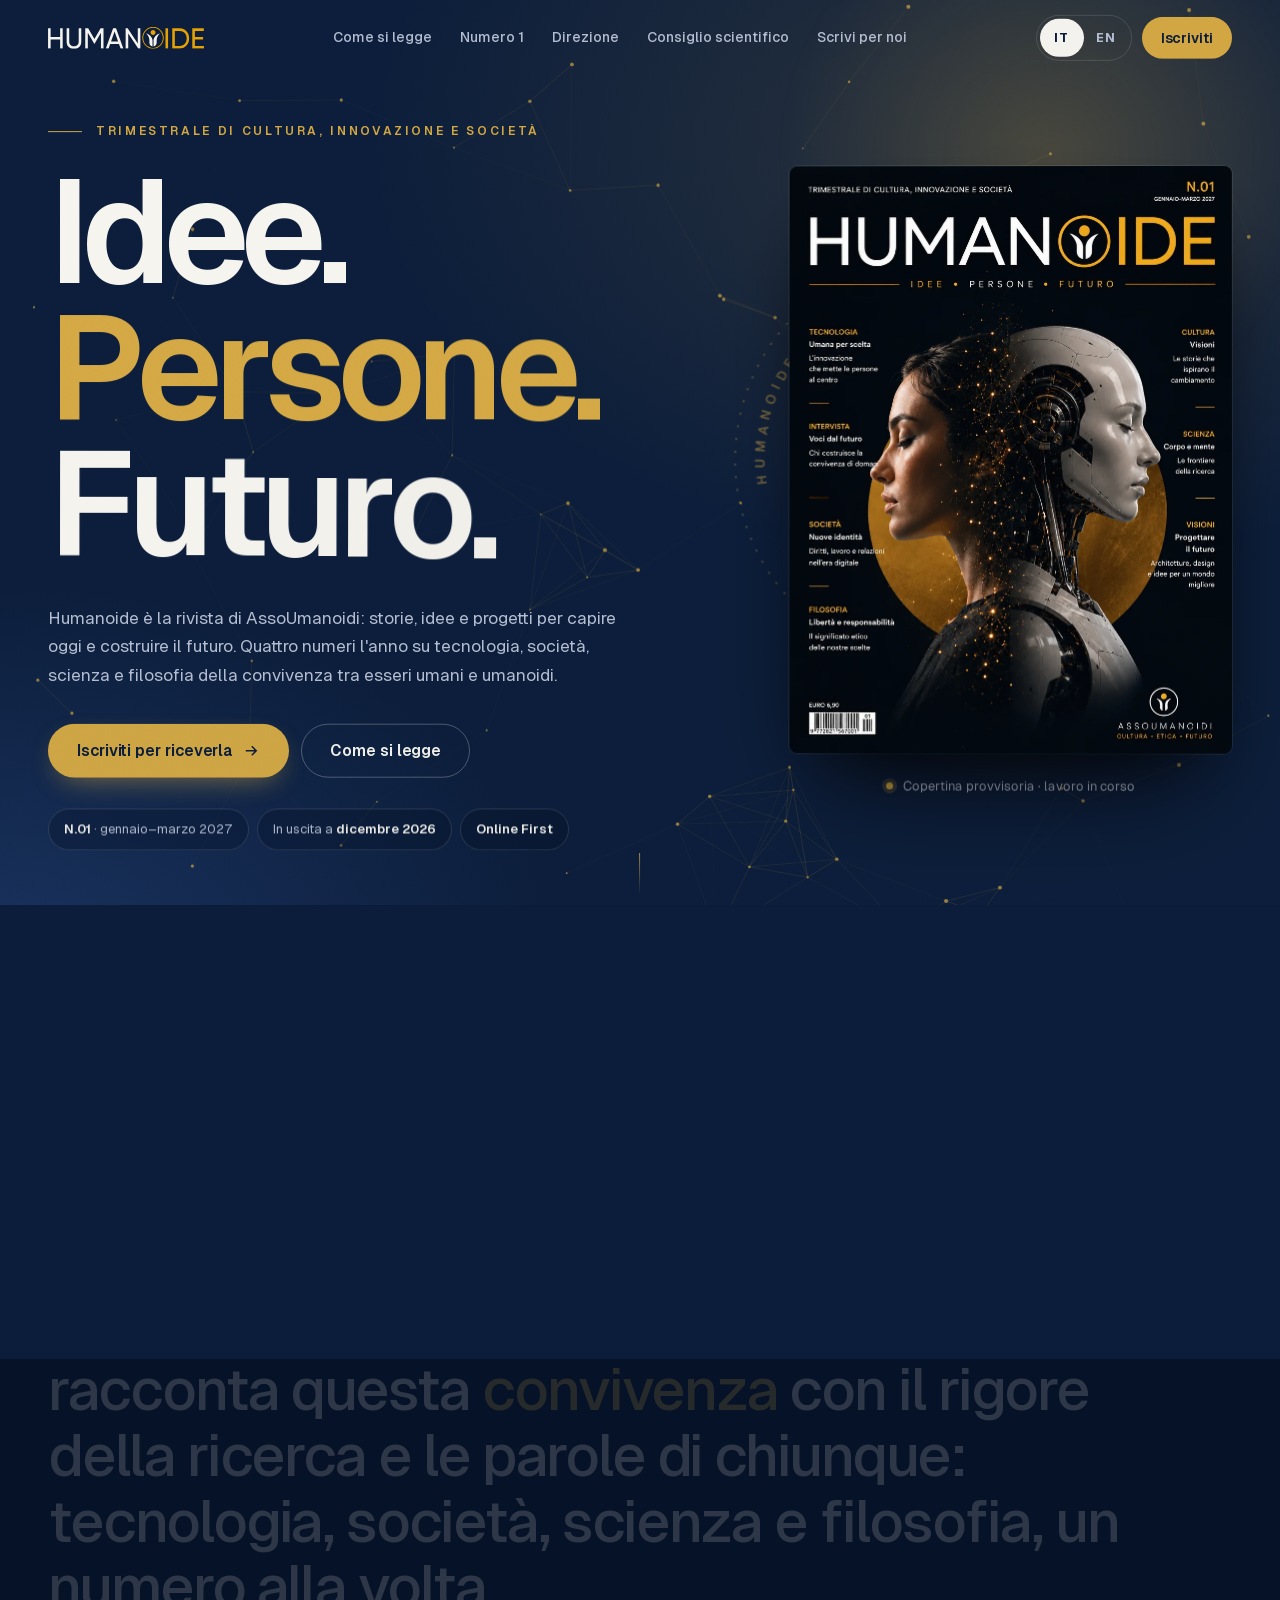
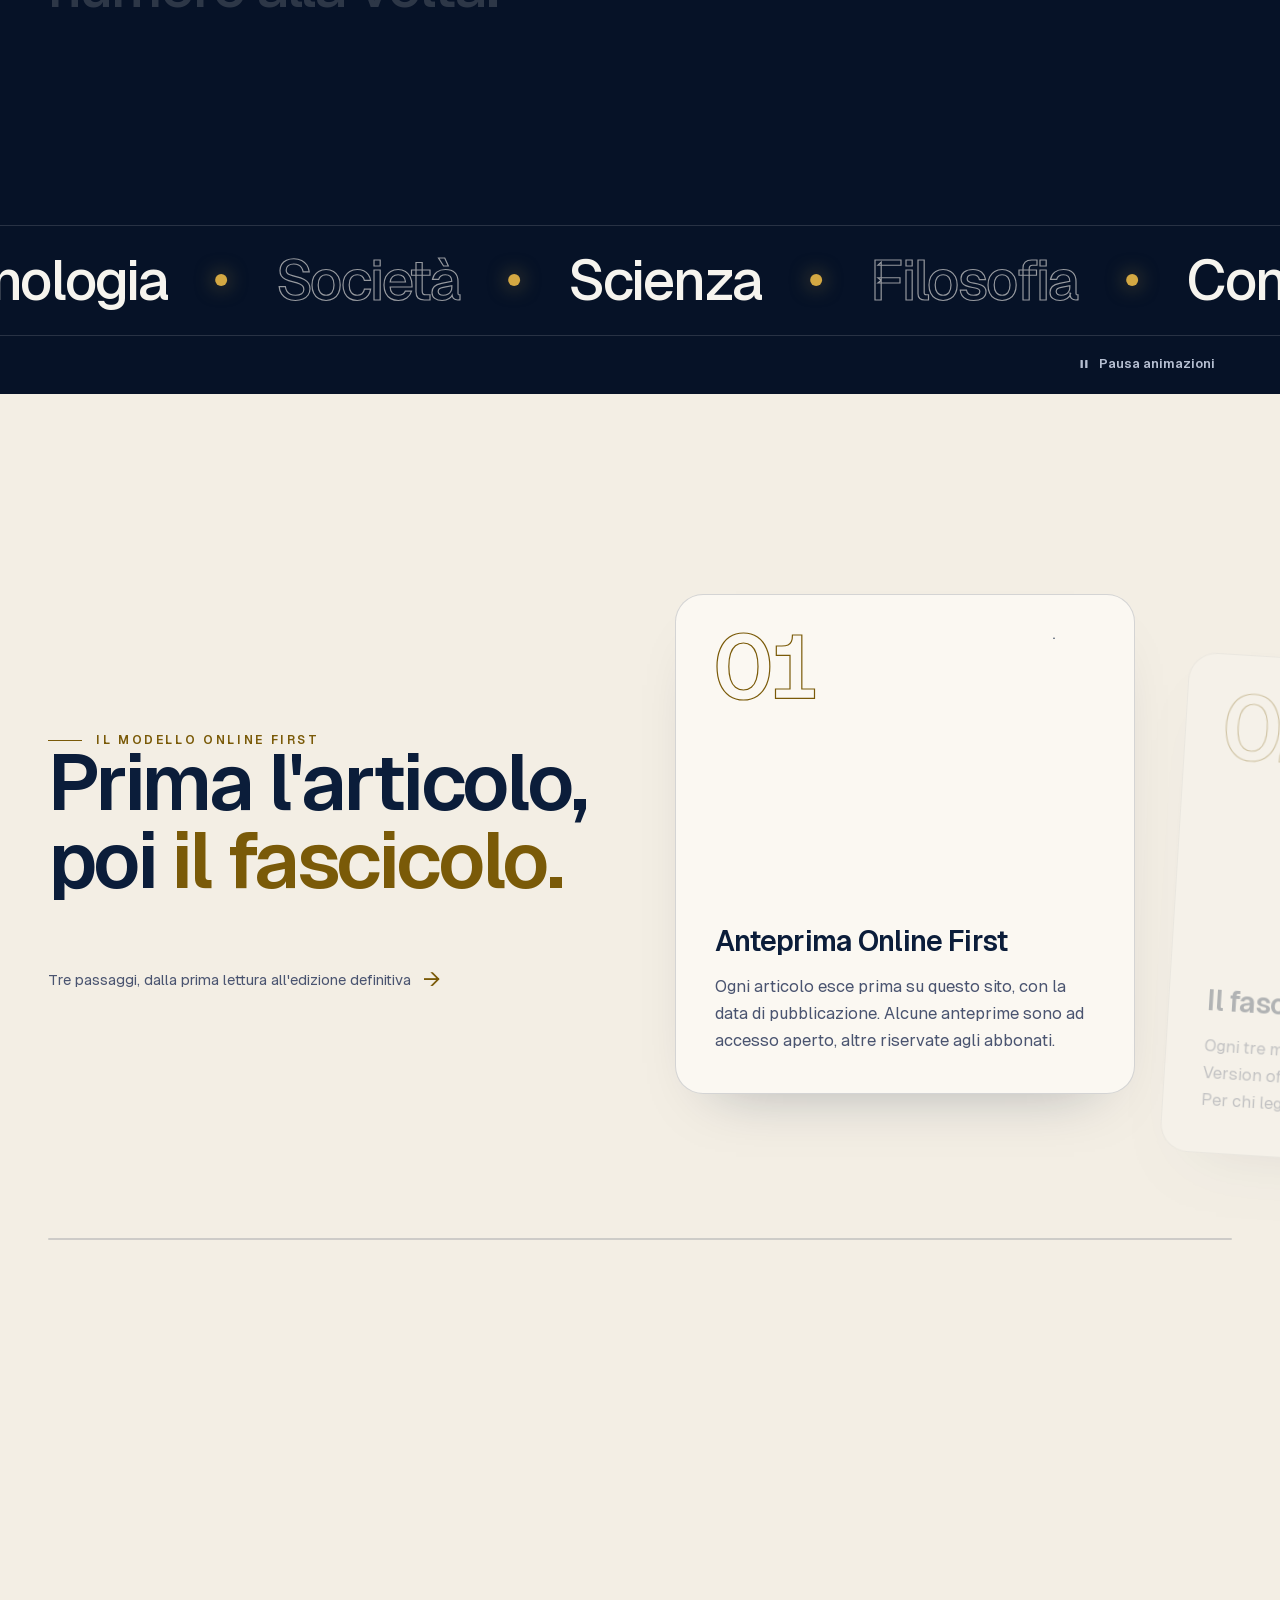
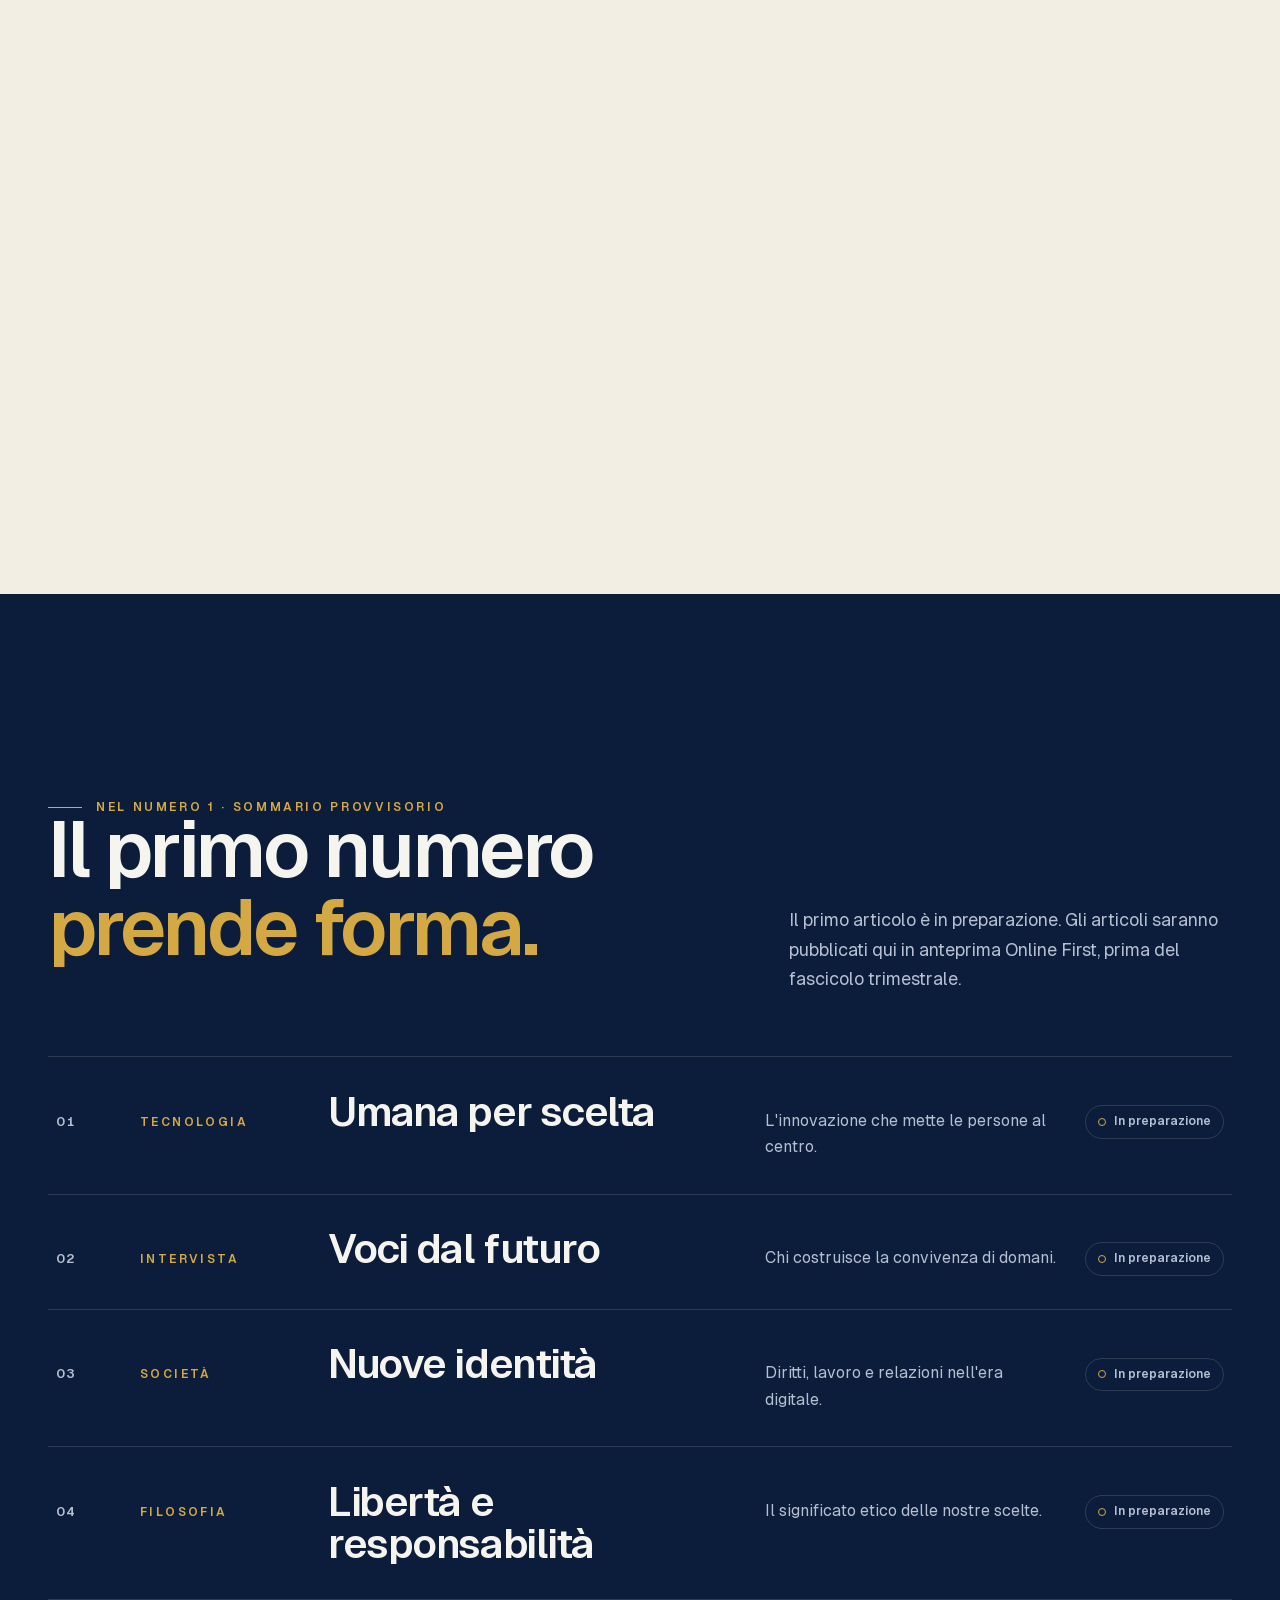
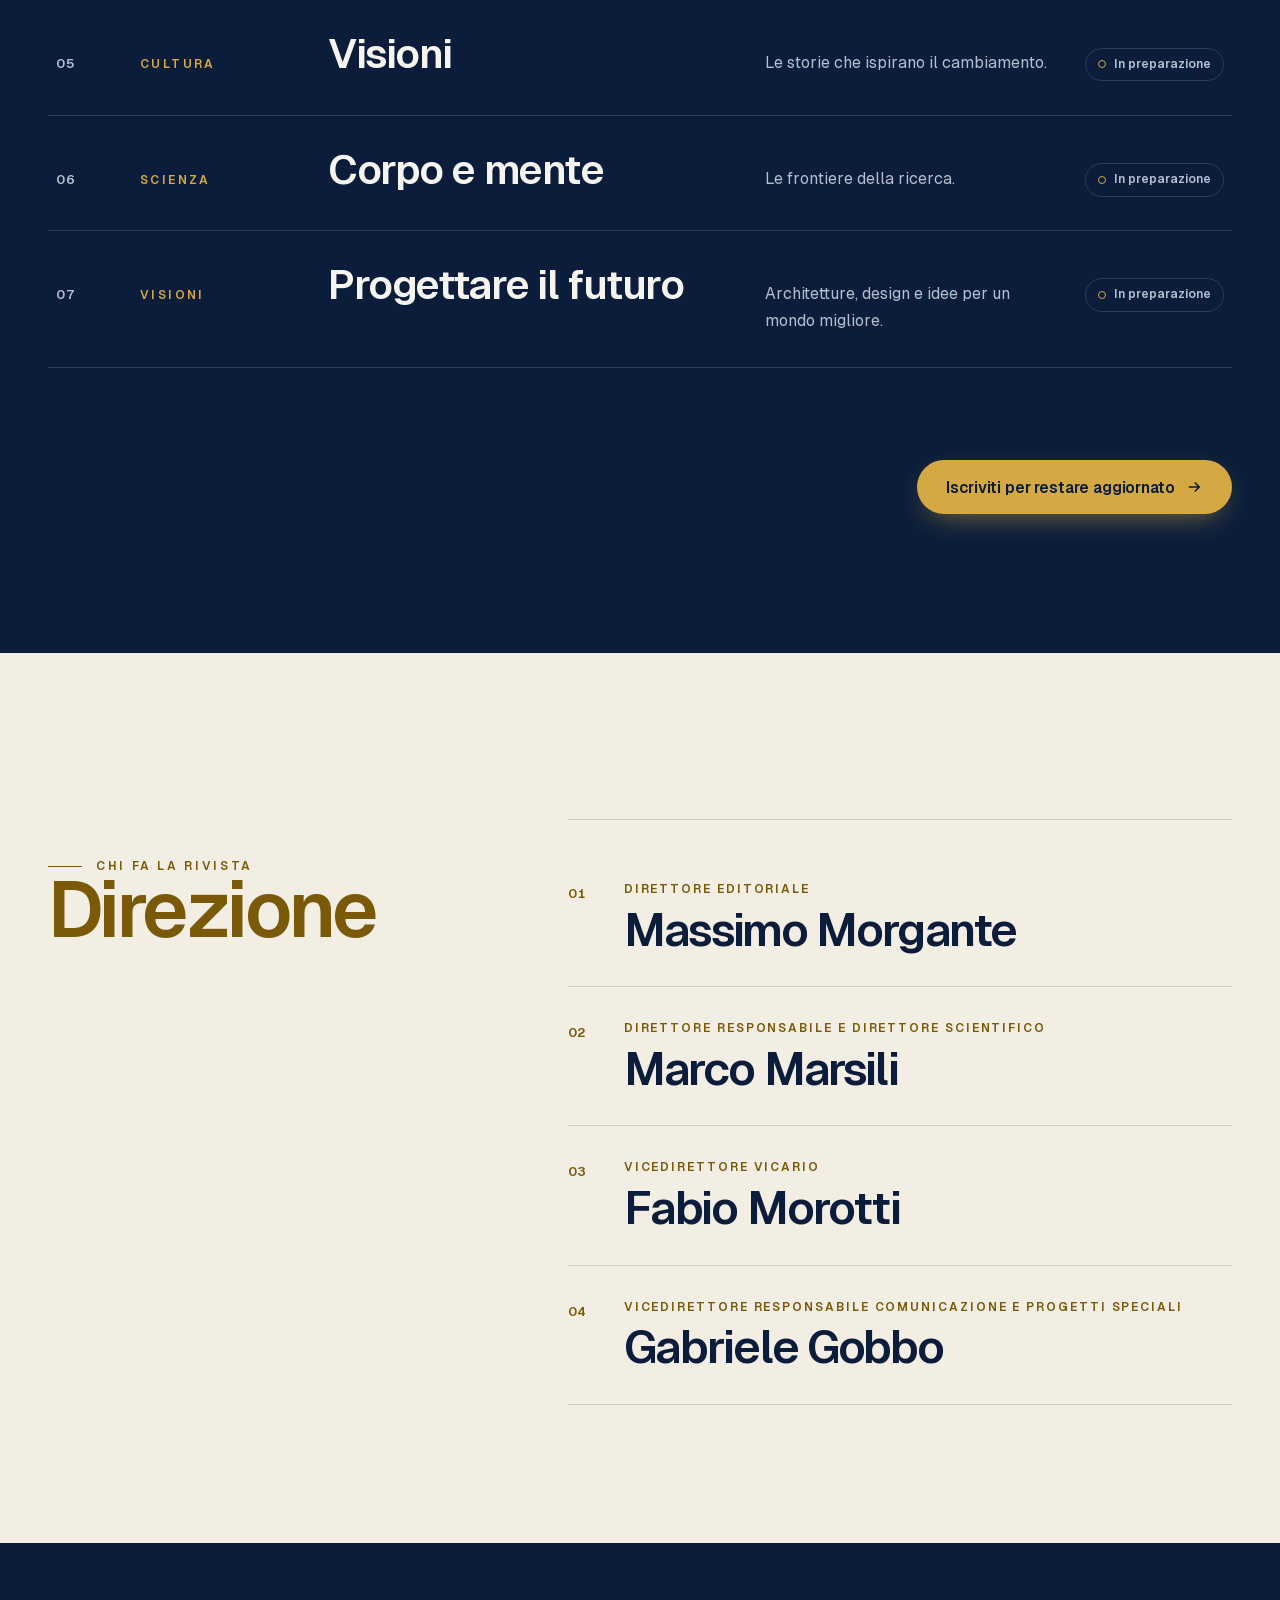
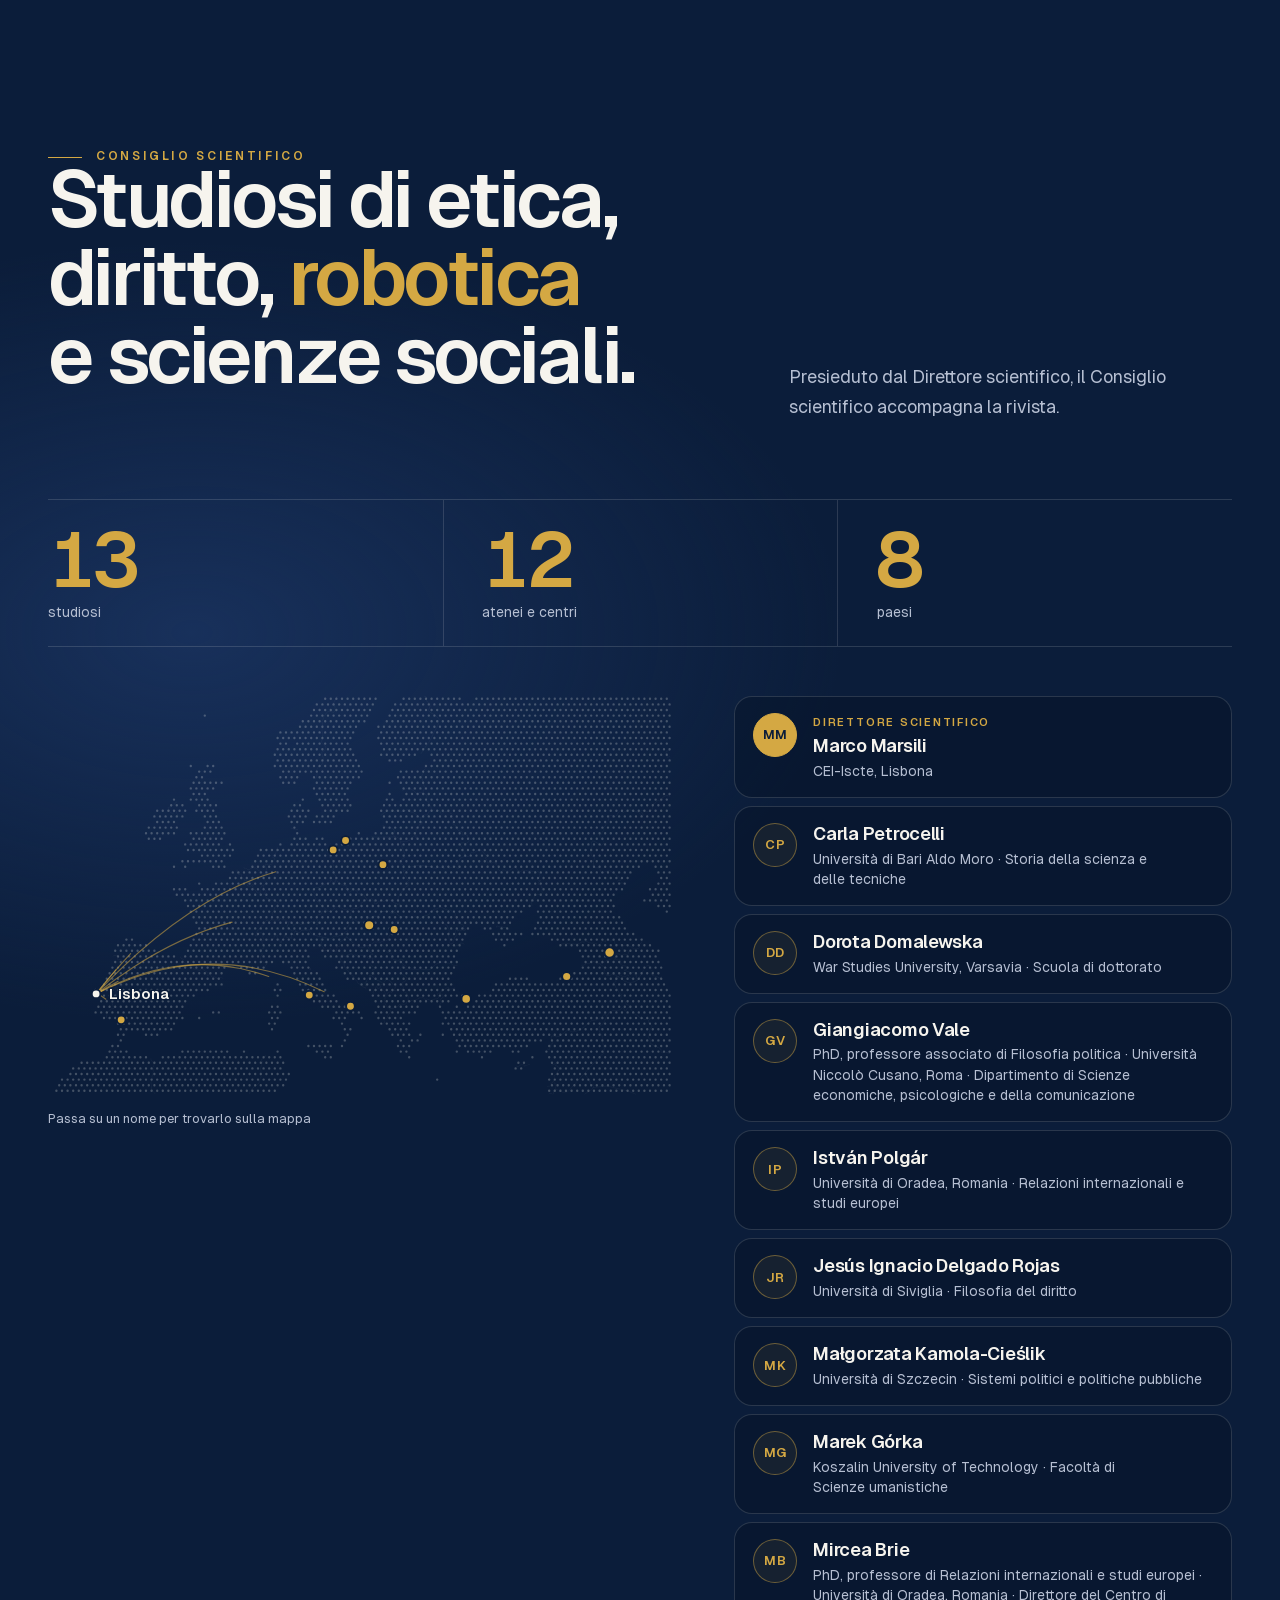
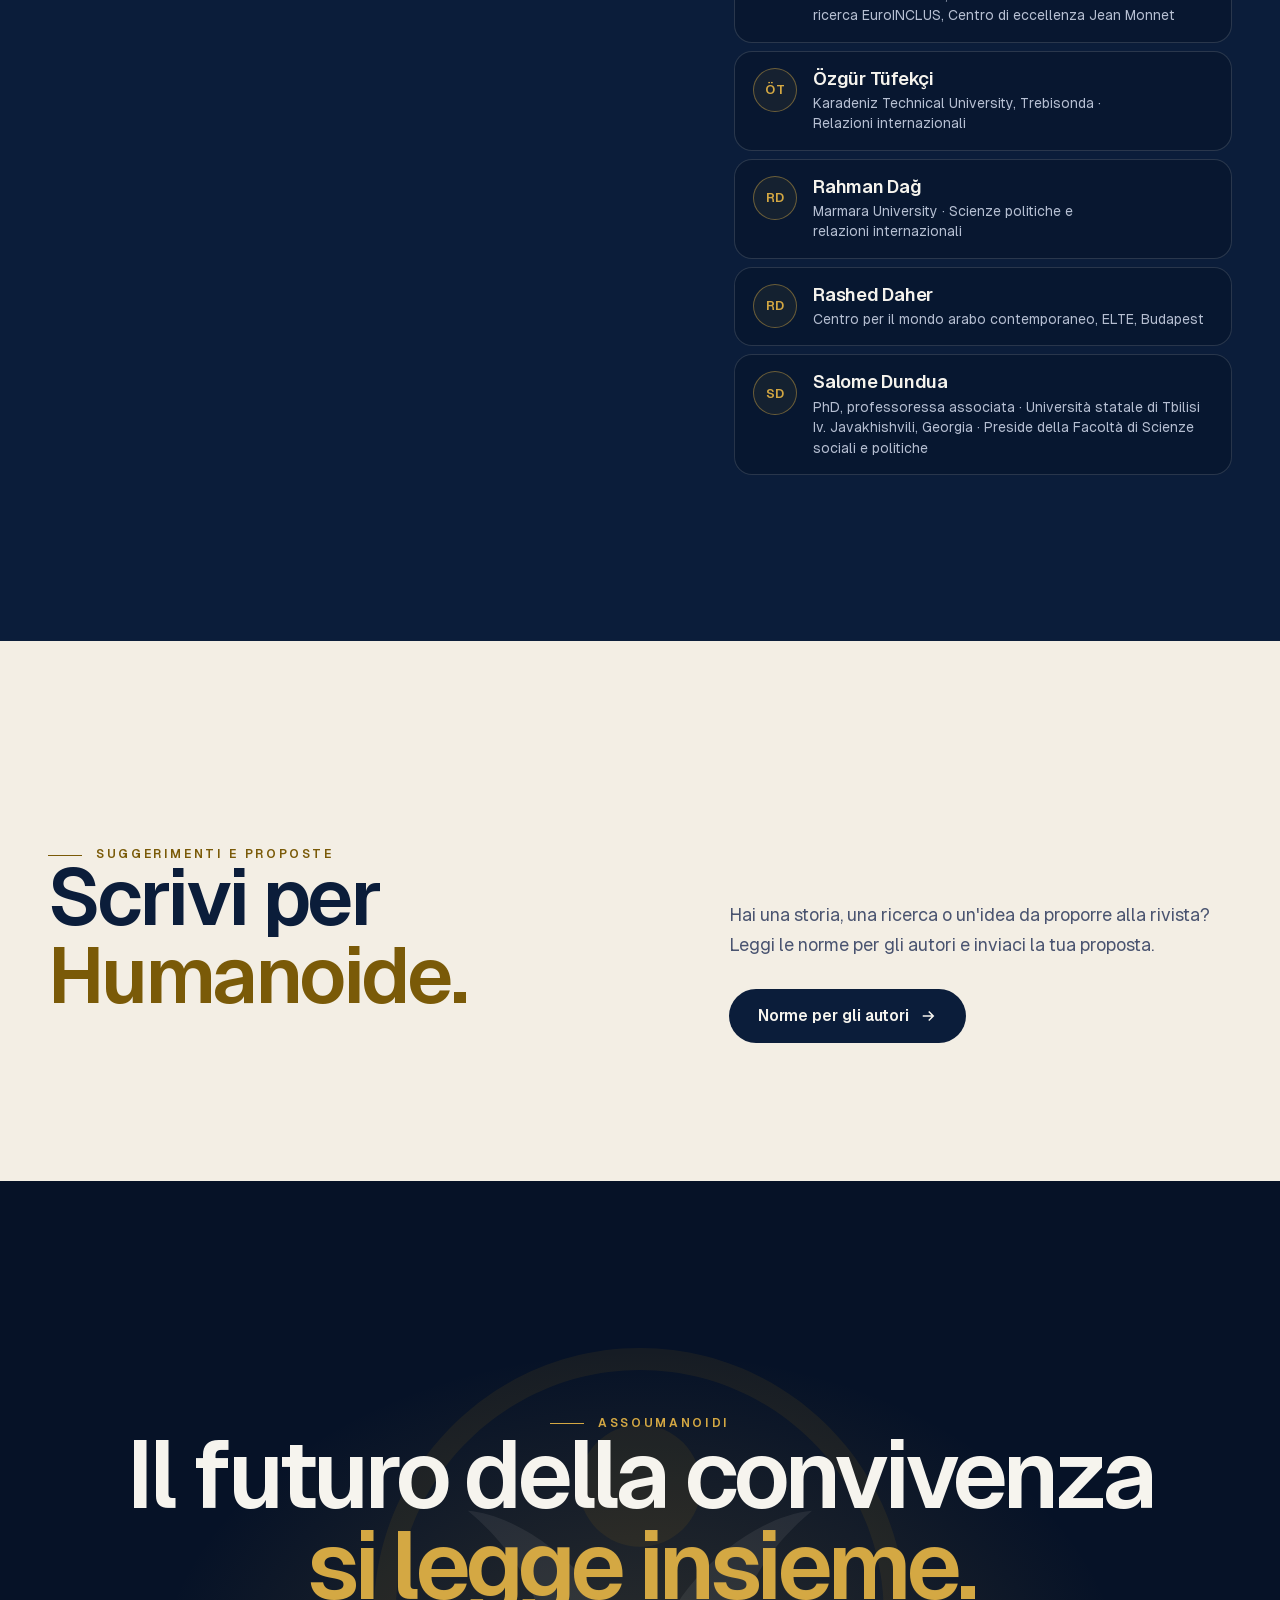
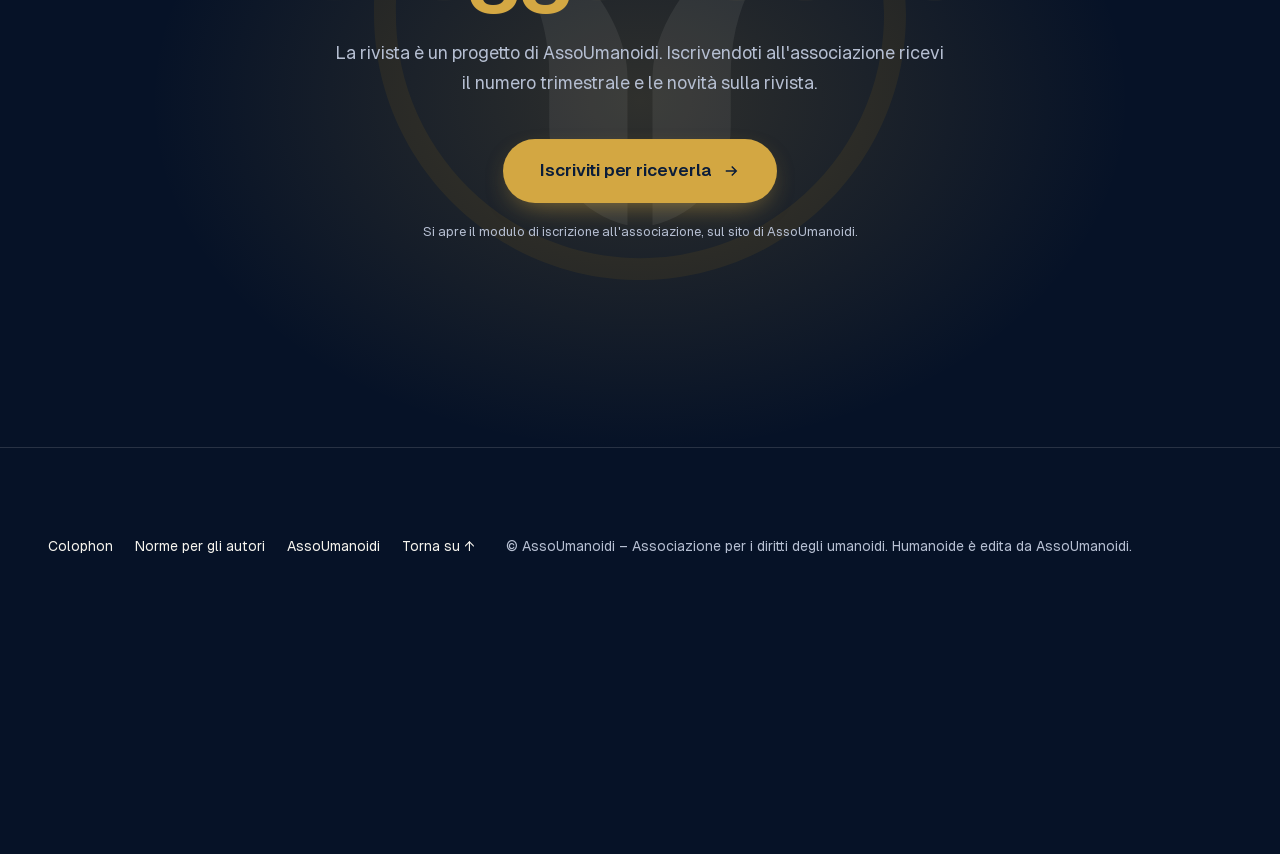
<file: index.html>
<!doctype html>
<html lang="it" data-titolo-it="Humanoide — la rivista di AssoUmanoidi" data-titolo-en="Humanoide — the journal of AssoUmanoidi">
<head>
<meta charset="utf-8">
<meta name="viewport" content="width=device-width, initial-scale=1, viewport-fit=cover">
<title>Humanoide — la rivista di AssoUmanoidi</title>
<meta name="description" content="Humanoide è la rivista di AssoUmanoidi: trimestrale di cultura, innovazione e società sulla convivenza tra esseri umani e umanoidi. Online First, numero 1 in uscita a dicembre 2026.">
<link rel="canonical" href="https://humanoideonline.com/">
<link rel="alternate" hreflang="it" href="https://humanoideonline.com/">
<meta property="og:title" content="Humanoide — idee, persone, futuro">
<meta property="og:description" content="La rivista di AssoUmanoidi sulla convivenza tra esseri umani e umanoidi.">
<meta property="og:image" content="https://humanoideonline.com/rivista-copertina.webp">
<meta property="og:type" content="website">
<meta name="twitter:card" content="summary_large_image">
<meta name="theme-color" content="#0b1d3a">
<link rel="icon" href="icon.svg" type="image/svg+xml">
<link rel="apple-touch-icon" href="apple-icon.png">
<link rel="preload" href="fonts/Geist-Variable.woff2" as="font" type="font/woff2" crossorigin>
<link rel="preload" href="rivista-copertina.webp" as="image" fetchpriority="high">
<link rel="stylesheet" href="stile.css?v=2711d9189b">
<style>
  /* caricamento: deve comparire prima del foglio di stile */
  .carica { display: none; }
  .carica-on .carica { display: block; position: fixed; inset: 0; z-index: 9999; color: #f6f4ee; font-family: 'Geist', system-ui, sans-serif; }
  .carica-on, .carica-on body { overflow: hidden; }
  .car-pan { position: absolute; left: 0; right: 0; height: 50.5%; background: #0b1d3a; transition: transform 1s cubic-bezier(.77,0,.18,1); }
  .car-su { top: 0; } .car-giu { bottom: 0; }
  .car-centro { position: absolute; inset: 0; display: grid; place-content: center; justify-items: center; gap: 22px; transition: opacity .45s, transform .6s cubic-bezier(.6,0,.2,1); }
  .car-segno { width: clamp(84px, 22vw, 120px); height: auto; overflow: visible; }
  .car-anello { fill: none; stroke: #e8a405; stroke-width: 3.1; stroke-linecap: round; stroke-dasharray: 224; stroke-dashoffset: 224; transform: rotate(-90deg); transform-origin: 695.16px 780.02px; }
  .car-testa, .car-braccio { opacity: 0; transition: opacity .5s, transform .7s cubic-bezier(.2,.8,.2,1); transform-box: fill-box; transform-origin: 50% 100%; }
  .car-testa { transform: scale(.2); transform-origin: 50% 50%; }
  .car-braccio { transform: translateY(14px); }
  .car-vivo .car-testa { opacity: 1; transform: none; }
  .car-vivo .car-braccio { opacity: 1; transform: none; transition-delay: .12s; }
  .car-marchio { width: clamp(150px, 40vw, 210px); height: auto; clip-path: inset(0 100% 0 0); transition: clip-path 1.1s cubic-bezier(.77,0,.18,1) .2s; }
  .car-vivo .car-marchio { clip-path: inset(0 0 0 0); }
  .car-piede { position: absolute; left: 24px; right: 24px; bottom: max(24px, env(safe-area-inset-bottom)); display: flex; justify-content: space-between; align-items: flex-end; transition: opacity .4s; }
  .car-n { font-size: clamp(44px, 12vw, 72px); font-weight: 600; letter-spacing: -.05em; line-height: .8; font-variant-numeric: tabular-nums; }
  .car-lab { font-size: 11px; letter-spacing: .24em; text-transform: uppercase; color: rgba(246,244,238,.55); font-weight: 600; }
  .car-linea { position: absolute; left: 0; right: 0; bottom: calc(max(24px, env(safe-area-inset-bottom)) + clamp(64px, 14vw, 96px)); height: 1px; opacity: .6; background: #e8a405; transform: scaleX(0); transform-origin: 0 50%; transition: transform .2s linear; }
  .car-esce .car-centro { opacity: 0; transform: scale(.94); }
  .car-esce .car-piede { opacity: 0; }
  .car-apre .car-su { transform: translateY(-101%); }
  .car-apre .car-giu { transform: translateY(101%); }
  .car-apre .car-linea { opacity: 0; transition: opacity .3s; }
  .car-corto .car-marchio { transition-delay: 0s; transition-duration: .5s; }
</style>
<script>
  // movimento e caricamento: decisi qui, prima del primo disegno, così l'hero non lampeggia.
  // Se lo script principale non parte, la pagina si mostra comunque.
  (function (d) {
    d.classList.add('js');
    try { if (localStorage.getItem('humanoide-lingua') === 'en') d.lang = 'en'; } catch (e) {}
    if (!matchMedia('(prefers-reduced-motion: reduce)').matches) {
      d.classList.add('mo-pre', 'carica-on');
      var via = function () { d.classList.remove('mo-pre'); };
      document.addEventListener('humanoide:pronto', function () { setTimeout(via, 1500); });
      setTimeout(via, 6000);
    }
  })(document.documentElement);
</script>
<script type="application/ld+json">
{"@context":"https://schema.org","@type":"Periodical","name":"Humanoide","url":"https://humanoideonline.com/","description":"Trimestrale di cultura, innovazione e società sulla convivenza tra esseri umani e umanoidi.","inLanguage":["it","en"],"publisher":{"@type":"Organization","name":"AssoUmanoidi","url":"https://assoumanoidi.it"},"image":"https://humanoideonline.com/rivista-copertina.webp"}
</script>
</head>
<body class="home">
<div class="carica" id="carica" aria-hidden="true">
  <div class="car-pan car-su"></div><div class="car-pan car-giu"></div>
  <div class="car-linea" id="car-linea"></div>
  <div class="car-centro">
    <svg class="car-segno" viewBox="655 740 80.3 80.3">
      <circle class="car-anello" id="car-anello" cx="695.16" cy="780.02" r="35.6"/>
      <path class="car-testa" fill="#e8a405" d="M 695.164062 753.234375 C 699.929688 753.234375 703.796875 757.101562 703.796875 761.867188 C 703.796875 766.636719 699.929688 770.5 695.164062 770.5 C 690.394531 770.5 686.53125 766.636719 686.53125 761.867188 C 686.53125 757.101562 690.394531 753.234375 695.164062 753.234375 "/>
      <path class="car-braccio" fill="#f6f4ee" d="M 670.816406 765.410156 C 680.554688 766.292969 693.390625 778.027344 693.390625 789.09375 L 693.390625 809.898438 C 686.972656 808.351562 682.324219 803.039062 682.324219 795.957031 L 682.324219 788.648438 C 682.324219 778.46875 677.457031 770.945312 670.816406 765.410156 "/>
      <path class="car-braccio" fill="#f6f4ee" d="M 719.511719 765.410156 C 709.773438 766.292969 696.933594 778.027344 696.933594 789.09375 L 696.933594 809.898438 C 703.351562 808.351562 708 803.039062 708 795.957031 L 708 788.648438 C 708 778.46875 712.871094 770.945312 719.511719 765.410156 "/>
    </svg>
    <img class="car-marchio" src="loghi/humanoide-scuro.svg" width="729" height="100" alt="">
  </div>
  <div class="car-piede"><span class="car-n" id="car-n">000</span><span class="car-lab">N.01 · Online First</span></div>
</div>
<script>
  /* caricamento: il numero segue quello che arriva davvero (carattere, copertina, pagina) */
  (function (d) {
    if (!d.classList.contains('carica-on')) return;
    var box = document.getElementById('carica'), n = document.getElementById('car-n'),
        anello = document.getElementById('car-anello'), linea = document.getElementById('car-linea');
    var corto = false;
    try { corto = sessionStorage.getItem('humanoide-visto') === '1' || location.hash.length > 1; sessionStorage.setItem('humanoide-visto', '1'); } catch (e) {}
    if (corto) box.classList.add('car-corto');
    var t0 = performance.now(), MIN = corto ? 450 : 1500, MAX = 4500;
    var meta = 8, visto = 0, finito = false;
    var su = function (v) { meta = Math.min(100, meta + v); };
    if (document.fonts && document.fonts.ready) document.fonts.ready.then(function () { su(30); }); else su(30);
    var img = new Image(); img.onload = img.onerror = function () { su(32); }; img.src = 'rivista-copertina.webp';
    if (document.readyState === 'complete') su(30); else window.addEventListener('load', function () { su(30); });
    requestAnimationFrame(function () { box.classList.add('car-vivo'); });
    function giro(t) {
      var e = t - t0;
      if (e > MAX) meta = 100;
      var limite = meta >= 100 ? 100 : Math.min(meta, 92);
      var tempo = Math.min(1, e / MIN) * 100;         // mai più veloce del tempo minimo
      visto += (Math.min(limite, tempo) - visto) * (corto ? .35 : .12);
      if (Math.min(limite, tempo) - visto < .4 && limite >= 100 && tempo >= 100) visto = 100;
      var v = Math.round(visto);
      n.textContent = ('00' + v).slice(-3);
      anello.style.strokeDashoffset = (224 * (1 - visto / 100)).toFixed(1);
      linea.style.transform = 'scaleX(' + (visto / 100).toFixed(3) + ')';
      if (visto >= 100 && !finito) { finito = true; esci(); return; }
      requestAnimationFrame(giro);
    }
    requestAnimationFrame(giro);
    function esci() {
      box.classList.add('car-esce');
      setTimeout(function () {
        box.classList.add('car-apre');
        window.HUMANOIDE_PRONTO = true;
        document.dispatchEvent(new Event('humanoide:pronto'));
      }, corto ? 120 : 380);
      setTimeout(function () { d.classList.remove('carica-on'); box.remove(); }, corto ? 1250 : 1500);
    }
  })(document.documentElement);
</script>
<a class="salta" href="#contenuto"><span lang="it">Vai al contenuto</span><span lang="en">Skip to content</span></a>
<div class="avanza" aria-hidden="true"><i id="avanza"></i></div>
<div class="grana" aria-hidden="true"></div>

<header class="testa" id="testa">
  <div class="wrap">
    <a class="logo" href="#top" aria-label="Humanoide – inizio pagina"><img src="loghi/humanoide-scuro.svg" width="729" height="100" alt="Humanoide"></a>
    <nav class="nav" aria-label="Sezioni / Sections">
      <a href="#come"><span lang="it">Come si legge</span><span lang="en">How to read</span></a>
      <a href="#articoli"><span lang="it">Numero 1</span><span lang="en">Issue 1</span></a>
      <a href="#direzione"><span lang="it">Direzione</span><span lang="en">Editorial board</span></a>
      <a href="#consiglio"><span lang="it">Consiglio scientifico</span><span lang="en">Scientific Council</span></a>
      <a href="#scrivi"><span lang="it">Scrivi per noi</span><span lang="en">Write for us</span></a>
    </nav>
    <div class="destra">
      <div class="lingua" role="group" aria-label="Lingua / Language">
        <button type="button" data-lingua="it" aria-pressed="true" aria-label="IT – Italiano">IT</button>
        <button type="button" data-lingua="en" aria-pressed="false" aria-label="EN – English">EN</button>
      </div>
      <a class="btn btn-oro btn-mini" href="https://assoumanoidi.it/#aderisci" data-it="https://assoumanoidi.it/#aderisci" data-en="https://assoumanoidi.it/en#aderisci"><span lang="it">Iscriviti</span><span lang="en">Subscribe</span></a>
      <button type="button" class="menu-btn" id="menu-btn" aria-expanded="false" aria-controls="menu-mob">
        <span class="menu-ic" aria-hidden="true"><i></i><i></i></span>
        <span class="vh"><span lang="it">Menu</span><span lang="en">Menu</span></span>
      </button>
    </div>
  </div>
</header>

<div class="menu-mob" id="menu-mob" hidden>
  <nav aria-label="Menu">
    <a href="#come"><span class="mm-n">01</span><span lang="it">Come si legge</span><span lang="en">How to read</span></a>
    <a href="#articoli"><span class="mm-n">02</span><span lang="it">Numero 1</span><span lang="en">Issue 1</span></a>
    <a href="#direzione"><span class="mm-n">03</span><span lang="it">Direzione</span><span lang="en">Editorial board</span></a>
    <a href="#consiglio"><span class="mm-n">04</span><span lang="it">Consiglio scientifico</span><span lang="en">Scientific Council</span></a>
    <a href="#scrivi"><span class="mm-n">05</span><span lang="it">Scrivi per noi</span><span lang="en">Write for us</span></a>
  </nav>
  <a class="btn btn-oro" href="https://assoumanoidi.it/#aderisci" data-it="https://assoumanoidi.it/#aderisci" data-en="https://assoumanoidi.it/en#aderisci">
    <span lang="it">Iscriviti per riceverla</span><span lang="en">Subscribe to receive it</span>
    <svg viewBox="0 0 24 24" fill="none" stroke="currentColor" stroke-width="2" aria-hidden="true"><path d="M5 12h14M13 6l6 6-6 6"/></svg>
  </a>
</div>

<main id="contenuto">

  <!-- ================================================= HERO -->
  <section class="hero" id="top" aria-labelledby="titolo">
    <canvas class="rete" id="rete" aria-hidden="true"></canvas>
    <div class="hero-alone" aria-hidden="true"></div>
    <div class="wrap hero-griglia">
      <div class="hero-testo">
        <p class="occhiello h-su"><span lang="it">Trimestrale di cultura, innovazione e società</span><span lang="en">Quarterly of culture, innovation and society</span></p>
        <h1 id="titolo" class="hero-titolo">
          <span lang="it"><span class="riga"><span class="riga-in">Idee.</span></span><span class="riga"><span class="riga-in oro">Persone.</span></span><span class="riga"><span class="riga-in">Futuro.</span></span></span>
          <span lang="en"><span class="riga"><span class="riga-in">Ideas.</span></span><span class="riga"><span class="riga-in oro">People.</span></span><span class="riga"><span class="riga-in">Future.</span></span></span>
        </h1>
        <p class="lead h-su">
          <span lang="it">Humanoide è la rivista di AssoUmanoidi: storie, idee e progetti per capire oggi e costruire il futuro. Quattro numeri l'anno su tecnologia, società, scienza e filosofia della convivenza tra esseri umani e umanoidi.</span>
          <span lang="en">Humanoide is the magazine of AssoUmanoidi: stories, ideas and projects to understand today and build the future. Four issues a year on technology, society, science and the philosophy of coexistence between humans and humanoids.</span>
        </p>
        <div class="azioni h-su">
          <a class="btn btn-oro magnete" href="https://assoumanoidi.it/#aderisci" data-it="https://assoumanoidi.it/#aderisci" data-en="https://assoumanoidi.it/en#aderisci">
            <span lang="it">Iscriviti per riceverla</span><span lang="en">Subscribe to receive it</span>
            <svg viewBox="0 0 24 24" fill="none" stroke="currentColor" stroke-width="2" aria-hidden="true"><path d="M5 12h14M13 6l6 6-6 6"/></svg>
          </a>
          <a class="btn btn-linea" href="#come"><span lang="it">Come si legge</span><span lang="en">How to read it</span></a>
        </div>
        <ul class="chip h-su">
          <li><strong>N.01</strong> · <span lang="it">gennaio–marzo 2027</span><span lang="en">January–March 2027</span></li>
          <li><span lang="it">In uscita a <strong>dicembre 2026</strong></span><span lang="en">Out in <strong>December 2026</strong></span></li>
          <li><strong>Online First</strong></li>
        </ul>
      </div>

      <figure class="cop" id="cop">
        <div class="cop-para">
        <svg class="cop-anello" viewBox="0 0 200 200" aria-hidden="true">
          <defs><path id="cerchio" d="M100,100 m-82,0 a82,82 0 1,1 164,0 a82,82 0 1,1 -164,0"/></defs>
          <circle cx="100" cy="100" r="96" fill="none" stroke="currentColor" stroke-width=".6" stroke-dasharray="1 5"/>
          <text><textPath href="#cerchio">HUMANOIDE · N.01 · ONLINE FIRST · IDEE · PERSONE · FUTURO ·</textPath></text>
        </svg>
        <div class="cop-in" id="copin">
          <img src="rivista-copertina.webp" width="880" height="1168" fetchpriority="high" decoding="async"
               alt="Copertina provvisoria di Humanoide, numero 1, gennaio–marzo 2027: il volto di una donna accanto a un volto robotico">
          <span class="cop-luce" aria-hidden="true"></span>
        </div>
        </div>
        <figcaption><span lang="it">Copertina provvisoria · lavoro in corso</span><span lang="en">Provisional cover · work in progress</span></figcaption>
      </figure>
    </div>
    <a class="scorri" href="#manifesto"><span class="scorri-linea" aria-hidden="true"></span><span lang="it">Scorri</span><span lang="en">Scroll</span></a>
  </section>

  <!-- ================================================= MANIFESTO -->
  <section class="manifesto" id="manifesto" aria-label="Manifesto">
    <div class="wrap">
      <p class="occhiello rv"><span lang="it">Perché Humanoide</span><span lang="en">Why Humanoide</span></p>
      <p class="manifesto-testo" data-accendi>
        <span lang="it">Gli umanoidi escono dai laboratori ed entrano nella vita di tutti. Humanoide racconta questa convivenza con il rigore della ricerca e le parole di chiunque: tecnologia, società, scienza e filosofia, un numero alla volta.</span>
        <span lang="en">Humanoids are leaving the lab and entering everyday life. Humanoide tells the story of this coexistence with the rigour of research and in words anyone can read: technology, society, science and philosophy, one issue at a time.</span>
      </p>
    </div>
  </section>

  <!-- ================================================= FASCIA -->
  <div class="fascia-wrap">
    <div class="fascia" aria-hidden="true">
      <div class="fascia-pista" id="fascia">
        <div class="fascia-gr">
          <span lang="it">Tecnologia</span><span lang="en">Technology</span><i></i>
          <span class="o" lang="it">Società</span><span class="o" lang="en">Society</span><i></i>
          <span lang="it">Scienza</span><span lang="en">Science</span><i></i>
          <span class="o" lang="it">Filosofia</span><span class="o" lang="en">Philosophy</span><i></i>
          <span lang="it">Convivenza</span><span lang="en">Coexistence</span><i></i>
        </div>
        <div class="fascia-gr">
          <span lang="it">Tecnologia</span><span lang="en">Technology</span><i></i>
          <span class="o" lang="it">Società</span><span class="o" lang="en">Society</span><i></i>
          <span lang="it">Scienza</span><span lang="en">Science</span><i></i>
          <span class="o" lang="it">Filosofia</span><span class="o" lang="en">Philosophy</span><i></i>
          <span lang="it">Convivenza</span><span lang="en">Coexistence</span><i></i>
        </div>
      </div>
    </div>
    <div class="pausa-riga" id="pausa-riga"><div class="wrap">
      <button type="button" class="pausa" id="pausa" aria-pressed="false">
        <svg class="ic-pausa" viewBox="0 0 24 24" fill="currentColor" aria-hidden="true"><rect x="6" y="5" width="4" height="14" rx="1"/><rect x="14" y="5" width="4" height="14" rx="1"/></svg>
        <svg class="ic-play" viewBox="0 0 24 24" fill="currentColor" aria-hidden="true"><path d="M7 5l12 7-12 7z"/></svg>
        <span lang="it">Pausa animazioni</span><span lang="en">Pause animations</span>
      </button>
    </div></div>
  </div>

  <!-- ================================================= COME SI LEGGE -->
  <section class="come carta" id="come" aria-labelledby="t-come">
    <div class="come-pin">
      <div class="come-pista" id="come-pista">
        <div class="come-intro">
          <p class="occhiello rv"><span lang="it">Il modello Online First</span><span lang="en">The Online First model</span></p>
          <h2 id="t-come" class="titolo-sez" data-titolo>
            <span lang="it">Prima l'articolo, poi <em>il fascicolo.</em></span>
            <span lang="en">First the article, then <em>the issue.</em></span>
          </h2>
          <p class="muto rv come-guida" aria-hidden="true"><span lang="it">Tre passaggi, dalla prima lettura all'edizione definitiva</span><span lang="en">Three steps, from first read to the definitive edition</span> <span class="freccia">→</span></p>
        </div>
        <ol class="passi">
          <li class="passo">
            <span class="n" aria-hidden="true">01</span>
            <svg class="ico" viewBox="0 0 64 64" aria-hidden="true"><path d="M16 6h22l10 10v42H16z"/><path d="M38 6v10h10"/><path d="M22 28h20M22 36h20M22 44h12"/><circle cx="48" cy="48" r="9"/><path d="M48 43v5l3 3"/></svg>
            <h3><span lang="it">Anteprima Online First</span><span lang="en">Online First preview</span></h3>
            <p><span lang="it">Ogni articolo esce prima su questo sito, con la data di pubblicazione. Alcune anteprime sono ad accesso aperto, altre riservate agli abbonati.</span>
               <span lang="en">Each article appears first on this site, with its publication date. Some previews are open access, others are reserved for subscribers.</span></p>
          </li>
          <li class="passo">
            <span class="n" aria-hidden="true">02</span>
            <svg class="ico" viewBox="0 0 64 64" aria-hidden="true"><path d="M12 14h30v44H12z"/><path d="M18 8h30v44"/><path d="M24 2h30v44"/><path d="M18 26h18M18 34h18M18 42h10"/></svg>
            <h3><span lang="it">Il fascicolo trimestrale</span><span lang="en">The quarterly issue</span></h3>
            <p><span lang="it">Ogni tre mesi un PDF raccoglie gli articoli: è la Version of Record, l'edizione ufficiale e definitiva. Per chi legge è ad accesso libero.</span>
               <span lang="en">Every three months a PDF gathers the articles: it is the Version of Record, the official and definitive edition. It is free for readers.</span></p>
          </li>
          <li class="passo">
            <span class="n" aria-hidden="true">03</span>
            <svg class="ico" viewBox="0 0 64 64" aria-hidden="true"><circle cx="32" cy="32" r="24"/><path d="M8 32h48"/><path d="M32 8c8 7 11 15 11 24s-3 17-11 24c-8-7-11-15-11-24s3-17 11-24z"/><path d="M12 20h40M12 44h40"/></svg>
            <h3><span lang="it">In più lingue</span><span lang="en">In several languages</span></h3>
            <p><span lang="it">La rivista è multilingue, con traduzione automatica tramite intelligenza artificiale sulla piattaforma Speaqi. L'originale resta disponibile e prevale in caso di discrepanze.</span>
               <span lang="en">The journal is multilingual, with automatic AI translation on the Speaqi platform. The original remains available and prevails in case of discrepancies.</span></p>
          </li>
        </ol>
      </div>
      <div class="come-barra" aria-hidden="true"><i id="come-barra"></i></div>
    </div>
  </section>

  <!-- ================================================= NUMERO 1 -->
  <section class="sez numero" id="articoli" aria-labelledby="t-art">
    <div class="wrap">
      <div class="sez-testa">
        <div>
          <p class="occhiello rv"><span lang="it">Nel numero 1 · sommario provvisorio</span><span lang="en">In issue 1 · provisional contents</span></p>
          <h2 id="t-art" class="titolo-sez" data-titolo>
            <span lang="it">Il primo numero <em>prende forma.</em></span>
            <span lang="en">The first issue <em>takes shape.</em></span>
          </h2>
        </div>
        <p class="muto rv">
          <span lang="it">Il primo articolo è in preparazione. Gli articoli saranno pubblicati qui in anteprima Online First, prima del fascicolo trimestrale.</span>
          <span lang="en">The first article is in the making. Articles will be published here in Online First preview, ahead of the quarterly issue.</span>
        </p>
      </div>

      <ol class="sommario" id="sommario">
        <li class="voce"><span class="v-n">01</span><span class="v-rub"><span lang="it">Tecnologia</span><span lang="en">Technology</span></span>
          <span class="v-tit"><span lang="it">Umana per scelta</span><span lang="en">Human by choice</span></span>
          <span class="v-txt"><span lang="it">L'innovazione che mette le persone al centro.</span><span lang="en">Innovation that puts people first.</span></span>
          <span class="v-stato"><span lang="it">In preparazione</span><span lang="en">In the making</span></span></li>
        <li class="voce"><span class="v-n">02</span><span class="v-rub"><span lang="it">Intervista</span><span lang="en">Interview</span></span>
          <span class="v-tit"><span lang="it">Voci dal futuro</span><span lang="en">Voices of the future</span></span>
          <span class="v-txt"><span lang="it">Chi costruisce la convivenza di domani.</span><span lang="en">Those who build tomorrow's coexistence.</span></span>
          <span class="v-stato"><span lang="it">In preparazione</span><span lang="en">In the making</span></span></li>
        <li class="voce"><span class="v-n">03</span><span class="v-rub"><span class="o" lang="it">Società</span><span class="o" lang="en">Society</span></span>
          <span class="v-tit"><span lang="it">Nuove identità</span><span lang="en">New identities</span></span>
          <span class="v-txt"><span lang="it">Diritti, lavoro e relazioni nell'era digitale.</span><span lang="en">Rights, work and relationships in the digital age.</span></span>
          <span class="v-stato"><span lang="it">In preparazione</span><span lang="en">In the making</span></span></li>
        <li class="voce"><span class="v-n">04</span><span class="v-rub"><span class="o" lang="it">Filosofia</span><span class="o" lang="en">Philosophy</span></span>
          <span class="v-tit"><span lang="it">Libertà e responsabilità</span><span lang="en">Freedom and responsibility</span></span>
          <span class="v-txt"><span lang="it">Il significato etico delle nostre scelte.</span><span lang="en">The ethical meaning of our choices.</span></span>
          <span class="v-stato"><span lang="it">In preparazione</span><span lang="en">In the making</span></span></li>
        <li class="voce"><span class="v-n">05</span><span class="v-rub"><span lang="it">Cultura</span><span lang="en">Culture</span></span>
          <span class="v-tit"><span lang="it">Visioni</span><span lang="en">Visions</span></span>
          <span class="v-txt"><span lang="it">Le storie che ispirano il cambiamento.</span><span lang="en">The stories that inspire change.</span></span>
          <span class="v-stato"><span lang="it">In preparazione</span><span lang="en">In the making</span></span></li>
        <li class="voce"><span class="v-n">06</span><span class="v-rub"><span lang="it">Scienza</span><span lang="en">Science</span></span>
          <span class="v-tit"><span lang="it">Corpo e mente</span><span lang="en">Body and mind</span></span>
          <span class="v-txt"><span lang="it">Le frontiere della ricerca.</span><span lang="en">The frontiers of research.</span></span>
          <span class="v-stato"><span lang="it">In preparazione</span><span lang="en">In the making</span></span></li>
        <li class="voce"><span class="v-n">07</span><span class="v-rub"><span lang="it">Visioni</span><span lang="en">Visions</span></span>
          <span class="v-tit"><span lang="it">Progettare il futuro</span><span lang="en">Designing the future</span></span>
          <span class="v-txt"><span lang="it">Architetture, design e idee per un mondo migliore.</span><span lang="en">Architecture, design and ideas for a better world.</span></span>
          <span class="v-stato"><span lang="it">In preparazione</span><span lang="en">In the making</span></span></li>
      </ol>
      <div class="anteprima" id="anteprima" aria-hidden="true"><img src="rivista-copertina.webp" alt="" width="880" height="1168" loading="lazy"></div>

      <div class="numero-cta rv">
        <a class="btn btn-oro magnete" href="https://assoumanoidi.it/#aderisci" data-it="https://assoumanoidi.it/#aderisci" data-en="https://assoumanoidi.it/en#aderisci">
          <span lang="it">Iscriviti per restare aggiornato</span><span lang="en">Subscribe to stay updated</span>
          <svg viewBox="0 0 24 24" fill="none" stroke="currentColor" stroke-width="2" aria-hidden="true"><path d="M5 12h14M13 6l6 6-6 6"/></svg>
        </a>
      </div>
    </div>
  </section>

  <!-- ================================================= DIREZIONE -->
  <section class="sez carta direzione" id="direzione" aria-labelledby="t-dir">
    <div class="wrap dir">
      <div class="dir-testa">
        <p class="occhiello rv"><span lang="it">Chi fa la rivista</span><span lang="en">Who makes the journal</span></p>
        <h2 id="t-dir" class="titolo-sez" data-titolo>
          <span lang="it"><em>Direzione</em></span>
          <span lang="en"><em>Editorial</em> board</span>
        </h2>
      </div>
      <ul class="ruoli">
        <li class="rv"><small><span lang="it">Direttore editoriale</span><span lang="en">Editorial Director</span></small><b>Massimo Morgante</b></li>
        <li class="rv"><small><span lang="it">Direttore responsabile e direttore scientifico</span><span lang="en">Editor-in-Chief and Scientific Director</span></small><b>Marco Marsili</b></li>
        <li class="rv"><small><span lang="it">Vicedirettore vicario</span><span lang="en">Deputy Editor-in-Chief</span></small><b>Fabio Morotti</b></li>
        <li class="rv"><small><span lang="it">Vicedirettore responsabile comunicazione e progetti speciali</span><span lang="en">Deputy Editor for Communications and Special Projects</span></small><b>Gabriele Gobbo</b></li>
      </ul>
    </div>
  </section>

  <!-- ================================================= CONSIGLIO -->
  <section class="sez consiglio" id="consiglio" aria-labelledby="t-cons">
    <div class="wrap">
      <div class="sez-testa">
        <div>
          <p class="occhiello rv"><span lang="it">Consiglio scientifico</span><span lang="en">Scientific Council</span></p>
          <h2 id="t-cons" class="titolo-sez" data-titolo>
            <span lang="it">Studiosi di etica, diritto, <em>robotica</em> e scienze sociali.</span>
            <span lang="en">Scholars of ethics, law, <em>robotics</em> and the social sciences.</span>
          </h2>
        </div>
        <p class="muto rv">
          <span lang="it">Presieduto dal Direttore scientifico, il Consiglio scientifico accompagna la rivista.</span>
          <span lang="en">Chaired by the Scientific Director, the Scientific Council supports the journal.</span>
        </p>
      </div>

      <dl class="numeri rv">
        <div><dt><span lang="it">studiosi</span><span lang="en">scholars</span></dt><dd data-conta="13">13</dd></div>
        <div><dt><span lang="it">atenei e centri</span><span lang="en">universities and centres</span></dt><dd data-conta="12">12</dd></div>
        <div><dt><span lang="it">paesi</span><span lang="en">countries</span></dt><dd data-conta="8">8</dd></div>
      </dl>

      <div class="cons-griglia">
        <div class="mappa-box">
          <svg class="mappa" id="mappa" viewBox="0 0 1000 640" role="img" aria-label="Mappa delle sedi del Consiglio scientifico: Lisbona, Bari, Roma, Varsavia, Oradea, Siviglia, Stettino, Koszalin, Trebisonda, Istanbul, Budapest, Tbilisi." data-label-it="Mappa delle sedi del Consiglio scientifico: Lisbona, Bari, Roma, Varsavia, Oradea, Siviglia, Stettino, Koszalin, Trebisonda, Istanbul, Budapest, Tbilisi." data-label-en="Map of the Scientific Council locations: Lisbon, Bari, Rome, Warsaw, Oradea, Seville, Szczecin, Koszalin, Trabzon, Istanbul, Budapest, Tbilisi.">
            <path class="m-punti" d="M445.5 4.5h0M454.5 4.5h0M463.5 4.5h0M472.5 4.5h0M481.5 4.5h0M490.5 4.5h0M499.5 4.5h0M508.5 4.5h0M517.5 4.5h0M526.5 4.5h0M571.5 4.5h0M580.5 4.5h0M589.5 4.5h0M598.5 4.5h0M607.5 4.5h0M616.5 4.5h0M625.5 4.5h0M634.5 4.5h0M643.5 4.5h0M652.5 4.5h0M661.5 4.5h0M688.5 4.5h0M697.5 4.5h0M706.5 4.5h0M715.5 4.5h0M724.5 4.5h0M733.5 4.5h0M742.5 4.5h0M751.5 4.5h0M760.5 4.5h0M769.5 4.5h0M778.5 4.5h0M787.5 4.5h0M796.5 4.5h0M805.5 4.5h0M814.5 4.5h0M823.5 4.5h0M832.5 4.5h0M841.5 4.5h0M850.5 4.5h0M859.5 4.5h0M868.5 4.5h0M877.5 4.5h0M886.5 4.5h0M895.5 4.5h0M904.5 4.5h0M913.5 4.5h0M922.5 4.5h0M931.5 4.5h0M940.5 4.5h0M949.5 4.5h0M958.5 4.5h0M967.5 4.5h0M976.5 4.5h0M985.5 4.5h0M994.5 4.5h0M432.0 13.5h0M441.0 13.5h0M450.0 13.5h0M459.0 13.5h0M468.0 13.5h0M477.0 13.5h0M486.0 13.5h0M495.0 13.5h0M504.0 13.5h0M513.0 13.5h0M522.0 13.5h0M558.0 13.5h0M567.0 13.5h0M576.0 13.5h0M585.0 13.5h0M594.0 13.5h0M603.0 13.5h0M612.0 13.5h0M621.0 13.5h0M630.0 13.5h0M639.0 13.5h0M648.0 13.5h0M657.0 13.5h0M666.0 13.5h0M675.0 13.5h0M684.0 13.5h0M693.0 13.5h0M702.0 13.5h0M711.0 13.5h0M720.0 13.5h0M729.0 13.5h0M738.0 13.5h0M747.0 13.5h0M756.0 13.5h0M765.0 13.5h0M774.0 13.5h0M783.0 13.5h0M792.0 13.5h0M801.0 13.5h0M810.0 13.5h0M819.0 13.5h0M828.0 13.5h0M837.0 13.5h0M846.0 13.5h0M855.0 13.5h0M864.0 13.5h0M873.0 13.5h0M882.0 13.5h0M891.0 13.5h0M900.0 13.5h0M909.0 13.5h0M918.0 13.5h0M927.0 13.5h0M936.0 13.5h0M945.0 13.5h0M954.0 13.5h0M963.0 13.5h0M972.0 13.5h0M981.0 13.5h0M990.0 13.5h0M999.0 13.5h0M427.5 22.5h0M436.5 22.5h0M445.5 22.5h0M454.5 22.5h0M463.5 22.5h0M472.5 22.5h0M481.5 22.5h0M490.5 22.5h0M499.5 22.5h0M508.5 22.5h0M517.5 22.5h0M553.5 22.5h0M562.5 22.5h0M571.5 22.5h0M580.5 22.5h0M589.5 22.5h0M598.5 22.5h0M607.5 22.5h0M616.5 22.5h0M625.5 22.5h0M634.5 22.5h0M643.5 22.5h0M652.5 22.5h0M661.5 22.5h0M670.5 22.5h0M679.5 22.5h0M688.5 22.5h0M697.5 22.5h0M706.5 22.5h0M715.5 22.5h0M724.5 22.5h0M733.5 22.5h0M742.5 22.5h0M751.5 22.5h0M760.5 22.5h0M769.5 22.5h0M778.5 22.5h0M787.5 22.5h0M796.5 22.5h0M805.5 22.5h0M814.5 22.5h0M823.5 22.5h0M832.5 22.5h0M841.5 22.5h0M850.5 22.5h0M859.5 22.5h0M868.5 22.5h0M877.5 22.5h0M886.5 22.5h0M895.5 22.5h0M904.5 22.5h0M913.5 22.5h0M922.5 22.5h0M931.5 22.5h0M940.5 22.5h0M949.5 22.5h0M958.5 22.5h0M967.5 22.5h0M976.5 22.5h0M985.5 22.5h0M994.5 22.5h0M252.0 31.5h0M423.0 31.5h0M432.0 31.5h0M441.0 31.5h0M450.0 31.5h0M459.0 31.5h0M468.0 31.5h0M477.0 31.5h0M486.0 31.5h0M495.0 31.5h0M504.0 31.5h0M513.0 31.5h0M549.0 31.5h0M558.0 31.5h0M567.0 31.5h0M576.0 31.5h0M585.0 31.5h0M594.0 31.5h0M603.0 31.5h0M612.0 31.5h0M621.0 31.5h0M630.0 31.5h0M639.0 31.5h0M648.0 31.5h0M657.0 31.5h0M666.0 31.5h0M675.0 31.5h0M684.0 31.5h0M693.0 31.5h0M702.0 31.5h0M711.0 31.5h0M720.0 31.5h0M729.0 31.5h0M738.0 31.5h0M747.0 31.5h0M756.0 31.5h0M765.0 31.5h0M774.0 31.5h0M783.0 31.5h0M792.0 31.5h0M801.0 31.5h0M810.0 31.5h0M819.0 31.5h0M828.0 31.5h0M837.0 31.5h0M846.0 31.5h0M855.0 31.5h0M864.0 31.5h0M873.0 31.5h0M882.0 31.5h0M891.0 31.5h0M900.0 31.5h0M909.0 31.5h0M918.0 31.5h0M927.0 31.5h0M936.0 31.5h0M945.0 31.5h0M954.0 31.5h0M963.0 31.5h0M972.0 31.5h0M981.0 31.5h0M990.0 31.5h0M999.0 31.5h0M409.5 40.5h0M418.5 40.5h0M427.5 40.5h0M436.5 40.5h0M445.5 40.5h0M454.5 40.5h0M463.5 40.5h0M472.5 40.5h0M481.5 40.5h0M490.5 40.5h0M499.5 40.5h0M508.5 40.5h0M544.5 40.5h0M553.5 40.5h0M562.5 40.5h0M571.5 40.5h0M580.5 40.5h0M589.5 40.5h0M598.5 40.5h0M607.5 40.5h0M616.5 40.5h0M625.5 40.5h0M634.5 40.5h0M643.5 40.5h0M652.5 40.5h0M661.5 40.5h0M670.5 40.5h0M679.5 40.5h0M688.5 40.5h0M697.5 40.5h0M706.5 40.5h0M715.5 40.5h0M724.5 40.5h0M733.5 40.5h0M742.5 40.5h0M751.5 40.5h0M760.5 40.5h0M769.5 40.5h0M778.5 40.5h0M787.5 40.5h0M796.5 40.5h0M805.5 40.5h0M814.5 40.5h0M823.5 40.5h0M832.5 40.5h0M841.5 40.5h0M850.5 40.5h0M859.5 40.5h0M868.5 40.5h0M877.5 40.5h0M886.5 40.5h0M895.5 40.5h0M904.5 40.5h0M913.5 40.5h0M922.5 40.5h0M931.5 40.5h0M940.5 40.5h0M949.5 40.5h0M958.5 40.5h0M967.5 40.5h0M976.5 40.5h0M985.5 40.5h0M994.5 40.5h0M405.0 49.5h0M414.0 49.5h0M423.0 49.5h0M432.0 49.5h0M441.0 49.5h0M450.0 49.5h0M459.0 49.5h0M468.0 49.5h0M477.0 49.5h0M486.0 49.5h0M495.0 49.5h0M531.0 49.5h0M540.0 49.5h0M549.0 49.5h0M558.0 49.5h0M567.0 49.5h0M576.0 49.5h0M585.0 49.5h0M594.0 49.5h0M603.0 49.5h0M612.0 49.5h0M621.0 49.5h0M630.0 49.5h0M639.0 49.5h0M648.0 49.5h0M657.0 49.5h0M666.0 49.5h0M675.0 49.5h0M684.0 49.5h0M693.0 49.5h0M702.0 49.5h0M711.0 49.5h0M720.0 49.5h0M729.0 49.5h0M738.0 49.5h0M747.0 49.5h0M756.0 49.5h0M765.0 49.5h0M774.0 49.5h0M783.0 49.5h0M792.0 49.5h0M801.0 49.5h0M810.0 49.5h0M819.0 49.5h0M828.0 49.5h0M837.0 49.5h0M846.0 49.5h0M855.0 49.5h0M864.0 49.5h0M873.0 49.5h0M882.0 49.5h0M891.0 49.5h0M900.0 49.5h0M909.0 49.5h0M918.0 49.5h0M927.0 49.5h0M936.0 49.5h0M945.0 49.5h0M954.0 49.5h0M963.0 49.5h0M972.0 49.5h0M981.0 49.5h0M990.0 49.5h0M999.0 49.5h0M373.5 58.5h0M382.5 58.5h0M391.5 58.5h0M400.5 58.5h0M409.5 58.5h0M418.5 58.5h0M427.5 58.5h0M436.5 58.5h0M445.5 58.5h0M454.5 58.5h0M463.5 58.5h0M472.5 58.5h0M481.5 58.5h0M490.5 58.5h0M535.5 58.5h0M544.5 58.5h0M553.5 58.5h0M562.5 58.5h0M571.5 58.5h0M580.5 58.5h0M589.5 58.5h0M598.5 58.5h0M607.5 58.5h0M616.5 58.5h0M625.5 58.5h0M634.5 58.5h0M643.5 58.5h0M652.5 58.5h0M661.5 58.5h0M670.5 58.5h0M679.5 58.5h0M688.5 58.5h0M697.5 58.5h0M706.5 58.5h0M715.5 58.5h0M724.5 58.5h0M733.5 58.5h0M742.5 58.5h0M751.5 58.5h0M760.5 58.5h0M769.5 58.5h0M778.5 58.5h0M787.5 58.5h0M796.5 58.5h0M805.5 58.5h0M814.5 58.5h0M823.5 58.5h0M832.5 58.5h0M841.5 58.5h0M850.5 58.5h0M859.5 58.5h0M868.5 58.5h0M877.5 58.5h0M886.5 58.5h0M895.5 58.5h0M904.5 58.5h0M913.5 58.5h0M922.5 58.5h0M931.5 58.5h0M940.5 58.5h0M949.5 58.5h0M958.5 58.5h0M967.5 58.5h0M976.5 58.5h0M985.5 58.5h0M994.5 58.5h0M369.0 67.5h0M378.0 67.5h0M387.0 67.5h0M396.0 67.5h0M405.0 67.5h0M414.0 67.5h0M423.0 67.5h0M432.0 67.5h0M441.0 67.5h0M450.0 67.5h0M459.0 67.5h0M468.0 67.5h0M477.0 67.5h0M486.0 67.5h0M531.0 67.5h0M540.0 67.5h0M549.0 67.5h0M558.0 67.5h0M567.0 67.5h0M576.0 67.5h0M585.0 67.5h0M594.0 67.5h0M603.0 67.5h0M612.0 67.5h0M621.0 67.5h0M630.0 67.5h0M639.0 67.5h0M648.0 67.5h0M657.0 67.5h0M666.0 67.5h0M675.0 67.5h0M684.0 67.5h0M693.0 67.5h0M702.0 67.5h0M711.0 67.5h0M720.0 67.5h0M729.0 67.5h0M738.0 67.5h0M747.0 67.5h0M756.0 67.5h0M765.0 67.5h0M774.0 67.5h0M783.0 67.5h0M792.0 67.5h0M801.0 67.5h0M810.0 67.5h0M819.0 67.5h0M828.0 67.5h0M837.0 67.5h0M846.0 67.5h0M855.0 67.5h0M864.0 67.5h0M873.0 67.5h0M882.0 67.5h0M891.0 67.5h0M900.0 67.5h0M909.0 67.5h0M918.0 67.5h0M927.0 67.5h0M936.0 67.5h0M945.0 67.5h0M954.0 67.5h0M963.0 67.5h0M972.0 67.5h0M981.0 67.5h0M990.0 67.5h0M999.0 67.5h0M373.5 76.5h0M382.5 76.5h0M400.5 76.5h0M409.5 76.5h0M418.5 76.5h0M427.5 76.5h0M436.5 76.5h0M445.5 76.5h0M454.5 76.5h0M463.5 76.5h0M472.5 76.5h0M481.5 76.5h0M535.5 76.5h0M544.5 76.5h0M553.5 76.5h0M562.5 76.5h0M571.5 76.5h0M580.5 76.5h0M589.5 76.5h0M598.5 76.5h0M607.5 76.5h0M616.5 76.5h0M625.5 76.5h0M634.5 76.5h0M643.5 76.5h0M652.5 76.5h0M661.5 76.5h0M670.5 76.5h0M679.5 76.5h0M688.5 76.5h0M697.5 76.5h0M706.5 76.5h0M715.5 76.5h0M724.5 76.5h0M733.5 76.5h0M742.5 76.5h0M751.5 76.5h0M760.5 76.5h0M769.5 76.5h0M778.5 76.5h0M787.5 76.5h0M796.5 76.5h0M805.5 76.5h0M814.5 76.5h0M823.5 76.5h0M832.5 76.5h0M841.5 76.5h0M850.5 76.5h0M859.5 76.5h0M868.5 76.5h0M877.5 76.5h0M886.5 76.5h0M895.5 76.5h0M904.5 76.5h0M913.5 76.5h0M922.5 76.5h0M931.5 76.5h0M940.5 76.5h0M949.5 76.5h0M958.5 76.5h0M967.5 76.5h0M976.5 76.5h0M985.5 76.5h0M994.5 76.5h0M369.0 85.5h0M378.0 85.5h0M387.0 85.5h0M396.0 85.5h0M405.0 85.5h0M414.0 85.5h0M423.0 85.5h0M432.0 85.5h0M441.0 85.5h0M450.0 85.5h0M459.0 85.5h0M468.0 85.5h0M477.0 85.5h0M486.0 85.5h0M540.0 85.5h0M549.0 85.5h0M558.0 85.5h0M567.0 85.5h0M576.0 85.5h0M585.0 85.5h0M594.0 85.5h0M603.0 85.5h0M612.0 85.5h0M621.0 85.5h0M630.0 85.5h0M639.0 85.5h0M648.0 85.5h0M657.0 85.5h0M666.0 85.5h0M675.0 85.5h0M684.0 85.5h0M693.0 85.5h0M702.0 85.5h0M711.0 85.5h0M720.0 85.5h0M729.0 85.5h0M738.0 85.5h0M747.0 85.5h0M756.0 85.5h0M765.0 85.5h0M774.0 85.5h0M783.0 85.5h0M792.0 85.5h0M801.0 85.5h0M810.0 85.5h0M819.0 85.5h0M828.0 85.5h0M837.0 85.5h0M846.0 85.5h0M855.0 85.5h0M864.0 85.5h0M873.0 85.5h0M882.0 85.5h0M891.0 85.5h0M900.0 85.5h0M909.0 85.5h0M918.0 85.5h0M927.0 85.5h0M936.0 85.5h0M945.0 85.5h0M954.0 85.5h0M963.0 85.5h0M972.0 85.5h0M981.0 85.5h0M990.0 85.5h0M999.0 85.5h0M364.5 94.5h0M373.5 94.5h0M382.5 94.5h0M391.5 94.5h0M400.5 94.5h0M409.5 94.5h0M418.5 94.5h0M427.5 94.5h0M436.5 94.5h0M445.5 94.5h0M454.5 94.5h0M463.5 94.5h0M472.5 94.5h0M481.5 94.5h0M490.5 94.5h0M535.5 94.5h0M544.5 94.5h0M553.5 94.5h0M562.5 94.5h0M571.5 94.5h0M580.5 94.5h0M589.5 94.5h0M616.5 94.5h0M625.5 94.5h0M634.5 94.5h0M643.5 94.5h0M652.5 94.5h0M661.5 94.5h0M670.5 94.5h0M679.5 94.5h0M688.5 94.5h0M697.5 94.5h0M706.5 94.5h0M715.5 94.5h0M724.5 94.5h0M733.5 94.5h0M742.5 94.5h0M751.5 94.5h0M760.5 94.5h0M769.5 94.5h0M778.5 94.5h0M787.5 94.5h0M796.5 94.5h0M805.5 94.5h0M814.5 94.5h0M823.5 94.5h0M832.5 94.5h0M841.5 94.5h0M850.5 94.5h0M859.5 94.5h0M868.5 94.5h0M877.5 94.5h0M886.5 94.5h0M895.5 94.5h0M904.5 94.5h0M913.5 94.5h0M922.5 94.5h0M931.5 94.5h0M940.5 94.5h0M949.5 94.5h0M958.5 94.5h0M967.5 94.5h0M976.5 94.5h0M985.5 94.5h0M994.5 94.5h0M369.0 103.5h0M378.0 103.5h0M387.0 103.5h0M396.0 103.5h0M405.0 103.5h0M414.0 103.5h0M423.0 103.5h0M432.0 103.5h0M441.0 103.5h0M450.0 103.5h0M459.0 103.5h0M468.0 103.5h0M477.0 103.5h0M486.0 103.5h0M495.0 103.5h0M549.0 103.5h0M558.0 103.5h0M567.0 103.5h0M621.0 103.5h0M630.0 103.5h0M639.0 103.5h0M648.0 103.5h0M657.0 103.5h0M666.0 103.5h0M675.0 103.5h0M684.0 103.5h0M693.0 103.5h0M702.0 103.5h0M711.0 103.5h0M720.0 103.5h0M729.0 103.5h0M738.0 103.5h0M747.0 103.5h0M756.0 103.5h0M765.0 103.5h0M774.0 103.5h0M783.0 103.5h0M792.0 103.5h0M801.0 103.5h0M810.0 103.5h0M819.0 103.5h0M828.0 103.5h0M837.0 103.5h0M846.0 103.5h0M855.0 103.5h0M864.0 103.5h0M873.0 103.5h0M882.0 103.5h0M891.0 103.5h0M900.0 103.5h0M909.0 103.5h0M918.0 103.5h0M927.0 103.5h0M936.0 103.5h0M945.0 103.5h0M954.0 103.5h0M963.0 103.5h0M972.0 103.5h0M981.0 103.5h0M990.0 103.5h0M999.0 103.5h0M229.5 112.5h0M256.5 112.5h0M265.5 112.5h0M364.5 112.5h0M373.5 112.5h0M382.5 112.5h0M391.5 112.5h0M400.5 112.5h0M409.5 112.5h0M418.5 112.5h0M427.5 112.5h0M436.5 112.5h0M445.5 112.5h0M454.5 112.5h0M463.5 112.5h0M472.5 112.5h0M481.5 112.5h0M490.5 112.5h0M499.5 112.5h0M607.5 112.5h0M616.5 112.5h0M625.5 112.5h0M634.5 112.5h0M643.5 112.5h0M652.5 112.5h0M661.5 112.5h0M670.5 112.5h0M679.5 112.5h0M688.5 112.5h0M697.5 112.5h0M706.5 112.5h0M715.5 112.5h0M724.5 112.5h0M733.5 112.5h0M742.5 112.5h0M751.5 112.5h0M760.5 112.5h0M769.5 112.5h0M778.5 112.5h0M787.5 112.5h0M796.5 112.5h0M805.5 112.5h0M814.5 112.5h0M823.5 112.5h0M832.5 112.5h0M841.5 112.5h0M850.5 112.5h0M859.5 112.5h0M868.5 112.5h0M877.5 112.5h0M886.5 112.5h0M895.5 112.5h0M904.5 112.5h0M913.5 112.5h0M922.5 112.5h0M931.5 112.5h0M940.5 112.5h0M949.5 112.5h0M958.5 112.5h0M967.5 112.5h0M976.5 112.5h0M985.5 112.5h0M994.5 112.5h0M243.0 121.5h0M252.0 121.5h0M261.0 121.5h0M378.0 121.5h0M387.0 121.5h0M396.0 121.5h0M405.0 121.5h0M414.0 121.5h0M423.0 121.5h0M432.0 121.5h0M441.0 121.5h0M450.0 121.5h0M459.0 121.5h0M468.0 121.5h0M477.0 121.5h0M486.0 121.5h0M495.0 121.5h0M504.0 121.5h0M567.0 121.5h0M576.0 121.5h0M585.0 121.5h0M594.0 121.5h0M603.0 121.5h0M612.0 121.5h0M621.0 121.5h0M630.0 121.5h0M639.0 121.5h0M648.0 121.5h0M657.0 121.5h0M666.0 121.5h0M675.0 121.5h0M684.0 121.5h0M693.0 121.5h0M702.0 121.5h0M711.0 121.5h0M720.0 121.5h0M729.0 121.5h0M738.0 121.5h0M747.0 121.5h0M756.0 121.5h0M765.0 121.5h0M774.0 121.5h0M783.0 121.5h0M792.0 121.5h0M801.0 121.5h0M810.0 121.5h0M819.0 121.5h0M828.0 121.5h0M837.0 121.5h0M846.0 121.5h0M855.0 121.5h0M864.0 121.5h0M873.0 121.5h0M882.0 121.5h0M891.0 121.5h0M900.0 121.5h0M909.0 121.5h0M918.0 121.5h0M927.0 121.5h0M936.0 121.5h0M945.0 121.5h0M954.0 121.5h0M963.0 121.5h0M972.0 121.5h0M981.0 121.5h0M990.0 121.5h0M999.0 121.5h0M238.5 130.5h0M247.5 130.5h0M373.5 130.5h0M382.5 130.5h0M391.5 130.5h0M400.5 130.5h0M427.5 130.5h0M436.5 130.5h0M445.5 130.5h0M454.5 130.5h0M463.5 130.5h0M472.5 130.5h0M481.5 130.5h0M490.5 130.5h0M499.5 130.5h0M562.5 130.5h0M571.5 130.5h0M580.5 130.5h0M589.5 130.5h0M598.5 130.5h0M607.5 130.5h0M616.5 130.5h0M625.5 130.5h0M634.5 130.5h0M643.5 130.5h0M652.5 130.5h0M661.5 130.5h0M670.5 130.5h0M679.5 130.5h0M688.5 130.5h0M697.5 130.5h0M706.5 130.5h0M715.5 130.5h0M724.5 130.5h0M733.5 130.5h0M742.5 130.5h0M751.5 130.5h0M760.5 130.5h0M769.5 130.5h0M778.5 130.5h0M787.5 130.5h0M796.5 130.5h0M805.5 130.5h0M814.5 130.5h0M823.5 130.5h0M832.5 130.5h0M841.5 130.5h0M850.5 130.5h0M859.5 130.5h0M868.5 130.5h0M877.5 130.5h0M886.5 130.5h0M895.5 130.5h0M904.5 130.5h0M913.5 130.5h0M922.5 130.5h0M931.5 130.5h0M940.5 130.5h0M949.5 130.5h0M958.5 130.5h0M967.5 130.5h0M976.5 130.5h0M985.5 130.5h0M994.5 130.5h0M234.0 139.5h0M243.0 139.5h0M252.0 139.5h0M261.0 139.5h0M270.0 139.5h0M279.0 139.5h0M378.0 139.5h0M387.0 139.5h0M396.0 139.5h0M432.0 139.5h0M441.0 139.5h0M450.0 139.5h0M459.0 139.5h0M468.0 139.5h0M477.0 139.5h0M486.0 139.5h0M549.0 139.5h0M567.0 139.5h0M576.0 139.5h0M585.0 139.5h0M594.0 139.5h0M603.0 139.5h0M612.0 139.5h0M621.0 139.5h0M630.0 139.5h0M639.0 139.5h0M648.0 139.5h0M657.0 139.5h0M666.0 139.5h0M675.0 139.5h0M684.0 139.5h0M693.0 139.5h0M702.0 139.5h0M711.0 139.5h0M720.0 139.5h0M729.0 139.5h0M738.0 139.5h0M747.0 139.5h0M756.0 139.5h0M765.0 139.5h0M774.0 139.5h0M783.0 139.5h0M792.0 139.5h0M801.0 139.5h0M810.0 139.5h0M819.0 139.5h0M828.0 139.5h0M837.0 139.5h0M846.0 139.5h0M855.0 139.5h0M864.0 139.5h0M873.0 139.5h0M882.0 139.5h0M891.0 139.5h0M900.0 139.5h0M909.0 139.5h0M918.0 139.5h0M927.0 139.5h0M936.0 139.5h0M945.0 139.5h0M954.0 139.5h0M963.0 139.5h0M972.0 139.5h0M981.0 139.5h0M990.0 139.5h0M999.0 139.5h0M229.5 148.5h0M238.5 148.5h0M247.5 148.5h0M256.5 148.5h0M265.5 148.5h0M427.5 148.5h0M436.5 148.5h0M445.5 148.5h0M454.5 148.5h0M463.5 148.5h0M472.5 148.5h0M481.5 148.5h0M571.5 148.5h0M580.5 148.5h0M589.5 148.5h0M598.5 148.5h0M607.5 148.5h0M616.5 148.5h0M625.5 148.5h0M634.5 148.5h0M643.5 148.5h0M652.5 148.5h0M661.5 148.5h0M670.5 148.5h0M679.5 148.5h0M688.5 148.5h0M697.5 148.5h0M706.5 148.5h0M715.5 148.5h0M724.5 148.5h0M733.5 148.5h0M742.5 148.5h0M751.5 148.5h0M760.5 148.5h0M769.5 148.5h0M778.5 148.5h0M787.5 148.5h0M796.5 148.5h0M805.5 148.5h0M814.5 148.5h0M823.5 148.5h0M832.5 148.5h0M841.5 148.5h0M850.5 148.5h0M859.5 148.5h0M868.5 148.5h0M877.5 148.5h0M886.5 148.5h0M895.5 148.5h0M904.5 148.5h0M913.5 148.5h0M922.5 148.5h0M931.5 148.5h0M940.5 148.5h0M949.5 148.5h0M958.5 148.5h0M967.5 148.5h0M976.5 148.5h0M985.5 148.5h0M994.5 148.5h0M234.0 157.5h0M243.0 157.5h0M252.0 157.5h0M432.0 157.5h0M441.0 157.5h0M450.0 157.5h0M459.0 157.5h0M468.0 157.5h0M477.0 157.5h0M549.0 157.5h0M576.0 157.5h0M585.0 157.5h0M594.0 157.5h0M603.0 157.5h0M612.0 157.5h0M621.0 157.5h0M630.0 157.5h0M639.0 157.5h0M648.0 157.5h0M657.0 157.5h0M666.0 157.5h0M675.0 157.5h0M684.0 157.5h0M693.0 157.5h0M702.0 157.5h0M711.0 157.5h0M720.0 157.5h0M729.0 157.5h0M738.0 157.5h0M747.0 157.5h0M756.0 157.5h0M765.0 157.5h0M774.0 157.5h0M783.0 157.5h0M792.0 157.5h0M801.0 157.5h0M810.0 157.5h0M819.0 157.5h0M828.0 157.5h0M837.0 157.5h0M846.0 157.5h0M855.0 157.5h0M864.0 157.5h0M873.0 157.5h0M882.0 157.5h0M891.0 157.5h0M900.0 157.5h0M909.0 157.5h0M918.0 157.5h0M927.0 157.5h0M936.0 157.5h0M945.0 157.5h0M954.0 157.5h0M963.0 157.5h0M972.0 157.5h0M981.0 157.5h0M990.0 157.5h0M999.0 157.5h0M202.5 166.5h0M229.5 166.5h0M238.5 166.5h0M247.5 166.5h0M256.5 166.5h0M409.5 166.5h0M436.5 166.5h0M445.5 166.5h0M454.5 166.5h0M463.5 166.5h0M472.5 166.5h0M481.5 166.5h0M544.5 166.5h0M553.5 166.5h0M571.5 166.5h0M580.5 166.5h0M589.5 166.5h0M598.5 166.5h0M607.5 166.5h0M616.5 166.5h0M625.5 166.5h0M634.5 166.5h0M643.5 166.5h0M652.5 166.5h0M661.5 166.5h0M670.5 166.5h0M679.5 166.5h0M688.5 166.5h0M697.5 166.5h0M706.5 166.5h0M715.5 166.5h0M724.5 166.5h0M733.5 166.5h0M742.5 166.5h0M751.5 166.5h0M760.5 166.5h0M769.5 166.5h0M778.5 166.5h0M787.5 166.5h0M796.5 166.5h0M805.5 166.5h0M814.5 166.5h0M823.5 166.5h0M832.5 166.5h0M841.5 166.5h0M850.5 166.5h0M859.5 166.5h0M868.5 166.5h0M877.5 166.5h0M886.5 166.5h0M895.5 166.5h0M904.5 166.5h0M913.5 166.5h0M922.5 166.5h0M931.5 166.5h0M940.5 166.5h0M949.5 166.5h0M958.5 166.5h0M967.5 166.5h0M976.5 166.5h0M985.5 166.5h0M994.5 166.5h0M198.0 175.5h0M207.0 175.5h0M216.0 175.5h0M243.0 175.5h0M252.0 175.5h0M261.0 175.5h0M270.0 175.5h0M396.0 175.5h0M405.0 175.5h0M441.0 175.5h0M450.0 175.5h0M459.0 175.5h0M468.0 175.5h0M477.0 175.5h0M486.0 175.5h0M540.0 175.5h0M549.0 175.5h0M558.0 175.5h0M567.0 175.5h0M576.0 175.5h0M585.0 175.5h0M594.0 175.5h0M603.0 175.5h0M612.0 175.5h0M621.0 175.5h0M630.0 175.5h0M639.0 175.5h0M648.0 175.5h0M657.0 175.5h0M666.0 175.5h0M675.0 175.5h0M684.0 175.5h0M693.0 175.5h0M702.0 175.5h0M711.0 175.5h0M720.0 175.5h0M729.0 175.5h0M738.0 175.5h0M747.0 175.5h0M756.0 175.5h0M765.0 175.5h0M774.0 175.5h0M783.0 175.5h0M792.0 175.5h0M801.0 175.5h0M810.0 175.5h0M819.0 175.5h0M828.0 175.5h0M837.0 175.5h0M846.0 175.5h0M855.0 175.5h0M864.0 175.5h0M873.0 175.5h0M882.0 175.5h0M891.0 175.5h0M900.0 175.5h0M909.0 175.5h0M918.0 175.5h0M927.0 175.5h0M936.0 175.5h0M945.0 175.5h0M954.0 175.5h0M963.0 175.5h0M972.0 175.5h0M981.0 175.5h0M990.0 175.5h0M999.0 175.5h0M175.5 184.5h0M184.5 184.5h0M193.5 184.5h0M202.5 184.5h0M211.5 184.5h0M220.5 184.5h0M238.5 184.5h0M247.5 184.5h0M256.5 184.5h0M265.5 184.5h0M391.5 184.5h0M400.5 184.5h0M409.5 184.5h0M418.5 184.5h0M445.5 184.5h0M454.5 184.5h0M463.5 184.5h0M472.5 184.5h0M481.5 184.5h0M535.5 184.5h0M544.5 184.5h0M553.5 184.5h0M562.5 184.5h0M571.5 184.5h0M580.5 184.5h0M589.5 184.5h0M598.5 184.5h0M607.5 184.5h0M616.5 184.5h0M625.5 184.5h0M634.5 184.5h0M643.5 184.5h0M652.5 184.5h0M661.5 184.5h0M670.5 184.5h0M679.5 184.5h0M688.5 184.5h0M697.5 184.5h0M706.5 184.5h0M715.5 184.5h0M724.5 184.5h0M733.5 184.5h0M742.5 184.5h0M751.5 184.5h0M760.5 184.5h0M769.5 184.5h0M778.5 184.5h0M787.5 184.5h0M796.5 184.5h0M805.5 184.5h0M814.5 184.5h0M823.5 184.5h0M832.5 184.5h0M841.5 184.5h0M850.5 184.5h0M859.5 184.5h0M868.5 184.5h0M877.5 184.5h0M886.5 184.5h0M895.5 184.5h0M904.5 184.5h0M913.5 184.5h0M922.5 184.5h0M931.5 184.5h0M940.5 184.5h0M949.5 184.5h0M958.5 184.5h0M967.5 184.5h0M976.5 184.5h0M985.5 184.5h0M994.5 184.5h0M171.0 193.5h0M180.0 193.5h0M189.0 193.5h0M198.0 193.5h0M207.0 193.5h0M216.0 193.5h0M252.0 193.5h0M261.0 193.5h0M270.0 193.5h0M387.0 193.5h0M396.0 193.5h0M405.0 193.5h0M414.0 193.5h0M432.0 193.5h0M441.0 193.5h0M450.0 193.5h0M459.0 193.5h0M540.0 193.5h0M549.0 193.5h0M558.0 193.5h0M567.0 193.5h0M576.0 193.5h0M585.0 193.5h0M594.0 193.5h0M603.0 193.5h0M612.0 193.5h0M621.0 193.5h0M630.0 193.5h0M639.0 193.5h0M648.0 193.5h0M657.0 193.5h0M666.0 193.5h0M675.0 193.5h0M684.0 193.5h0M693.0 193.5h0M702.0 193.5h0M711.0 193.5h0M720.0 193.5h0M729.0 193.5h0M738.0 193.5h0M747.0 193.5h0M756.0 193.5h0M765.0 193.5h0M774.0 193.5h0M783.0 193.5h0M792.0 193.5h0M801.0 193.5h0M810.0 193.5h0M819.0 193.5h0M828.0 193.5h0M837.0 193.5h0M846.0 193.5h0M855.0 193.5h0M864.0 193.5h0M873.0 193.5h0M882.0 193.5h0M891.0 193.5h0M900.0 193.5h0M909.0 193.5h0M918.0 193.5h0M927.0 193.5h0M936.0 193.5h0M945.0 193.5h0M954.0 193.5h0M963.0 193.5h0M972.0 193.5h0M981.0 193.5h0M990.0 193.5h0M999.0 193.5h0M175.5 202.5h0M184.5 202.5h0M193.5 202.5h0M202.5 202.5h0M256.5 202.5h0M265.5 202.5h0M274.5 202.5h0M391.5 202.5h0M400.5 202.5h0M409.5 202.5h0M427.5 202.5h0M436.5 202.5h0M445.5 202.5h0M454.5 202.5h0M544.5 202.5h0M553.5 202.5h0M562.5 202.5h0M571.5 202.5h0M580.5 202.5h0M589.5 202.5h0M598.5 202.5h0M607.5 202.5h0M616.5 202.5h0M625.5 202.5h0M634.5 202.5h0M643.5 202.5h0M652.5 202.5h0M661.5 202.5h0M670.5 202.5h0M679.5 202.5h0M688.5 202.5h0M697.5 202.5h0M706.5 202.5h0M715.5 202.5h0M724.5 202.5h0M733.5 202.5h0M742.5 202.5h0M751.5 202.5h0M760.5 202.5h0M769.5 202.5h0M778.5 202.5h0M787.5 202.5h0M796.5 202.5h0M805.5 202.5h0M814.5 202.5h0M823.5 202.5h0M832.5 202.5h0M841.5 202.5h0M850.5 202.5h0M859.5 202.5h0M868.5 202.5h0M877.5 202.5h0M886.5 202.5h0M895.5 202.5h0M904.5 202.5h0M913.5 202.5h0M922.5 202.5h0M931.5 202.5h0M940.5 202.5h0M949.5 202.5h0M958.5 202.5h0M967.5 202.5h0M976.5 202.5h0M985.5 202.5h0M994.5 202.5h0M162.0 211.5h0M171.0 211.5h0M180.0 211.5h0M189.0 211.5h0M198.0 211.5h0M207.0 211.5h0M252.0 211.5h0M261.0 211.5h0M270.0 211.5h0M279.0 211.5h0M396.0 211.5h0M540.0 211.5h0M549.0 211.5h0M558.0 211.5h0M567.0 211.5h0M576.0 211.5h0M585.0 211.5h0M594.0 211.5h0M603.0 211.5h0M612.0 211.5h0M621.0 211.5h0M630.0 211.5h0M639.0 211.5h0M648.0 211.5h0M657.0 211.5h0M666.0 211.5h0M675.0 211.5h0M684.0 211.5h0M693.0 211.5h0M702.0 211.5h0M711.0 211.5h0M720.0 211.5h0M729.0 211.5h0M738.0 211.5h0M747.0 211.5h0M756.0 211.5h0M765.0 211.5h0M774.0 211.5h0M783.0 211.5h0M792.0 211.5h0M801.0 211.5h0M810.0 211.5h0M819.0 211.5h0M828.0 211.5h0M837.0 211.5h0M846.0 211.5h0M855.0 211.5h0M864.0 211.5h0M873.0 211.5h0M882.0 211.5h0M891.0 211.5h0M900.0 211.5h0M909.0 211.5h0M918.0 211.5h0M927.0 211.5h0M936.0 211.5h0M945.0 211.5h0M954.0 211.5h0M963.0 211.5h0M972.0 211.5h0M981.0 211.5h0M990.0 211.5h0M999.0 211.5h0M157.5 220.5h0M166.5 220.5h0M175.5 220.5h0M184.5 220.5h0M193.5 220.5h0M202.5 220.5h0M229.5 220.5h0M238.5 220.5h0M247.5 220.5h0M256.5 220.5h0M265.5 220.5h0M274.5 220.5h0M283.5 220.5h0M400.5 220.5h0M499.5 220.5h0M526.5 220.5h0M535.5 220.5h0M544.5 220.5h0M553.5 220.5h0M562.5 220.5h0M571.5 220.5h0M580.5 220.5h0M589.5 220.5h0M598.5 220.5h0M607.5 220.5h0M616.5 220.5h0M625.5 220.5h0M634.5 220.5h0M643.5 220.5h0M652.5 220.5h0M661.5 220.5h0M670.5 220.5h0M679.5 220.5h0M688.5 220.5h0M697.5 220.5h0M706.5 220.5h0M715.5 220.5h0M724.5 220.5h0M733.5 220.5h0M742.5 220.5h0M751.5 220.5h0M760.5 220.5h0M769.5 220.5h0M778.5 220.5h0M787.5 220.5h0M796.5 220.5h0M805.5 220.5h0M814.5 220.5h0M823.5 220.5h0M832.5 220.5h0M841.5 220.5h0M850.5 220.5h0M859.5 220.5h0M868.5 220.5h0M877.5 220.5h0M886.5 220.5h0M895.5 220.5h0M904.5 220.5h0M913.5 220.5h0M922.5 220.5h0M931.5 220.5h0M940.5 220.5h0M949.5 220.5h0M958.5 220.5h0M967.5 220.5h0M976.5 220.5h0M985.5 220.5h0M994.5 220.5h0M162.0 229.5h0M171.0 229.5h0M180.0 229.5h0M234.0 229.5h0M243.0 229.5h0M252.0 229.5h0M261.0 229.5h0M270.0 229.5h0M279.0 229.5h0M396.0 229.5h0M405.0 229.5h0M414.0 229.5h0M432.0 229.5h0M441.0 229.5h0M486.0 229.5h0M495.0 229.5h0M504.0 229.5h0M513.0 229.5h0M522.0 229.5h0M531.0 229.5h0M540.0 229.5h0M549.0 229.5h0M558.0 229.5h0M567.0 229.5h0M576.0 229.5h0M585.0 229.5h0M594.0 229.5h0M603.0 229.5h0M612.0 229.5h0M621.0 229.5h0M630.0 229.5h0M639.0 229.5h0M648.0 229.5h0M657.0 229.5h0M666.0 229.5h0M675.0 229.5h0M684.0 229.5h0M693.0 229.5h0M702.0 229.5h0M711.0 229.5h0M720.0 229.5h0M729.0 229.5h0M738.0 229.5h0M747.0 229.5h0M756.0 229.5h0M765.0 229.5h0M774.0 229.5h0M783.0 229.5h0M792.0 229.5h0M801.0 229.5h0M810.0 229.5h0M819.0 229.5h0M828.0 229.5h0M837.0 229.5h0M846.0 229.5h0M855.0 229.5h0M864.0 229.5h0M873.0 229.5h0M882.0 229.5h0M891.0 229.5h0M900.0 229.5h0M909.0 229.5h0M918.0 229.5h0M927.0 229.5h0M936.0 229.5h0M945.0 229.5h0M954.0 229.5h0M963.0 229.5h0M972.0 229.5h0M981.0 229.5h0M990.0 229.5h0M999.0 229.5h0M220.5 238.5h0M229.5 238.5h0M238.5 238.5h0M247.5 238.5h0M256.5 238.5h0M265.5 238.5h0M274.5 238.5h0M292.5 238.5h0M373.5 238.5h0M391.5 238.5h0M400.5 238.5h0M409.5 238.5h0M418.5 238.5h0M427.5 238.5h0M436.5 238.5h0M445.5 238.5h0M463.5 238.5h0M472.5 238.5h0M481.5 238.5h0M490.5 238.5h0M499.5 238.5h0M508.5 238.5h0M517.5 238.5h0M526.5 238.5h0M535.5 238.5h0M544.5 238.5h0M553.5 238.5h0M562.5 238.5h0M571.5 238.5h0M580.5 238.5h0M589.5 238.5h0M598.5 238.5h0M607.5 238.5h0M616.5 238.5h0M625.5 238.5h0M634.5 238.5h0M643.5 238.5h0M652.5 238.5h0M661.5 238.5h0M670.5 238.5h0M679.5 238.5h0M688.5 238.5h0M697.5 238.5h0M706.5 238.5h0M715.5 238.5h0M724.5 238.5h0M733.5 238.5h0M742.5 238.5h0M751.5 238.5h0M760.5 238.5h0M769.5 238.5h0M778.5 238.5h0M787.5 238.5h0M796.5 238.5h0M805.5 238.5h0M814.5 238.5h0M823.5 238.5h0M832.5 238.5h0M841.5 238.5h0M850.5 238.5h0M859.5 238.5h0M868.5 238.5h0M877.5 238.5h0M886.5 238.5h0M895.5 238.5h0M904.5 238.5h0M913.5 238.5h0M922.5 238.5h0M931.5 238.5h0M940.5 238.5h0M949.5 238.5h0M958.5 238.5h0M967.5 238.5h0M976.5 238.5h0M985.5 238.5h0M994.5 238.5h0M225.0 247.5h0M234.0 247.5h0M243.0 247.5h0M252.0 247.5h0M261.0 247.5h0M270.0 247.5h0M279.0 247.5h0M288.0 247.5h0M297.0 247.5h0M342.0 247.5h0M351.0 247.5h0M360.0 247.5h0M369.0 247.5h0M378.0 247.5h0M387.0 247.5h0M396.0 247.5h0M405.0 247.5h0M414.0 247.5h0M423.0 247.5h0M432.0 247.5h0M441.0 247.5h0M450.0 247.5h0M459.0 247.5h0M468.0 247.5h0M477.0 247.5h0M486.0 247.5h0M495.0 247.5h0M504.0 247.5h0M513.0 247.5h0M522.0 247.5h0M531.0 247.5h0M540.0 247.5h0M549.0 247.5h0M558.0 247.5h0M567.0 247.5h0M576.0 247.5h0M585.0 247.5h0M594.0 247.5h0M603.0 247.5h0M612.0 247.5h0M621.0 247.5h0M630.0 247.5h0M639.0 247.5h0M648.0 247.5h0M657.0 247.5h0M666.0 247.5h0M675.0 247.5h0M684.0 247.5h0M693.0 247.5h0M702.0 247.5h0M711.0 247.5h0M720.0 247.5h0M729.0 247.5h0M738.0 247.5h0M747.0 247.5h0M756.0 247.5h0M765.0 247.5h0M774.0 247.5h0M783.0 247.5h0M792.0 247.5h0M801.0 247.5h0M810.0 247.5h0M819.0 247.5h0M828.0 247.5h0M837.0 247.5h0M846.0 247.5h0M855.0 247.5h0M864.0 247.5h0M873.0 247.5h0M882.0 247.5h0M891.0 247.5h0M900.0 247.5h0M909.0 247.5h0M918.0 247.5h0M927.0 247.5h0M936.0 247.5h0M945.0 247.5h0M954.0 247.5h0M963.0 247.5h0M972.0 247.5h0M981.0 247.5h0M990.0 247.5h0M999.0 247.5h0M247.5 256.5h0M256.5 256.5h0M265.5 256.5h0M274.5 256.5h0M283.5 256.5h0M292.5 256.5h0M337.5 256.5h0M346.5 256.5h0M355.5 256.5h0M364.5 256.5h0M373.5 256.5h0M382.5 256.5h0M391.5 256.5h0M400.5 256.5h0M409.5 256.5h0M418.5 256.5h0M427.5 256.5h0M436.5 256.5h0M445.5 256.5h0M454.5 256.5h0M463.5 256.5h0M472.5 256.5h0M481.5 256.5h0M490.5 256.5h0M499.5 256.5h0M508.5 256.5h0M517.5 256.5h0M526.5 256.5h0M535.5 256.5h0M544.5 256.5h0M553.5 256.5h0M562.5 256.5h0M571.5 256.5h0M580.5 256.5h0M589.5 256.5h0M598.5 256.5h0M607.5 256.5h0M616.5 256.5h0M625.5 256.5h0M634.5 256.5h0M643.5 256.5h0M652.5 256.5h0M661.5 256.5h0M670.5 256.5h0M679.5 256.5h0M688.5 256.5h0M697.5 256.5h0M706.5 256.5h0M715.5 256.5h0M724.5 256.5h0M733.5 256.5h0M742.5 256.5h0M751.5 256.5h0M760.5 256.5h0M769.5 256.5h0M778.5 256.5h0M787.5 256.5h0M796.5 256.5h0M805.5 256.5h0M814.5 256.5h0M823.5 256.5h0M832.5 256.5h0M841.5 256.5h0M850.5 256.5h0M859.5 256.5h0M868.5 256.5h0M877.5 256.5h0M886.5 256.5h0M895.5 256.5h0M904.5 256.5h0M913.5 256.5h0M922.5 256.5h0M931.5 256.5h0M940.5 256.5h0M949.5 256.5h0M958.5 256.5h0M967.5 256.5h0M976.5 256.5h0M985.5 256.5h0M994.5 256.5h0M216.0 265.5h0M225.0 265.5h0M234.0 265.5h0M243.0 265.5h0M252.0 265.5h0M261.0 265.5h0M270.0 265.5h0M279.0 265.5h0M333.0 265.5h0M342.0 265.5h0M351.0 265.5h0M360.0 265.5h0M369.0 265.5h0M378.0 265.5h0M387.0 265.5h0M396.0 265.5h0M405.0 265.5h0M414.0 265.5h0M423.0 265.5h0M432.0 265.5h0M441.0 265.5h0M450.0 265.5h0M459.0 265.5h0M468.0 265.5h0M477.0 265.5h0M486.0 265.5h0M495.0 265.5h0M504.0 265.5h0M513.0 265.5h0M522.0 265.5h0M531.0 265.5h0M540.0 265.5h0M549.0 265.5h0M558.0 265.5h0M567.0 265.5h0M576.0 265.5h0M585.0 265.5h0M594.0 265.5h0M603.0 265.5h0M612.0 265.5h0M621.0 265.5h0M630.0 265.5h0M639.0 265.5h0M648.0 265.5h0M657.0 265.5h0M666.0 265.5h0M675.0 265.5h0M684.0 265.5h0M693.0 265.5h0M702.0 265.5h0M711.0 265.5h0M720.0 265.5h0M729.0 265.5h0M738.0 265.5h0M747.0 265.5h0M756.0 265.5h0M765.0 265.5h0M774.0 265.5h0M783.0 265.5h0M792.0 265.5h0M801.0 265.5h0M810.0 265.5h0M819.0 265.5h0M828.0 265.5h0M837.0 265.5h0M846.0 265.5h0M855.0 265.5h0M864.0 265.5h0M873.0 265.5h0M882.0 265.5h0M891.0 265.5h0M900.0 265.5h0M909.0 265.5h0M918.0 265.5h0M927.0 265.5h0M936.0 265.5h0M945.0 265.5h0M954.0 265.5h0M963.0 265.5h0M972.0 265.5h0M981.0 265.5h0M990.0 265.5h0M999.0 265.5h0M202.5 274.5h0M220.5 274.5h0M265.5 274.5h0M274.5 274.5h0M283.5 274.5h0M328.5 274.5h0M337.5 274.5h0M346.5 274.5h0M355.5 274.5h0M364.5 274.5h0M373.5 274.5h0M382.5 274.5h0M391.5 274.5h0M400.5 274.5h0M409.5 274.5h0M418.5 274.5h0M427.5 274.5h0M436.5 274.5h0M445.5 274.5h0M454.5 274.5h0M463.5 274.5h0M472.5 274.5h0M481.5 274.5h0M490.5 274.5h0M499.5 274.5h0M508.5 274.5h0M517.5 274.5h0M526.5 274.5h0M535.5 274.5h0M544.5 274.5h0M553.5 274.5h0M562.5 274.5h0M571.5 274.5h0M580.5 274.5h0M589.5 274.5h0M598.5 274.5h0M607.5 274.5h0M616.5 274.5h0M625.5 274.5h0M634.5 274.5h0M643.5 274.5h0M652.5 274.5h0M661.5 274.5h0M670.5 274.5h0M679.5 274.5h0M688.5 274.5h0M697.5 274.5h0M706.5 274.5h0M715.5 274.5h0M724.5 274.5h0M733.5 274.5h0M742.5 274.5h0M751.5 274.5h0M760.5 274.5h0M769.5 274.5h0M778.5 274.5h0M787.5 274.5h0M796.5 274.5h0M805.5 274.5h0M814.5 274.5h0M823.5 274.5h0M832.5 274.5h0M841.5 274.5h0M850.5 274.5h0M859.5 274.5h0M868.5 274.5h0M877.5 274.5h0M886.5 274.5h0M895.5 274.5h0M904.5 274.5h0M913.5 274.5h0M922.5 274.5h0M931.5 274.5h0M940.5 274.5h0M949.5 274.5h0M976.5 274.5h0M985.5 274.5h0M994.5 274.5h0M297.0 283.5h0M306.0 283.5h0M315.0 283.5h0M324.0 283.5h0M333.0 283.5h0M342.0 283.5h0M351.0 283.5h0M360.0 283.5h0M369.0 283.5h0M378.0 283.5h0M387.0 283.5h0M396.0 283.5h0M405.0 283.5h0M414.0 283.5h0M423.0 283.5h0M432.0 283.5h0M441.0 283.5h0M450.0 283.5h0M459.0 283.5h0M468.0 283.5h0M477.0 283.5h0M486.0 283.5h0M495.0 283.5h0M504.0 283.5h0M513.0 283.5h0M522.0 283.5h0M531.0 283.5h0M540.0 283.5h0M549.0 283.5h0M558.0 283.5h0M567.0 283.5h0M576.0 283.5h0M585.0 283.5h0M594.0 283.5h0M603.0 283.5h0M612.0 283.5h0M621.0 283.5h0M630.0 283.5h0M639.0 283.5h0M648.0 283.5h0M657.0 283.5h0M666.0 283.5h0M675.0 283.5h0M684.0 283.5h0M693.0 283.5h0M702.0 283.5h0M711.0 283.5h0M720.0 283.5h0M729.0 283.5h0M738.0 283.5h0M747.0 283.5h0M756.0 283.5h0M765.0 283.5h0M774.0 283.5h0M783.0 283.5h0M792.0 283.5h0M801.0 283.5h0M810.0 283.5h0M819.0 283.5h0M828.0 283.5h0M837.0 283.5h0M846.0 283.5h0M855.0 283.5h0M864.0 283.5h0M873.0 283.5h0M882.0 283.5h0M891.0 283.5h0M900.0 283.5h0M909.0 283.5h0M918.0 283.5h0M927.0 283.5h0M936.0 283.5h0M981.0 283.5h0M990.0 283.5h0M999.0 283.5h0M292.5 292.5h0M301.5 292.5h0M310.5 292.5h0M319.5 292.5h0M328.5 292.5h0M337.5 292.5h0M346.5 292.5h0M355.5 292.5h0M364.5 292.5h0M373.5 292.5h0M382.5 292.5h0M391.5 292.5h0M400.5 292.5h0M409.5 292.5h0M418.5 292.5h0M427.5 292.5h0M436.5 292.5h0M445.5 292.5h0M454.5 292.5h0M463.5 292.5h0M472.5 292.5h0M481.5 292.5h0M490.5 292.5h0M499.5 292.5h0M508.5 292.5h0M517.5 292.5h0M526.5 292.5h0M535.5 292.5h0M544.5 292.5h0M553.5 292.5h0M562.5 292.5h0M571.5 292.5h0M580.5 292.5h0M589.5 292.5h0M598.5 292.5h0M607.5 292.5h0M616.5 292.5h0M625.5 292.5h0M634.5 292.5h0M643.5 292.5h0M652.5 292.5h0M661.5 292.5h0M670.5 292.5h0M679.5 292.5h0M688.5 292.5h0M697.5 292.5h0M706.5 292.5h0M715.5 292.5h0M724.5 292.5h0M733.5 292.5h0M742.5 292.5h0M751.5 292.5h0M760.5 292.5h0M769.5 292.5h0M778.5 292.5h0M787.5 292.5h0M796.5 292.5h0M805.5 292.5h0M814.5 292.5h0M823.5 292.5h0M832.5 292.5h0M841.5 292.5h0M850.5 292.5h0M859.5 292.5h0M868.5 292.5h0M877.5 292.5h0M886.5 292.5h0M895.5 292.5h0M904.5 292.5h0M913.5 292.5h0M922.5 292.5h0M931.5 292.5h0M985.5 292.5h0M994.5 292.5h0M243.0 301.5h0M270.0 301.5h0M279.0 301.5h0M288.0 301.5h0M297.0 301.5h0M306.0 301.5h0M315.0 301.5h0M324.0 301.5h0M333.0 301.5h0M342.0 301.5h0M351.0 301.5h0M360.0 301.5h0M369.0 301.5h0M378.0 301.5h0M387.0 301.5h0M396.0 301.5h0M405.0 301.5h0M414.0 301.5h0M423.0 301.5h0M432.0 301.5h0M441.0 301.5h0M450.0 301.5h0M459.0 301.5h0M468.0 301.5h0M477.0 301.5h0M486.0 301.5h0M495.0 301.5h0M504.0 301.5h0M513.0 301.5h0M522.0 301.5h0M531.0 301.5h0M540.0 301.5h0M549.0 301.5h0M558.0 301.5h0M567.0 301.5h0M576.0 301.5h0M585.0 301.5h0M594.0 301.5h0M603.0 301.5h0M612.0 301.5h0M621.0 301.5h0M630.0 301.5h0M639.0 301.5h0M648.0 301.5h0M657.0 301.5h0M666.0 301.5h0M675.0 301.5h0M684.0 301.5h0M693.0 301.5h0M702.0 301.5h0M711.0 301.5h0M720.0 301.5h0M729.0 301.5h0M738.0 301.5h0M747.0 301.5h0M756.0 301.5h0M765.0 301.5h0M774.0 301.5h0M783.0 301.5h0M792.0 301.5h0M801.0 301.5h0M810.0 301.5h0M819.0 301.5h0M828.0 301.5h0M837.0 301.5h0M846.0 301.5h0M855.0 301.5h0M864.0 301.5h0M873.0 301.5h0M882.0 301.5h0M891.0 301.5h0M900.0 301.5h0M909.0 301.5h0M918.0 301.5h0M927.0 301.5h0M981.0 301.5h0M990.0 301.5h0M999.0 301.5h0M202.5 310.5h0M211.5 310.5h0M220.5 310.5h0M247.5 310.5h0M256.5 310.5h0M265.5 310.5h0M274.5 310.5h0M283.5 310.5h0M292.5 310.5h0M301.5 310.5h0M310.5 310.5h0M319.5 310.5h0M328.5 310.5h0M337.5 310.5h0M346.5 310.5h0M355.5 310.5h0M364.5 310.5h0M373.5 310.5h0M382.5 310.5h0M391.5 310.5h0M400.5 310.5h0M409.5 310.5h0M418.5 310.5h0M427.5 310.5h0M436.5 310.5h0M445.5 310.5h0M454.5 310.5h0M463.5 310.5h0M472.5 310.5h0M481.5 310.5h0M490.5 310.5h0M499.5 310.5h0M508.5 310.5h0M517.5 310.5h0M526.5 310.5h0M535.5 310.5h0M544.5 310.5h0M553.5 310.5h0M562.5 310.5h0M571.5 310.5h0M580.5 310.5h0M589.5 310.5h0M598.5 310.5h0M607.5 310.5h0M616.5 310.5h0M625.5 310.5h0M634.5 310.5h0M643.5 310.5h0M652.5 310.5h0M661.5 310.5h0M670.5 310.5h0M679.5 310.5h0M688.5 310.5h0M697.5 310.5h0M706.5 310.5h0M715.5 310.5h0M724.5 310.5h0M733.5 310.5h0M742.5 310.5h0M751.5 310.5h0M760.5 310.5h0M769.5 310.5h0M778.5 310.5h0M787.5 310.5h0M796.5 310.5h0M805.5 310.5h0M814.5 310.5h0M823.5 310.5h0M832.5 310.5h0M841.5 310.5h0M850.5 310.5h0M859.5 310.5h0M868.5 310.5h0M877.5 310.5h0M886.5 310.5h0M895.5 310.5h0M904.5 310.5h0M913.5 310.5h0M922.5 310.5h0M967.5 310.5h0M976.5 310.5h0M985.5 310.5h0M994.5 310.5h0M207.0 319.5h0M216.0 319.5h0M225.0 319.5h0M234.0 319.5h0M243.0 319.5h0M252.0 319.5h0M261.0 319.5h0M270.0 319.5h0M279.0 319.5h0M288.0 319.5h0M297.0 319.5h0M306.0 319.5h0M315.0 319.5h0M324.0 319.5h0M333.0 319.5h0M342.0 319.5h0M351.0 319.5h0M360.0 319.5h0M369.0 319.5h0M378.0 319.5h0M387.0 319.5h0M396.0 319.5h0M405.0 319.5h0M414.0 319.5h0M423.0 319.5h0M432.0 319.5h0M441.0 319.5h0M450.0 319.5h0M459.0 319.5h0M468.0 319.5h0M477.0 319.5h0M486.0 319.5h0M495.0 319.5h0M504.0 319.5h0M513.0 319.5h0M522.0 319.5h0M531.0 319.5h0M540.0 319.5h0M549.0 319.5h0M558.0 319.5h0M567.0 319.5h0M576.0 319.5h0M585.0 319.5h0M594.0 319.5h0M603.0 319.5h0M612.0 319.5h0M621.0 319.5h0M630.0 319.5h0M639.0 319.5h0M648.0 319.5h0M657.0 319.5h0M666.0 319.5h0M675.0 319.5h0M684.0 319.5h0M693.0 319.5h0M702.0 319.5h0M711.0 319.5h0M720.0 319.5h0M729.0 319.5h0M738.0 319.5h0M747.0 319.5h0M756.0 319.5h0M765.0 319.5h0M774.0 319.5h0M783.0 319.5h0M792.0 319.5h0M801.0 319.5h0M810.0 319.5h0M819.0 319.5h0M828.0 319.5h0M837.0 319.5h0M846.0 319.5h0M855.0 319.5h0M864.0 319.5h0M873.0 319.5h0M882.0 319.5h0M891.0 319.5h0M900.0 319.5h0M909.0 319.5h0M972.0 319.5h0M981.0 319.5h0M990.0 319.5h0M999.0 319.5h0M220.5 328.5h0M229.5 328.5h0M238.5 328.5h0M247.5 328.5h0M256.5 328.5h0M265.5 328.5h0M274.5 328.5h0M283.5 328.5h0M292.5 328.5h0M301.5 328.5h0M310.5 328.5h0M319.5 328.5h0M328.5 328.5h0M337.5 328.5h0M346.5 328.5h0M355.5 328.5h0M364.5 328.5h0M373.5 328.5h0M382.5 328.5h0M391.5 328.5h0M400.5 328.5h0M409.5 328.5h0M418.5 328.5h0M427.5 328.5h0M436.5 328.5h0M445.5 328.5h0M454.5 328.5h0M463.5 328.5h0M472.5 328.5h0M481.5 328.5h0M490.5 328.5h0M499.5 328.5h0M508.5 328.5h0M517.5 328.5h0M526.5 328.5h0M535.5 328.5h0M544.5 328.5h0M553.5 328.5h0M562.5 328.5h0M571.5 328.5h0M580.5 328.5h0M589.5 328.5h0M598.5 328.5h0M607.5 328.5h0M616.5 328.5h0M625.5 328.5h0M634.5 328.5h0M643.5 328.5h0M652.5 328.5h0M661.5 328.5h0M670.5 328.5h0M679.5 328.5h0M688.5 328.5h0M697.5 328.5h0M706.5 328.5h0M715.5 328.5h0M724.5 328.5h0M733.5 328.5h0M742.5 328.5h0M751.5 328.5h0M760.5 328.5h0M769.5 328.5h0M778.5 328.5h0M787.5 328.5h0M796.5 328.5h0M805.5 328.5h0M814.5 328.5h0M823.5 328.5h0M832.5 328.5h0M841.5 328.5h0M850.5 328.5h0M859.5 328.5h0M868.5 328.5h0M877.5 328.5h0M886.5 328.5h0M895.5 328.5h0M904.5 328.5h0M958.5 328.5h0M967.5 328.5h0M976.5 328.5h0M985.5 328.5h0M994.5 328.5h0M225.0 337.5h0M234.0 337.5h0M243.0 337.5h0M252.0 337.5h0M261.0 337.5h0M270.0 337.5h0M279.0 337.5h0M288.0 337.5h0M297.0 337.5h0M306.0 337.5h0M315.0 337.5h0M324.0 337.5h0M333.0 337.5h0M342.0 337.5h0M351.0 337.5h0M360.0 337.5h0M369.0 337.5h0M378.0 337.5h0M387.0 337.5h0M396.0 337.5h0M405.0 337.5h0M414.0 337.5h0M423.0 337.5h0M432.0 337.5h0M441.0 337.5h0M450.0 337.5h0M459.0 337.5h0M468.0 337.5h0M477.0 337.5h0M486.0 337.5h0M495.0 337.5h0M504.0 337.5h0M513.0 337.5h0M522.0 337.5h0M531.0 337.5h0M540.0 337.5h0M549.0 337.5h0M558.0 337.5h0M567.0 337.5h0M576.0 337.5h0M585.0 337.5h0M594.0 337.5h0M603.0 337.5h0M612.0 337.5h0M621.0 337.5h0M630.0 337.5h0M639.0 337.5h0M648.0 337.5h0M657.0 337.5h0M666.0 337.5h0M675.0 337.5h0M684.0 337.5h0M693.0 337.5h0M702.0 337.5h0M711.0 337.5h0M720.0 337.5h0M729.0 337.5h0M738.0 337.5h0M747.0 337.5h0M756.0 337.5h0M765.0 337.5h0M774.0 337.5h0M792.0 337.5h0M801.0 337.5h0M810.0 337.5h0M819.0 337.5h0M828.0 337.5h0M837.0 337.5h0M846.0 337.5h0M855.0 337.5h0M864.0 337.5h0M873.0 337.5h0M882.0 337.5h0M891.0 337.5h0M900.0 337.5h0M909.0 337.5h0M981.0 337.5h0M990.0 337.5h0M999.0 337.5h0M229.5 346.5h0M238.5 346.5h0M247.5 346.5h0M256.5 346.5h0M265.5 346.5h0M274.5 346.5h0M283.5 346.5h0M292.5 346.5h0M301.5 346.5h0M310.5 346.5h0M319.5 346.5h0M328.5 346.5h0M337.5 346.5h0M346.5 346.5h0M355.5 346.5h0M364.5 346.5h0M373.5 346.5h0M382.5 346.5h0M391.5 346.5h0M400.5 346.5h0M409.5 346.5h0M418.5 346.5h0M427.5 346.5h0M436.5 346.5h0M445.5 346.5h0M454.5 346.5h0M463.5 346.5h0M472.5 346.5h0M481.5 346.5h0M490.5 346.5h0M499.5 346.5h0M508.5 346.5h0M517.5 346.5h0M526.5 346.5h0M535.5 346.5h0M544.5 346.5h0M553.5 346.5h0M562.5 346.5h0M571.5 346.5h0M580.5 346.5h0M589.5 346.5h0M598.5 346.5h0M607.5 346.5h0M616.5 346.5h0M625.5 346.5h0M634.5 346.5h0M643.5 346.5h0M652.5 346.5h0M661.5 346.5h0M670.5 346.5h0M679.5 346.5h0M688.5 346.5h0M697.5 346.5h0M706.5 346.5h0M715.5 346.5h0M724.5 346.5h0M733.5 346.5h0M742.5 346.5h0M751.5 346.5h0M760.5 346.5h0M787.5 346.5h0M796.5 346.5h0M805.5 346.5h0M814.5 346.5h0M823.5 346.5h0M832.5 346.5h0M841.5 346.5h0M850.5 346.5h0M859.5 346.5h0M868.5 346.5h0M877.5 346.5h0M886.5 346.5h0M895.5 346.5h0M904.5 346.5h0M994.5 346.5h0M234.0 355.5h0M243.0 355.5h0M252.0 355.5h0M261.0 355.5h0M270.0 355.5h0M279.0 355.5h0M288.0 355.5h0M297.0 355.5h0M306.0 355.5h0M315.0 355.5h0M324.0 355.5h0M333.0 355.5h0M342.0 355.5h0M351.0 355.5h0M360.0 355.5h0M369.0 355.5h0M378.0 355.5h0M387.0 355.5h0M396.0 355.5h0M405.0 355.5h0M414.0 355.5h0M423.0 355.5h0M432.0 355.5h0M441.0 355.5h0M450.0 355.5h0M459.0 355.5h0M468.0 355.5h0M477.0 355.5h0M486.0 355.5h0M495.0 355.5h0M504.0 355.5h0M513.0 355.5h0M522.0 355.5h0M531.0 355.5h0M540.0 355.5h0M549.0 355.5h0M558.0 355.5h0M567.0 355.5h0M576.0 355.5h0M585.0 355.5h0M594.0 355.5h0M603.0 355.5h0M612.0 355.5h0M621.0 355.5h0M630.0 355.5h0M639.0 355.5h0M648.0 355.5h0M657.0 355.5h0M666.0 355.5h0M675.0 355.5h0M684.0 355.5h0M693.0 355.5h0M702.0 355.5h0M711.0 355.5h0M720.0 355.5h0M729.0 355.5h0M738.0 355.5h0M747.0 355.5h0M792.0 355.5h0M801.0 355.5h0M810.0 355.5h0M819.0 355.5h0M828.0 355.5h0M837.0 355.5h0M846.0 355.5h0M855.0 355.5h0M864.0 355.5h0M873.0 355.5h0M882.0 355.5h0M891.0 355.5h0M900.0 355.5h0M909.0 355.5h0M918.0 355.5h0M238.5 364.5h0M247.5 364.5h0M256.5 364.5h0M265.5 364.5h0M274.5 364.5h0M283.5 364.5h0M292.5 364.5h0M301.5 364.5h0M310.5 364.5h0M319.5 364.5h0M328.5 364.5h0M337.5 364.5h0M346.5 364.5h0M355.5 364.5h0M364.5 364.5h0M373.5 364.5h0M382.5 364.5h0M391.5 364.5h0M400.5 364.5h0M409.5 364.5h0M418.5 364.5h0M427.5 364.5h0M436.5 364.5h0M445.5 364.5h0M454.5 364.5h0M463.5 364.5h0M472.5 364.5h0M481.5 364.5h0M490.5 364.5h0M499.5 364.5h0M508.5 364.5h0M517.5 364.5h0M526.5 364.5h0M535.5 364.5h0M544.5 364.5h0M553.5 364.5h0M562.5 364.5h0M571.5 364.5h0M580.5 364.5h0M589.5 364.5h0M598.5 364.5h0M607.5 364.5h0M616.5 364.5h0M625.5 364.5h0M634.5 364.5h0M643.5 364.5h0M652.5 364.5h0M661.5 364.5h0M670.5 364.5h0M679.5 364.5h0M688.5 364.5h0M697.5 364.5h0M706.5 364.5h0M715.5 364.5h0M724.5 364.5h0M733.5 364.5h0M742.5 364.5h0M787.5 364.5h0M796.5 364.5h0M805.5 364.5h0M814.5 364.5h0M823.5 364.5h0M832.5 364.5h0M841.5 364.5h0M850.5 364.5h0M859.5 364.5h0M868.5 364.5h0M877.5 364.5h0M886.5 364.5h0M895.5 364.5h0M904.5 364.5h0M913.5 364.5h0M922.5 364.5h0M243.0 373.5h0M252.0 373.5h0M261.0 373.5h0M270.0 373.5h0M279.0 373.5h0M288.0 373.5h0M297.0 373.5h0M306.0 373.5h0M315.0 373.5h0M324.0 373.5h0M333.0 373.5h0M342.0 373.5h0M351.0 373.5h0M360.0 373.5h0M369.0 373.5h0M378.0 373.5h0M387.0 373.5h0M396.0 373.5h0M405.0 373.5h0M414.0 373.5h0M423.0 373.5h0M432.0 373.5h0M441.0 373.5h0M450.0 373.5h0M459.0 373.5h0M468.0 373.5h0M477.0 373.5h0M486.0 373.5h0M495.0 373.5h0M504.0 373.5h0M513.0 373.5h0M522.0 373.5h0M531.0 373.5h0M540.0 373.5h0M549.0 373.5h0M558.0 373.5h0M567.0 373.5h0M576.0 373.5h0M585.0 373.5h0M594.0 373.5h0M603.0 373.5h0M612.0 373.5h0M621.0 373.5h0M630.0 373.5h0M639.0 373.5h0M648.0 373.5h0M657.0 373.5h0M666.0 373.5h0M675.0 373.5h0M702.0 373.5h0M711.0 373.5h0M729.0 373.5h0M738.0 373.5h0M783.0 373.5h0M792.0 373.5h0M801.0 373.5h0M810.0 373.5h0M819.0 373.5h0M828.0 373.5h0M837.0 373.5h0M846.0 373.5h0M855.0 373.5h0M864.0 373.5h0M873.0 373.5h0M882.0 373.5h0M891.0 373.5h0M900.0 373.5h0M909.0 373.5h0M918.0 373.5h0M927.0 373.5h0M238.5 382.5h0M247.5 382.5h0M256.5 382.5h0M265.5 382.5h0M274.5 382.5h0M283.5 382.5h0M292.5 382.5h0M301.5 382.5h0M310.5 382.5h0M319.5 382.5h0M328.5 382.5h0M337.5 382.5h0M346.5 382.5h0M355.5 382.5h0M364.5 382.5h0M373.5 382.5h0M382.5 382.5h0M391.5 382.5h0M400.5 382.5h0M409.5 382.5h0M418.5 382.5h0M427.5 382.5h0M436.5 382.5h0M445.5 382.5h0M454.5 382.5h0M463.5 382.5h0M472.5 382.5h0M481.5 382.5h0M490.5 382.5h0M499.5 382.5h0M508.5 382.5h0M517.5 382.5h0M526.5 382.5h0M535.5 382.5h0M544.5 382.5h0M553.5 382.5h0M562.5 382.5h0M571.5 382.5h0M580.5 382.5h0M589.5 382.5h0M598.5 382.5h0M607.5 382.5h0M616.5 382.5h0M625.5 382.5h0M634.5 382.5h0M643.5 382.5h0M652.5 382.5h0M661.5 382.5h0M670.5 382.5h0M715.5 382.5h0M724.5 382.5h0M733.5 382.5h0M742.5 382.5h0M751.5 382.5h0M760.5 382.5h0M778.5 382.5h0M787.5 382.5h0M796.5 382.5h0M805.5 382.5h0M814.5 382.5h0M823.5 382.5h0M832.5 382.5h0M841.5 382.5h0M850.5 382.5h0M859.5 382.5h0M868.5 382.5h0M877.5 382.5h0M886.5 382.5h0M895.5 382.5h0M904.5 382.5h0M913.5 382.5h0M922.5 382.5h0M931.5 382.5h0M940.5 382.5h0M126.0 391.5h0M135.0 391.5h0M234.0 391.5h0M243.0 391.5h0M252.0 391.5h0M261.0 391.5h0M270.0 391.5h0M279.0 391.5h0M288.0 391.5h0M297.0 391.5h0M306.0 391.5h0M315.0 391.5h0M324.0 391.5h0M333.0 391.5h0M342.0 391.5h0M351.0 391.5h0M360.0 391.5h0M369.0 391.5h0M378.0 391.5h0M387.0 391.5h0M396.0 391.5h0M405.0 391.5h0M414.0 391.5h0M423.0 391.5h0M432.0 391.5h0M441.0 391.5h0M450.0 391.5h0M459.0 391.5h0M468.0 391.5h0M477.0 391.5h0M486.0 391.5h0M495.0 391.5h0M504.0 391.5h0M513.0 391.5h0M522.0 391.5h0M531.0 391.5h0M540.0 391.5h0M549.0 391.5h0M558.0 391.5h0M567.0 391.5h0M576.0 391.5h0M585.0 391.5h0M594.0 391.5h0M603.0 391.5h0M612.0 391.5h0M621.0 391.5h0M630.0 391.5h0M639.0 391.5h0M648.0 391.5h0M657.0 391.5h0M666.0 391.5h0M720.0 391.5h0M729.0 391.5h0M738.0 391.5h0M747.0 391.5h0M810.0 391.5h0M819.0 391.5h0M828.0 391.5h0M837.0 391.5h0M846.0 391.5h0M855.0 391.5h0M864.0 391.5h0M873.0 391.5h0M882.0 391.5h0M891.0 391.5h0M900.0 391.5h0M909.0 391.5h0M918.0 391.5h0M927.0 391.5h0M936.0 391.5h0M945.0 391.5h0M954.0 391.5h0M112.5 400.5h0M121.5 400.5h0M130.5 400.5h0M139.5 400.5h0M148.5 400.5h0M157.5 400.5h0M229.5 400.5h0M238.5 400.5h0M247.5 400.5h0M256.5 400.5h0M265.5 400.5h0M274.5 400.5h0M283.5 400.5h0M292.5 400.5h0M301.5 400.5h0M310.5 400.5h0M319.5 400.5h0M328.5 400.5h0M337.5 400.5h0M346.5 400.5h0M355.5 400.5h0M364.5 400.5h0M373.5 400.5h0M382.5 400.5h0M391.5 400.5h0M400.5 400.5h0M409.5 400.5h0M418.5 400.5h0M427.5 400.5h0M436.5 400.5h0M445.5 400.5h0M454.5 400.5h0M463.5 400.5h0M472.5 400.5h0M481.5 400.5h0M490.5 400.5h0M499.5 400.5h0M508.5 400.5h0M517.5 400.5h0M526.5 400.5h0M535.5 400.5h0M544.5 400.5h0M553.5 400.5h0M562.5 400.5h0M571.5 400.5h0M580.5 400.5h0M589.5 400.5h0M598.5 400.5h0M607.5 400.5h0M616.5 400.5h0M625.5 400.5h0M634.5 400.5h0M643.5 400.5h0M652.5 400.5h0M661.5 400.5h0M733.5 400.5h0M823.5 400.5h0M832.5 400.5h0M841.5 400.5h0M850.5 400.5h0M859.5 400.5h0M868.5 400.5h0M877.5 400.5h0M886.5 400.5h0M895.5 400.5h0M904.5 400.5h0M913.5 400.5h0M922.5 400.5h0M931.5 400.5h0M940.5 400.5h0M949.5 400.5h0M958.5 400.5h0M967.5 400.5h0M108.0 409.5h0M117.0 409.5h0M126.0 409.5h0M135.0 409.5h0M144.0 409.5h0M153.0 409.5h0M162.0 409.5h0M171.0 409.5h0M225.0 409.5h0M234.0 409.5h0M243.0 409.5h0M252.0 409.5h0M261.0 409.5h0M270.0 409.5h0M279.0 409.5h0M288.0 409.5h0M297.0 409.5h0M306.0 409.5h0M315.0 409.5h0M324.0 409.5h0M333.0 409.5h0M342.0 409.5h0M351.0 409.5h0M360.0 409.5h0M369.0 409.5h0M378.0 409.5h0M387.0 409.5h0M396.0 409.5h0M405.0 409.5h0M414.0 409.5h0M441.0 409.5h0M450.0 409.5h0M459.0 409.5h0M468.0 409.5h0M477.0 409.5h0M486.0 409.5h0M495.0 409.5h0M504.0 409.5h0M513.0 409.5h0M522.0 409.5h0M531.0 409.5h0M540.0 409.5h0M549.0 409.5h0M558.0 409.5h0M567.0 409.5h0M576.0 409.5h0M585.0 409.5h0M594.0 409.5h0M603.0 409.5h0M612.0 409.5h0M621.0 409.5h0M630.0 409.5h0M639.0 409.5h0M648.0 409.5h0M657.0 409.5h0M855.0 409.5h0M864.0 409.5h0M873.0 409.5h0M882.0 409.5h0M891.0 409.5h0M900.0 409.5h0M909.0 409.5h0M918.0 409.5h0M927.0 409.5h0M936.0 409.5h0M945.0 409.5h0M954.0 409.5h0M963.0 409.5h0M972.0 409.5h0M981.0 409.5h0M112.5 418.5h0M121.5 418.5h0M130.5 418.5h0M139.5 418.5h0M148.5 418.5h0M157.5 418.5h0M166.5 418.5h0M175.5 418.5h0M184.5 418.5h0M193.5 418.5h0M202.5 418.5h0M220.5 418.5h0M229.5 418.5h0M238.5 418.5h0M247.5 418.5h0M256.5 418.5h0M265.5 418.5h0M274.5 418.5h0M283.5 418.5h0M292.5 418.5h0M301.5 418.5h0M310.5 418.5h0M319.5 418.5h0M328.5 418.5h0M337.5 418.5h0M346.5 418.5h0M355.5 418.5h0M364.5 418.5h0M373.5 418.5h0M382.5 418.5h0M391.5 418.5h0M400.5 418.5h0M409.5 418.5h0M418.5 418.5h0M445.5 418.5h0M454.5 418.5h0M463.5 418.5h0M472.5 418.5h0M481.5 418.5h0M490.5 418.5h0M499.5 418.5h0M508.5 418.5h0M517.5 418.5h0M526.5 418.5h0M535.5 418.5h0M544.5 418.5h0M553.5 418.5h0M562.5 418.5h0M571.5 418.5h0M580.5 418.5h0M589.5 418.5h0M598.5 418.5h0M607.5 418.5h0M616.5 418.5h0M625.5 418.5h0M634.5 418.5h0M643.5 418.5h0M652.5 418.5h0M859.5 418.5h0M868.5 418.5h0M877.5 418.5h0M886.5 418.5h0M895.5 418.5h0M904.5 418.5h0M913.5 418.5h0M922.5 418.5h0M931.5 418.5h0M940.5 418.5h0M949.5 418.5h0M958.5 418.5h0M967.5 418.5h0M976.5 418.5h0M108.0 427.5h0M117.0 427.5h0M126.0 427.5h0M135.0 427.5h0M144.0 427.5h0M153.0 427.5h0M162.0 427.5h0M171.0 427.5h0M180.0 427.5h0M189.0 427.5h0M198.0 427.5h0M207.0 427.5h0M216.0 427.5h0M225.0 427.5h0M234.0 427.5h0M243.0 427.5h0M252.0 427.5h0M261.0 427.5h0M270.0 427.5h0M279.0 427.5h0M288.0 427.5h0M297.0 427.5h0M306.0 427.5h0M315.0 427.5h0M324.0 427.5h0M333.0 427.5h0M342.0 427.5h0M351.0 427.5h0M360.0 427.5h0M378.0 427.5h0M387.0 427.5h0M396.0 427.5h0M405.0 427.5h0M414.0 427.5h0M468.0 427.5h0M477.0 427.5h0M486.0 427.5h0M495.0 427.5h0M504.0 427.5h0M513.0 427.5h0M522.0 427.5h0M531.0 427.5h0M540.0 427.5h0M549.0 427.5h0M558.0 427.5h0M567.0 427.5h0M576.0 427.5h0M585.0 427.5h0M594.0 427.5h0M603.0 427.5h0M612.0 427.5h0M621.0 427.5h0M630.0 427.5h0M639.0 427.5h0M648.0 427.5h0M657.0 427.5h0M864.0 427.5h0M873.0 427.5h0M882.0 427.5h0M891.0 427.5h0M900.0 427.5h0M909.0 427.5h0M918.0 427.5h0M927.0 427.5h0M936.0 427.5h0M945.0 427.5h0M954.0 427.5h0M963.0 427.5h0M972.0 427.5h0M981.0 427.5h0M103.5 436.5h0M112.5 436.5h0M121.5 436.5h0M130.5 436.5h0M139.5 436.5h0M148.5 436.5h0M157.5 436.5h0M166.5 436.5h0M175.5 436.5h0M184.5 436.5h0M193.5 436.5h0M202.5 436.5h0M211.5 436.5h0M220.5 436.5h0M229.5 436.5h0M238.5 436.5h0M247.5 436.5h0M256.5 436.5h0M265.5 436.5h0M274.5 436.5h0M283.5 436.5h0M310.5 436.5h0M319.5 436.5h0M328.5 436.5h0M337.5 436.5h0M346.5 436.5h0M391.5 436.5h0M400.5 436.5h0M409.5 436.5h0M418.5 436.5h0M463.5 436.5h0M472.5 436.5h0M481.5 436.5h0M490.5 436.5h0M499.5 436.5h0M508.5 436.5h0M517.5 436.5h0M526.5 436.5h0M535.5 436.5h0M544.5 436.5h0M553.5 436.5h0M562.5 436.5h0M571.5 436.5h0M580.5 436.5h0M589.5 436.5h0M598.5 436.5h0M607.5 436.5h0M616.5 436.5h0M625.5 436.5h0M634.5 436.5h0M643.5 436.5h0M652.5 436.5h0M859.5 436.5h0M868.5 436.5h0M877.5 436.5h0M886.5 436.5h0M895.5 436.5h0M904.5 436.5h0M913.5 436.5h0M922.5 436.5h0M931.5 436.5h0M940.5 436.5h0M949.5 436.5h0M958.5 436.5h0M967.5 436.5h0M976.5 436.5h0M985.5 436.5h0M99.0 445.5h0M108.0 445.5h0M117.0 445.5h0M126.0 445.5h0M135.0 445.5h0M144.0 445.5h0M153.0 445.5h0M162.0 445.5h0M171.0 445.5h0M180.0 445.5h0M189.0 445.5h0M198.0 445.5h0M207.0 445.5h0M216.0 445.5h0M225.0 445.5h0M234.0 445.5h0M243.0 445.5h0M252.0 445.5h0M261.0 445.5h0M270.0 445.5h0M279.0 445.5h0M324.0 445.5h0M333.0 445.5h0M396.0 445.5h0M405.0 445.5h0M414.0 445.5h0M423.0 445.5h0M432.0 445.5h0M477.0 445.5h0M486.0 445.5h0M495.0 445.5h0M504.0 445.5h0M513.0 445.5h0M522.0 445.5h0M531.0 445.5h0M540.0 445.5h0M549.0 445.5h0M558.0 445.5h0M567.0 445.5h0M576.0 445.5h0M585.0 445.5h0M594.0 445.5h0M603.0 445.5h0M612.0 445.5h0M621.0 445.5h0M630.0 445.5h0M639.0 445.5h0M648.0 445.5h0M846.0 445.5h0M855.0 445.5h0M864.0 445.5h0M873.0 445.5h0M882.0 445.5h0M891.0 445.5h0M900.0 445.5h0M909.0 445.5h0M918.0 445.5h0M927.0 445.5h0M936.0 445.5h0M945.0 445.5h0M954.0 445.5h0M963.0 445.5h0M972.0 445.5h0M981.0 445.5h0M94.5 454.5h0M103.5 454.5h0M112.5 454.5h0M121.5 454.5h0M130.5 454.5h0M139.5 454.5h0M148.5 454.5h0M157.5 454.5h0M166.5 454.5h0M175.5 454.5h0M184.5 454.5h0M193.5 454.5h0M202.5 454.5h0M211.5 454.5h0M220.5 454.5h0M229.5 454.5h0M238.5 454.5h0M247.5 454.5h0M256.5 454.5h0M265.5 454.5h0M274.5 454.5h0M400.5 454.5h0M409.5 454.5h0M418.5 454.5h0M427.5 454.5h0M436.5 454.5h0M481.5 454.5h0M490.5 454.5h0M499.5 454.5h0M508.5 454.5h0M517.5 454.5h0M526.5 454.5h0M535.5 454.5h0M544.5 454.5h0M553.5 454.5h0M562.5 454.5h0M571.5 454.5h0M580.5 454.5h0M589.5 454.5h0M598.5 454.5h0M607.5 454.5h0M616.5 454.5h0M625.5 454.5h0M634.5 454.5h0M643.5 454.5h0M742.5 454.5h0M751.5 454.5h0M760.5 454.5h0M769.5 454.5h0M823.5 454.5h0M832.5 454.5h0M841.5 454.5h0M850.5 454.5h0M859.5 454.5h0M868.5 454.5h0M877.5 454.5h0M886.5 454.5h0M895.5 454.5h0M904.5 454.5h0M913.5 454.5h0M922.5 454.5h0M931.5 454.5h0M940.5 454.5h0M949.5 454.5h0M958.5 454.5h0M967.5 454.5h0M976.5 454.5h0M985.5 454.5h0M90.0 463.5h0M99.0 463.5h0M108.0 463.5h0M117.0 463.5h0M126.0 463.5h0M135.0 463.5h0M144.0 463.5h0M153.0 463.5h0M162.0 463.5h0M171.0 463.5h0M180.0 463.5h0M189.0 463.5h0M198.0 463.5h0M207.0 463.5h0M216.0 463.5h0M225.0 463.5h0M234.0 463.5h0M243.0 463.5h0M252.0 463.5h0M261.0 463.5h0M270.0 463.5h0M279.0 463.5h0M369.0 463.5h0M405.0 463.5h0M414.0 463.5h0M423.0 463.5h0M432.0 463.5h0M441.0 463.5h0M504.0 463.5h0M513.0 463.5h0M522.0 463.5h0M531.0 463.5h0M540.0 463.5h0M549.0 463.5h0M558.0 463.5h0M567.0 463.5h0M576.0 463.5h0M585.0 463.5h0M594.0 463.5h0M603.0 463.5h0M612.0 463.5h0M621.0 463.5h0M630.0 463.5h0M639.0 463.5h0M648.0 463.5h0M720.0 463.5h0M729.0 463.5h0M738.0 463.5h0M747.0 463.5h0M756.0 463.5h0M765.0 463.5h0M774.0 463.5h0M783.0 463.5h0M792.0 463.5h0M801.0 463.5h0M810.0 463.5h0M819.0 463.5h0M828.0 463.5h0M837.0 463.5h0M846.0 463.5h0M855.0 463.5h0M864.0 463.5h0M873.0 463.5h0M882.0 463.5h0M891.0 463.5h0M900.0 463.5h0M909.0 463.5h0M918.0 463.5h0M927.0 463.5h0M936.0 463.5h0M945.0 463.5h0M954.0 463.5h0M963.0 463.5h0M972.0 463.5h0M981.0 463.5h0M990.0 463.5h0M76.5 472.5h0M85.5 472.5h0M94.5 472.5h0M103.5 472.5h0M112.5 472.5h0M121.5 472.5h0M130.5 472.5h0M139.5 472.5h0M148.5 472.5h0M157.5 472.5h0M166.5 472.5h0M175.5 472.5h0M184.5 472.5h0M193.5 472.5h0M202.5 472.5h0M211.5 472.5h0M220.5 472.5h0M229.5 472.5h0M238.5 472.5h0M247.5 472.5h0M256.5 472.5h0M364.5 472.5h0M373.5 472.5h0M409.5 472.5h0M418.5 472.5h0M427.5 472.5h0M436.5 472.5h0M445.5 472.5h0M517.5 472.5h0M526.5 472.5h0M535.5 472.5h0M544.5 472.5h0M553.5 472.5h0M562.5 472.5h0M571.5 472.5h0M580.5 472.5h0M589.5 472.5h0M598.5 472.5h0M607.5 472.5h0M616.5 472.5h0M625.5 472.5h0M634.5 472.5h0M643.5 472.5h0M652.5 472.5h0M715.5 472.5h0M724.5 472.5h0M733.5 472.5h0M742.5 472.5h0M751.5 472.5h0M760.5 472.5h0M769.5 472.5h0M778.5 472.5h0M787.5 472.5h0M796.5 472.5h0M805.5 472.5h0M814.5 472.5h0M823.5 472.5h0M832.5 472.5h0M841.5 472.5h0M850.5 472.5h0M859.5 472.5h0M868.5 472.5h0M877.5 472.5h0M886.5 472.5h0M895.5 472.5h0M904.5 472.5h0M913.5 472.5h0M922.5 472.5h0M931.5 472.5h0M940.5 472.5h0M949.5 472.5h0M958.5 472.5h0M967.5 472.5h0M976.5 472.5h0M985.5 472.5h0M994.5 472.5h0M81.0 481.5h0M90.0 481.5h0M99.0 481.5h0M108.0 481.5h0M117.0 481.5h0M126.0 481.5h0M135.0 481.5h0M144.0 481.5h0M153.0 481.5h0M162.0 481.5h0M171.0 481.5h0M180.0 481.5h0M189.0 481.5h0M198.0 481.5h0M207.0 481.5h0M216.0 481.5h0M225.0 481.5h0M234.0 481.5h0M369.0 481.5h0M423.0 481.5h0M432.0 481.5h0M441.0 481.5h0M450.0 481.5h0M459.0 481.5h0M522.0 481.5h0M531.0 481.5h0M540.0 481.5h0M549.0 481.5h0M558.0 481.5h0M567.0 481.5h0M576.0 481.5h0M585.0 481.5h0M594.0 481.5h0M603.0 481.5h0M612.0 481.5h0M621.0 481.5h0M630.0 481.5h0M639.0 481.5h0M648.0 481.5h0M657.0 481.5h0M666.0 481.5h0M693.0 481.5h0M702.0 481.5h0M711.0 481.5h0M720.0 481.5h0M729.0 481.5h0M738.0 481.5h0M747.0 481.5h0M756.0 481.5h0M765.0 481.5h0M774.0 481.5h0M783.0 481.5h0M792.0 481.5h0M801.0 481.5h0M810.0 481.5h0M819.0 481.5h0M828.0 481.5h0M837.0 481.5h0M846.0 481.5h0M855.0 481.5h0M864.0 481.5h0M873.0 481.5h0M882.0 481.5h0M891.0 481.5h0M900.0 481.5h0M909.0 481.5h0M918.0 481.5h0M927.0 481.5h0M936.0 481.5h0M945.0 481.5h0M954.0 481.5h0M963.0 481.5h0M972.0 481.5h0M981.0 481.5h0M990.0 481.5h0M999.0 481.5h0M85.5 490.5h0M94.5 490.5h0M103.5 490.5h0M112.5 490.5h0M121.5 490.5h0M130.5 490.5h0M139.5 490.5h0M148.5 490.5h0M157.5 490.5h0M166.5 490.5h0M175.5 490.5h0M184.5 490.5h0M193.5 490.5h0M202.5 490.5h0M211.5 490.5h0M220.5 490.5h0M427.5 490.5h0M436.5 490.5h0M445.5 490.5h0M454.5 490.5h0M463.5 490.5h0M526.5 490.5h0M535.5 490.5h0M544.5 490.5h0M553.5 490.5h0M562.5 490.5h0M571.5 490.5h0M580.5 490.5h0M589.5 490.5h0M598.5 490.5h0M607.5 490.5h0M616.5 490.5h0M625.5 490.5h0M634.5 490.5h0M643.5 490.5h0M688.5 490.5h0M697.5 490.5h0M706.5 490.5h0M715.5 490.5h0M724.5 490.5h0M733.5 490.5h0M742.5 490.5h0M751.5 490.5h0M760.5 490.5h0M769.5 490.5h0M778.5 490.5h0M787.5 490.5h0M796.5 490.5h0M805.5 490.5h0M814.5 490.5h0M823.5 490.5h0M832.5 490.5h0M841.5 490.5h0M850.5 490.5h0M859.5 490.5h0M868.5 490.5h0M877.5 490.5h0M886.5 490.5h0M895.5 490.5h0M904.5 490.5h0M913.5 490.5h0M922.5 490.5h0M931.5 490.5h0M940.5 490.5h0M949.5 490.5h0M958.5 490.5h0M967.5 490.5h0M976.5 490.5h0M985.5 490.5h0M994.5 490.5h0M81.0 499.5h0M90.0 499.5h0M99.0 499.5h0M108.0 499.5h0M117.0 499.5h0M126.0 499.5h0M135.0 499.5h0M144.0 499.5h0M153.0 499.5h0M162.0 499.5h0M171.0 499.5h0M180.0 499.5h0M189.0 499.5h0M198.0 499.5h0M207.0 499.5h0M216.0 499.5h0M360.0 499.5h0M369.0 499.5h0M441.0 499.5h0M450.0 499.5h0M459.0 499.5h0M468.0 499.5h0M477.0 499.5h0M486.0 499.5h0M531.0 499.5h0M540.0 499.5h0M549.0 499.5h0M558.0 499.5h0M567.0 499.5h0M576.0 499.5h0M585.0 499.5h0M594.0 499.5h0M630.0 499.5h0M657.0 499.5h0M675.0 499.5h0M684.0 499.5h0M693.0 499.5h0M702.0 499.5h0M711.0 499.5h0M720.0 499.5h0M729.0 499.5h0M738.0 499.5h0M747.0 499.5h0M756.0 499.5h0M765.0 499.5h0M774.0 499.5h0M783.0 499.5h0M792.0 499.5h0M801.0 499.5h0M810.0 499.5h0M819.0 499.5h0M828.0 499.5h0M837.0 499.5h0M846.0 499.5h0M855.0 499.5h0M864.0 499.5h0M873.0 499.5h0M882.0 499.5h0M891.0 499.5h0M900.0 499.5h0M909.0 499.5h0M918.0 499.5h0M927.0 499.5h0M936.0 499.5h0M945.0 499.5h0M954.0 499.5h0M963.0 499.5h0M972.0 499.5h0M981.0 499.5h0M990.0 499.5h0M999.0 499.5h0M76.5 508.5h0M85.5 508.5h0M94.5 508.5h0M103.5 508.5h0M112.5 508.5h0M121.5 508.5h0M130.5 508.5h0M139.5 508.5h0M148.5 508.5h0M157.5 508.5h0M166.5 508.5h0M175.5 508.5h0M184.5 508.5h0M193.5 508.5h0M202.5 508.5h0M211.5 508.5h0M265.5 508.5h0M274.5 508.5h0M355.5 508.5h0M364.5 508.5h0M373.5 508.5h0M463.5 508.5h0M472.5 508.5h0M481.5 508.5h0M490.5 508.5h0M499.5 508.5h0M526.5 508.5h0M535.5 508.5h0M544.5 508.5h0M553.5 508.5h0M562.5 508.5h0M571.5 508.5h0M580.5 508.5h0M589.5 508.5h0M634.5 508.5h0M643.5 508.5h0M652.5 508.5h0M661.5 508.5h0M670.5 508.5h0M679.5 508.5h0M688.5 508.5h0M697.5 508.5h0M706.5 508.5h0M715.5 508.5h0M724.5 508.5h0M733.5 508.5h0M742.5 508.5h0M751.5 508.5h0M760.5 508.5h0M769.5 508.5h0M778.5 508.5h0M787.5 508.5h0M796.5 508.5h0M805.5 508.5h0M814.5 508.5h0M823.5 508.5h0M832.5 508.5h0M841.5 508.5h0M850.5 508.5h0M859.5 508.5h0M868.5 508.5h0M877.5 508.5h0M886.5 508.5h0M895.5 508.5h0M904.5 508.5h0M913.5 508.5h0M922.5 508.5h0M931.5 508.5h0M940.5 508.5h0M949.5 508.5h0M958.5 508.5h0M967.5 508.5h0M976.5 508.5h0M985.5 508.5h0M994.5 508.5h0M90.0 517.5h0M99.0 517.5h0M108.0 517.5h0M117.0 517.5h0M126.0 517.5h0M135.0 517.5h0M144.0 517.5h0M153.0 517.5h0M162.0 517.5h0M171.0 517.5h0M180.0 517.5h0M189.0 517.5h0M198.0 517.5h0M207.0 517.5h0M216.0 517.5h0M243.0 517.5h0M360.0 517.5h0M369.0 517.5h0M459.0 517.5h0M468.0 517.5h0M477.0 517.5h0M504.0 517.5h0M531.0 517.5h0M540.0 517.5h0M549.0 517.5h0M558.0 517.5h0M567.0 517.5h0M639.0 517.5h0M648.0 517.5h0M657.0 517.5h0M666.0 517.5h0M675.0 517.5h0M684.0 517.5h0M693.0 517.5h0M702.0 517.5h0M711.0 517.5h0M720.0 517.5h0M729.0 517.5h0M738.0 517.5h0M747.0 517.5h0M756.0 517.5h0M765.0 517.5h0M774.0 517.5h0M783.0 517.5h0M792.0 517.5h0M801.0 517.5h0M810.0 517.5h0M819.0 517.5h0M828.0 517.5h0M837.0 517.5h0M846.0 517.5h0M855.0 517.5h0M864.0 517.5h0M873.0 517.5h0M882.0 517.5h0M891.0 517.5h0M900.0 517.5h0M909.0 517.5h0M918.0 517.5h0M927.0 517.5h0M936.0 517.5h0M945.0 517.5h0M954.0 517.5h0M963.0 517.5h0M972.0 517.5h0M981.0 517.5h0M990.0 517.5h0M999.0 517.5h0M112.5 526.5h0M121.5 526.5h0M130.5 526.5h0M139.5 526.5h0M148.5 526.5h0M157.5 526.5h0M166.5 526.5h0M175.5 526.5h0M184.5 526.5h0M193.5 526.5h0M202.5 526.5h0M355.5 526.5h0M364.5 526.5h0M472.5 526.5h0M535.5 526.5h0M544.5 526.5h0M553.5 526.5h0M562.5 526.5h0M571.5 526.5h0M580.5 526.5h0M634.5 526.5h0M643.5 526.5h0M652.5 526.5h0M661.5 526.5h0M670.5 526.5h0M679.5 526.5h0M688.5 526.5h0M697.5 526.5h0M706.5 526.5h0M715.5 526.5h0M724.5 526.5h0M733.5 526.5h0M742.5 526.5h0M751.5 526.5h0M760.5 526.5h0M769.5 526.5h0M778.5 526.5h0M787.5 526.5h0M796.5 526.5h0M805.5 526.5h0M814.5 526.5h0M823.5 526.5h0M832.5 526.5h0M841.5 526.5h0M850.5 526.5h0M859.5 526.5h0M868.5 526.5h0M877.5 526.5h0M886.5 526.5h0M895.5 526.5h0M904.5 526.5h0M913.5 526.5h0M922.5 526.5h0M931.5 526.5h0M940.5 526.5h0M949.5 526.5h0M958.5 526.5h0M967.5 526.5h0M976.5 526.5h0M985.5 526.5h0M994.5 526.5h0M117.0 535.5h0M126.0 535.5h0M135.0 535.5h0M144.0 535.5h0M153.0 535.5h0M162.0 535.5h0M171.0 535.5h0M180.0 535.5h0M189.0 535.5h0M198.0 535.5h0M360.0 535.5h0M477.0 535.5h0M486.0 535.5h0M549.0 535.5h0M558.0 535.5h0M567.0 535.5h0M576.0 535.5h0M648.0 535.5h0M657.0 535.5h0M666.0 535.5h0M675.0 535.5h0M684.0 535.5h0M693.0 535.5h0M702.0 535.5h0M711.0 535.5h0M720.0 535.5h0M729.0 535.5h0M738.0 535.5h0M747.0 535.5h0M756.0 535.5h0M765.0 535.5h0M774.0 535.5h0M783.0 535.5h0M792.0 535.5h0M801.0 535.5h0M810.0 535.5h0M819.0 535.5h0M828.0 535.5h0M837.0 535.5h0M846.0 535.5h0M855.0 535.5h0M864.0 535.5h0M873.0 535.5h0M882.0 535.5h0M891.0 535.5h0M900.0 535.5h0M909.0 535.5h0M918.0 535.5h0M927.0 535.5h0M936.0 535.5h0M945.0 535.5h0M954.0 535.5h0M963.0 535.5h0M972.0 535.5h0M981.0 535.5h0M990.0 535.5h0M999.0 535.5h0M112.5 544.5h0M121.5 544.5h0M157.5 544.5h0M166.5 544.5h0M175.5 544.5h0M481.5 544.5h0M553.5 544.5h0M562.5 544.5h0M571.5 544.5h0M580.5 544.5h0M598.5 544.5h0M634.5 544.5h0M652.5 544.5h0M661.5 544.5h0M670.5 544.5h0M679.5 544.5h0M688.5 544.5h0M697.5 544.5h0M706.5 544.5h0M715.5 544.5h0M724.5 544.5h0M733.5 544.5h0M742.5 544.5h0M751.5 544.5h0M760.5 544.5h0M769.5 544.5h0M778.5 544.5h0M787.5 544.5h0M796.5 544.5h0M805.5 544.5h0M814.5 544.5h0M823.5 544.5h0M832.5 544.5h0M841.5 544.5h0M850.5 544.5h0M859.5 544.5h0M868.5 544.5h0M877.5 544.5h0M886.5 544.5h0M895.5 544.5h0M904.5 544.5h0M913.5 544.5h0M922.5 544.5h0M931.5 544.5h0M940.5 544.5h0M949.5 544.5h0M958.5 544.5h0M967.5 544.5h0M976.5 544.5h0M985.5 544.5h0M994.5 544.5h0M117.0 553.5h0M477.0 553.5h0M567.0 553.5h0M585.0 553.5h0M594.0 553.5h0M657.0 553.5h0M666.0 553.5h0M675.0 553.5h0M684.0 553.5h0M693.0 553.5h0M702.0 553.5h0M711.0 553.5h0M720.0 553.5h0M729.0 553.5h0M738.0 553.5h0M747.0 553.5h0M756.0 553.5h0M765.0 553.5h0M774.0 553.5h0M783.0 553.5h0M792.0 553.5h0M810.0 553.5h0M819.0 553.5h0M828.0 553.5h0M837.0 553.5h0M846.0 553.5h0M855.0 553.5h0M864.0 553.5h0M873.0 553.5h0M882.0 553.5h0M891.0 553.5h0M900.0 553.5h0M909.0 553.5h0M918.0 553.5h0M927.0 553.5h0M936.0 553.5h0M945.0 553.5h0M954.0 553.5h0M963.0 553.5h0M972.0 553.5h0M981.0 553.5h0M990.0 553.5h0M999.0 553.5h0M103.5 562.5h0M112.5 562.5h0M418.5 562.5h0M427.5 562.5h0M436.5 562.5h0M445.5 562.5h0M454.5 562.5h0M472.5 562.5h0M562.5 562.5h0M571.5 562.5h0M580.5 562.5h0M661.5 562.5h0M670.5 562.5h0M679.5 562.5h0M688.5 562.5h0M697.5 562.5h0M706.5 562.5h0M715.5 562.5h0M724.5 562.5h0M733.5 562.5h0M742.5 562.5h0M751.5 562.5h0M760.5 562.5h0M769.5 562.5h0M805.5 562.5h0M814.5 562.5h0M823.5 562.5h0M832.5 562.5h0M841.5 562.5h0M850.5 562.5h0M859.5 562.5h0M868.5 562.5h0M877.5 562.5h0M886.5 562.5h0M895.5 562.5h0M904.5 562.5h0M913.5 562.5h0M922.5 562.5h0M931.5 562.5h0M940.5 562.5h0M949.5 562.5h0M958.5 562.5h0M967.5 562.5h0M976.5 562.5h0M985.5 562.5h0M994.5 562.5h0M99.0 571.5h0M108.0 571.5h0M117.0 571.5h0M126.0 571.5h0M216.0 571.5h0M225.0 571.5h0M234.0 571.5h0M243.0 571.5h0M252.0 571.5h0M261.0 571.5h0M270.0 571.5h0M279.0 571.5h0M288.0 571.5h0M315.0 571.5h0M369.0 571.5h0M432.0 571.5h0M441.0 571.5h0M450.0 571.5h0M567.0 571.5h0M576.0 571.5h0M657.0 571.5h0M675.0 571.5h0M684.0 571.5h0M693.0 571.5h0M702.0 571.5h0M711.0 571.5h0M747.0 571.5h0M756.0 571.5h0M801.0 571.5h0M810.0 571.5h0M819.0 571.5h0M828.0 571.5h0M837.0 571.5h0M846.0 571.5h0M855.0 571.5h0M864.0 571.5h0M873.0 571.5h0M882.0 571.5h0M891.0 571.5h0M900.0 571.5h0M909.0 571.5h0M918.0 571.5h0M927.0 571.5h0M936.0 571.5h0M945.0 571.5h0M954.0 571.5h0M963.0 571.5h0M972.0 571.5h0M981.0 571.5h0M990.0 571.5h0M999.0 571.5h0M94.5 580.5h0M103.5 580.5h0M112.5 580.5h0M121.5 580.5h0M130.5 580.5h0M139.5 580.5h0M148.5 580.5h0M157.5 580.5h0M184.5 580.5h0M193.5 580.5h0M202.5 580.5h0M211.5 580.5h0M220.5 580.5h0M229.5 580.5h0M238.5 580.5h0M247.5 580.5h0M256.5 580.5h0M265.5 580.5h0M274.5 580.5h0M283.5 580.5h0M292.5 580.5h0M301.5 580.5h0M310.5 580.5h0M319.5 580.5h0M328.5 580.5h0M337.5 580.5h0M346.5 580.5h0M355.5 580.5h0M364.5 580.5h0M373.5 580.5h0M445.5 580.5h0M454.5 580.5h0M580.5 580.5h0M697.5 580.5h0M778.5 580.5h0M805.5 580.5h0M814.5 580.5h0M823.5 580.5h0M832.5 580.5h0M841.5 580.5h0M850.5 580.5h0M859.5 580.5h0M868.5 580.5h0M877.5 580.5h0M886.5 580.5h0M895.5 580.5h0M904.5 580.5h0M913.5 580.5h0M922.5 580.5h0M931.5 580.5h0M940.5 580.5h0M949.5 580.5h0M958.5 580.5h0M967.5 580.5h0M976.5 580.5h0M985.5 580.5h0M994.5 580.5h0M54.0 589.5h0M63.0 589.5h0M72.0 589.5h0M81.0 589.5h0M90.0 589.5h0M99.0 589.5h0M108.0 589.5h0M117.0 589.5h0M126.0 589.5h0M135.0 589.5h0M144.0 589.5h0M153.0 589.5h0M162.0 589.5h0M171.0 589.5h0M180.0 589.5h0M189.0 589.5h0M198.0 589.5h0M207.0 589.5h0M216.0 589.5h0M225.0 589.5h0M234.0 589.5h0M243.0 589.5h0M252.0 589.5h0M261.0 589.5h0M270.0 589.5h0M279.0 589.5h0M288.0 589.5h0M297.0 589.5h0M306.0 589.5h0M315.0 589.5h0M324.0 589.5h0M333.0 589.5h0M342.0 589.5h0M351.0 589.5h0M360.0 589.5h0M369.0 589.5h0M378.0 589.5h0M756.0 589.5h0M765.0 589.5h0M810.0 589.5h0M819.0 589.5h0M828.0 589.5h0M837.0 589.5h0M846.0 589.5h0M855.0 589.5h0M864.0 589.5h0M873.0 589.5h0M882.0 589.5h0M891.0 589.5h0M900.0 589.5h0M909.0 589.5h0M918.0 589.5h0M927.0 589.5h0M936.0 589.5h0M945.0 589.5h0M954.0 589.5h0M963.0 589.5h0M972.0 589.5h0M981.0 589.5h0M990.0 589.5h0M999.0 589.5h0M40.5 598.5h0M49.5 598.5h0M58.5 598.5h0M67.5 598.5h0M76.5 598.5h0M85.5 598.5h0M94.5 598.5h0M103.5 598.5h0M112.5 598.5h0M121.5 598.5h0M130.5 598.5h0M139.5 598.5h0M148.5 598.5h0M157.5 598.5h0M166.5 598.5h0M175.5 598.5h0M184.5 598.5h0M193.5 598.5h0M202.5 598.5h0M211.5 598.5h0M220.5 598.5h0M229.5 598.5h0M238.5 598.5h0M247.5 598.5h0M256.5 598.5h0M265.5 598.5h0M274.5 598.5h0M283.5 598.5h0M292.5 598.5h0M301.5 598.5h0M310.5 598.5h0M319.5 598.5h0M328.5 598.5h0M337.5 598.5h0M346.5 598.5h0M355.5 598.5h0M364.5 598.5h0M373.5 598.5h0M751.5 598.5h0M760.5 598.5h0M814.5 598.5h0M823.5 598.5h0M832.5 598.5h0M841.5 598.5h0M850.5 598.5h0M859.5 598.5h0M868.5 598.5h0M877.5 598.5h0M886.5 598.5h0M895.5 598.5h0M904.5 598.5h0M913.5 598.5h0M922.5 598.5h0M931.5 598.5h0M940.5 598.5h0M949.5 598.5h0M958.5 598.5h0M967.5 598.5h0M976.5 598.5h0M985.5 598.5h0M994.5 598.5h0M36.0 607.5h0M45.0 607.5h0M54.0 607.5h0M63.0 607.5h0M72.0 607.5h0M81.0 607.5h0M90.0 607.5h0M99.0 607.5h0M108.0 607.5h0M117.0 607.5h0M126.0 607.5h0M135.0 607.5h0M144.0 607.5h0M153.0 607.5h0M162.0 607.5h0M171.0 607.5h0M180.0 607.5h0M189.0 607.5h0M198.0 607.5h0M207.0 607.5h0M216.0 607.5h0M225.0 607.5h0M234.0 607.5h0M243.0 607.5h0M252.0 607.5h0M261.0 607.5h0M270.0 607.5h0M279.0 607.5h0M288.0 607.5h0M297.0 607.5h0M306.0 607.5h0M315.0 607.5h0M324.0 607.5h0M333.0 607.5h0M342.0 607.5h0M351.0 607.5h0M360.0 607.5h0M369.0 607.5h0M378.0 607.5h0M387.0 607.5h0M810.0 607.5h0M819.0 607.5h0M828.0 607.5h0M837.0 607.5h0M846.0 607.5h0M855.0 607.5h0M864.0 607.5h0M873.0 607.5h0M882.0 607.5h0M891.0 607.5h0M900.0 607.5h0M909.0 607.5h0M918.0 607.5h0M927.0 607.5h0M936.0 607.5h0M945.0 607.5h0M954.0 607.5h0M963.0 607.5h0M972.0 607.5h0M981.0 607.5h0M990.0 607.5h0M999.0 607.5h0M22.5 616.5h0M31.5 616.5h0M40.5 616.5h0M49.5 616.5h0M58.5 616.5h0M67.5 616.5h0M76.5 616.5h0M85.5 616.5h0M94.5 616.5h0M103.5 616.5h0M112.5 616.5h0M121.5 616.5h0M130.5 616.5h0M139.5 616.5h0M148.5 616.5h0M157.5 616.5h0M166.5 616.5h0M175.5 616.5h0M184.5 616.5h0M193.5 616.5h0M202.5 616.5h0M211.5 616.5h0M220.5 616.5h0M229.5 616.5h0M238.5 616.5h0M247.5 616.5h0M256.5 616.5h0M265.5 616.5h0M274.5 616.5h0M283.5 616.5h0M292.5 616.5h0M301.5 616.5h0M310.5 616.5h0M319.5 616.5h0M328.5 616.5h0M337.5 616.5h0M346.5 616.5h0M355.5 616.5h0M364.5 616.5h0M373.5 616.5h0M382.5 616.5h0M625.5 616.5h0M805.5 616.5h0M814.5 616.5h0M823.5 616.5h0M832.5 616.5h0M841.5 616.5h0M850.5 616.5h0M859.5 616.5h0M868.5 616.5h0M877.5 616.5h0M886.5 616.5h0M895.5 616.5h0M904.5 616.5h0M913.5 616.5h0M922.5 616.5h0M931.5 616.5h0M940.5 616.5h0M949.5 616.5h0M958.5 616.5h0M967.5 616.5h0M976.5 616.5h0M985.5 616.5h0M994.5 616.5h0M18.0 625.5h0M27.0 625.5h0M36.0 625.5h0M45.0 625.5h0M54.0 625.5h0M63.0 625.5h0M72.0 625.5h0M81.0 625.5h0M90.0 625.5h0M99.0 625.5h0M108.0 625.5h0M117.0 625.5h0M126.0 625.5h0M135.0 625.5h0M144.0 625.5h0M153.0 625.5h0M162.0 625.5h0M171.0 625.5h0M180.0 625.5h0M189.0 625.5h0M198.0 625.5h0M207.0 625.5h0M216.0 625.5h0M225.0 625.5h0M234.0 625.5h0M243.0 625.5h0M252.0 625.5h0M261.0 625.5h0M270.0 625.5h0M279.0 625.5h0M288.0 625.5h0M297.0 625.5h0M306.0 625.5h0M315.0 625.5h0M324.0 625.5h0M333.0 625.5h0M342.0 625.5h0M351.0 625.5h0M360.0 625.5h0M369.0 625.5h0M378.0 625.5h0M810.0 625.5h0M819.0 625.5h0M828.0 625.5h0M837.0 625.5h0M846.0 625.5h0M855.0 625.5h0M864.0 625.5h0M873.0 625.5h0M882.0 625.5h0M891.0 625.5h0M900.0 625.5h0M909.0 625.5h0M918.0 625.5h0M927.0 625.5h0M936.0 625.5h0M945.0 625.5h0M954.0 625.5h0M963.0 625.5h0M972.0 625.5h0M981.0 625.5h0M990.0 625.5h0M999.0 625.5h0M13.5 634.5h0M22.5 634.5h0M31.5 634.5h0M40.5 634.5h0M49.5 634.5h0M58.5 634.5h0M67.5 634.5h0M76.5 634.5h0M85.5 634.5h0M94.5 634.5h0M103.5 634.5h0M112.5 634.5h0M121.5 634.5h0M130.5 634.5h0M139.5 634.5h0M148.5 634.5h0M157.5 634.5h0M166.5 634.5h0M175.5 634.5h0M184.5 634.5h0M193.5 634.5h0M202.5 634.5h0M211.5 634.5h0M220.5 634.5h0M229.5 634.5h0M238.5 634.5h0M247.5 634.5h0M256.5 634.5h0M265.5 634.5h0M274.5 634.5h0M283.5 634.5h0M292.5 634.5h0M301.5 634.5h0M310.5 634.5h0M319.5 634.5h0M328.5 634.5h0M337.5 634.5h0M346.5 634.5h0M355.5 634.5h0M364.5 634.5h0M805.5 634.5h0M814.5 634.5h0M823.5 634.5h0M832.5 634.5h0M841.5 634.5h0M850.5 634.5h0M859.5 634.5h0M868.5 634.5h0M877.5 634.5h0M886.5 634.5h0M895.5 634.5h0M904.5 634.5h0M913.5 634.5h0M922.5 634.5h0M931.5 634.5h0M940.5 634.5h0M949.5 634.5h0M958.5 634.5h0M967.5 634.5h0M976.5 634.5h0M985.5 634.5h0M994.5 634.5h0"/>
            <path class="m-confini" d="M418.9,480.6L418.7,480.6L418.7,480.6L418.7,480.5L418.9,480.5L418.9,480.6M212.9,193.4L211.9,193.0L211.1,193.1L210.6,193.3L210.2,193.1L208.9,192.8L207.7,192.5L207.7,191.9L208.4,190.4L208.3,189.9L207.2,189.4L206.9,188.9L206.6,187.6L206.6,187.1L206.8,186.3L206.4,185.3L205.8,184.4L205.3,184.2L204.0,184.9L202.9,185.7L203.0,186.3L203.0,187.1L202.4,187.4L200.8,188.2L200.4,188.6L200.0,188.7L199.5,188.2L197.9,187.7L197.3,187.3L196.7,186.2L194.9,185.0L195.0,183.6L194.7,183.2L193.2,180.1L193.1,179.3L193.6,178.9L194.7,178.5L197.9,178.3L198.5,178.0L198.7,177.6L198.0,176.8L197.4,176.1L197.3,175.7L197.4,175.4L197.9,175.1L198.8,175.4L199.4,175.8L200.0,175.6L201.1,175.6L201.9,175.3L202.8,174.4L203.7,173.6L203.9,173.0L205.0,171.3L205.4,170.9L207.6,170.2M741.3,375.5L740.6,375.7L738.3,375.0L737.7,373.0L735.9,371.6L733.6,372.2L732.7,372.6L730.9,371.0L728.9,370.6L727.7,371.1L726.2,371.1L722.7,369.8L720.7,370.0L720.9,371.4L720.3,372.6M669.2,399.5L668.2,398.6L666.9,397.6L664.4,397.0L661.9,397.8L659.4,399.8L657.6,400.8L656.5,400.5L655.9,400.6L655.8,401.1L655.9,401.5L656.3,401.7L656.2,402.0L655.9,402.2L651.3,401.6L649.3,400.8L647.5,398.9L648.1,398.2L648.7,397.8L651.0,397.3L651.3,397.0L651.3,396.5L651.4,395.9L651.2,395.0L650.8,394.0L651.6,392.5L652.9,391.1L653.6,389.8L653.4,388.1L654.9,387.0L656.0,385.4L656.1,383.7L656.5,382.7L655.2,380.6L654.8,379.1L654.6,377.9L654.9,377.1L656.1,376.1L657.3,375.3L657.9,375.3L658.1,375.7L658.6,378.2L658.8,378.2L659.2,377.8L659.7,376.2L660.2,376.6L661.0,376.6L661.5,376.1L661.8,376.1L662.3,376.4L663.3,376.9L664.2,376.9L664.8,376.4L665.3,375.7L666.0,375.8L667.4,377.4L668.0,377.1L670.6,376.3L671.0,375.7L671.2,375.2L668.0,373.4L667.9,371.6L667.6,369.6L667.1,368.5L666.4,367.7L664.1,366.9L662.2,366.1L661.8,365.6L661.6,365.0L661.4,364.0L660.6,363.2L660.4,362.5L660.6,361.3L660.6,360.0L660.3,359.6L659.9,359.2L659.1,359.3L658.0,358.8L657.2,357.9L655.2,356.8L654.6,356.7L654.1,356.1L653.8,355.2L654.1,354.2L654.3,352.5L654.4,351.0L654.3,350.1L653.7,348.0L652.5,346.5L652.1,346.4L651.4,346.9L650.6,347.5L649.9,347.2L648.9,346.4L647.3,344.1L644.9,344.0L644.0,344.0L643.2,345.3L642.9,345.0L642.5,344.3L642.0,344.0L641.4,344.5L641.2,344.2L641.3,343.1L640.5,342.7L638.7,343.0L637.7,342.7L637.5,341.9L636.9,341.5L635.8,341.4L634.8,340.9L633.7,340.0L632.2,339.5L630.3,339.5L630.1,339.4L629.9,339.2L628.8,340.1L628.1,340.8L627.2,340.5L625.9,342.0L623.0,342.4L621.5,342.5L620.7,342.3L618.2,344.5L618.0,345.3L617.4,345.6L615.7,346.1L613.9,346.9L613.8,348.8L613.3,349.8L612.5,351.4L609.1,352.3L606.2,353.3L603.2,354.1L599.4,356.3L598.3,358.0L597.0,358.6L595.9,358.8L595.0,358.0L592.3,355.9L591.2,354.9L589.9,354.7L588.5,355.0L587.2,355.7L585.8,355.9L584.1,355.3L583.9,355.4L583.4,355.6L579.3,355.0L578.9,354.8L578.7,354.8L578.2,354.8L575.2,355.1L572.3,353.4L571.4,353.4L570.8,354.3L570.4,355.2L568.5,356.2L568.0,356.6L567.7,356.3L567.6,355.6L567.7,354.9L567.3,354.3L566.6,353.7L566.3,353.4L565.4,353.5L565.2,353.6L565.1,353.6L563.8,353.1L562.8,351.7L561.5,351.0L560.5,350.8L560.0,350.2L559.7,349.4L559.3,348.8L559.2,348.8L559.0,347.8L558.7,347.7L558.6,347.7L557.3,348.0L557.2,344.7L559.2,342.2L559.6,340.9L560.2,338.2L560.6,337.0L561.3,335.9L561.7,334.9L561.8,334.1L562.4,333.9L564.0,334.6L565.5,334.9L565.9,334.5L566.0,334.0L565.9,333.6L564.7,332.6L563.9,331.9L563.9,331.5L564.0,330.5L564.1,329.4L563.9,328.2L562.9,325.6L562.6,324.5L563.3,323.1L565.5,319.6L566.2,318.4L567.2,316.8L569.9,313.1L571.6,310.8L572.8,309.6L574.5,307.5L575.2,306.4L578.5,305.4L578.8,304.4L579.4,303.4L579.8,302.9L579.7,301.1L578.9,299.0L578.3,298.3L577.9,297.8L578.1,297.3L578.4,297.1L578.9,297.0L579.4,296.5L579.3,295.9L577.7,294.7L577.0,293.7L575.8,291.0L573.6,288.4L573.0,287.5L572.8,286.6L573.0,285.8L572.6,284.7L571.8,283.3L572.0,283.2L571.7,281.5L572.2,281.0L572.9,280.7L574.0,280.7L574.9,280.9L576.1,281.6L576.4,281.4L578.2,279.8L579.9,277.4L580.3,276.0L580.8,275.4L582.4,274.9L583.8,274.6L584.7,274.6L587.0,274.1L588.4,273.8L589.4,273.3L591.9,272.8L595.9,272.7L598.5,272.4L600.2,272.4L604.7,273.1L606.3,273.1L607.1,273.7L608.5,273.7L611.2,274.1L613.5,274.1L615.0,273.8L615.9,273.8L617.8,276.4L618.2,276.7L618.9,276.7L620.2,276.3L622.0,276.1L623.2,276.6L623.3,278.2L623.6,278.4L624.1,278.3L624.6,277.3L625.0,276.2L625.3,275.8L627.3,276.2L628.1,276.0L628.8,275.2L629.3,275.0L630.8,275.3L632.5,275.4L633.8,275.3L634.8,275.5L635.6,277.2L636.2,277.5L636.7,277.5L637.3,275.8L637.9,275.1L638.8,274.5L639.4,274.2L639.8,273.6L640.3,273.0L640.8,272.9L641.3,273.0L641.8,273.7L642.8,275.2L643.9,276.8L644.6,277.3L646.1,276.5L647.1,275.8L648.9,275.4L651.4,274.7L653.3,273.9L654.5,273.7L655.4,274.1L656.7,275.0L657.2,276.4L658.9,277.2L660.1,277.2L660.3,276.0L660.8,275.2L660.4,274.2L660.1,272.9L659.4,271.8L658.8,270.5L659.1,268.6L659.5,266.8L659.7,265.9L660.5,264.1L661.4,262.7L662.7,260.5L663.9,259.7L665.0,259.8L665.7,259.9L667.1,258.5L669.8,257.9L672.2,257.6L672.4,257.6L673.7,258.0L675.0,258.2L675.9,258.1L676.8,257.8L677.9,256.9L678.6,256.1L678.9,252.8L679.2,252.3L679.6,251.9L680.5,251.7L682.4,252.0L684.4,252.1L685.5,251.8L688.2,249.4L689.9,248.8L692.0,248.8L693.9,248.4L695.4,247.9L696.6,248.2L698.1,249.2L699.6,250.9L701.6,254.1L706.0,257.3L706.2,258.1L706.0,258.6L704.4,259.5L703.0,260.1L703.1,260.8L703.7,261.4L704.6,262.4L705.0,263.7L705.2,265.0L705.8,266.1L706.4,266.4L706.6,267.0L706.1,267.8L706.0,268.3L706.4,268.4L709.6,267.9L711.3,268.2L712.6,268.5L713.2,268.5L714.5,267.8L716.0,267.1L716.9,266.9L717.3,267.3L717.9,268.4L718.7,269.4L719.3,269.7L720.1,269.4L720.7,269.3L721.1,269.7L720.9,270.5L721.2,271.2L721.8,272.0L722.7,274.0L723.3,274.5L723.8,275.2L724.0,276.1L723.9,277.0L723.7,277.7L724.3,279.1L725.7,280.4L726.5,280.6L727.4,281.9L728.6,282.1L729.8,280.5L730.9,279.6L732.4,279.6L733.9,279.5L735.0,280.1L735.9,281.0L736.8,281.4L737.6,280.9L739.3,280.8L740.3,281.5L741.2,281.8L742.0,280.9L742.5,279.7L745.2,278.1L746.9,277.3L747.4,277.0L748.2,276.1L749.2,275.4L750.3,275.2L751.6,276.3L752.9,277.0L753.6,278.5L755.4,280.2L759.3,282.2L760.7,282.8L761.5,282.4L761.9,282.0L762.0,281.7L761.8,280.2L762.1,279.6L762.7,279.4L765.6,280.5L766.9,280.3L768.1,280.0L770.1,280.9L772.3,281.5L773.7,281.3L774.7,280.5L775.3,280.0L775.9,280.3L776.6,281.2L777.6,281.7L778.5,281.7L779.7,281.4L782.2,282.3L784.6,283.3L785.8,283.0L786.7,282.2L787.6,281.9L788.4,282.0L788.7,282.7L788.6,283.7L788.9,285.0L790.2,285.9L790.5,287.1L790.6,288.3L790.4,289.4L789.7,291.2L788.9,292.8L787.5,293.8L786.6,294.7L787.2,295.5L788.1,296.2L789.7,296.5L791.4,296.5L791.8,297.0L791.6,297.4L790.7,298.0L789.2,298.1L788.9,298.8L788.4,299.8L788.5,301.4L788.5,302.9L790.2,302.8L791.3,303.1L791.9,304.2L792.6,305.4L793.1,306.5L792.7,307.2L792.8,307.8L793.1,308.0L793.9,307.9L794.5,308.0L794.7,308.6L794.1,310.3L794.0,313.1L793.9,314.6L794.3,316.1L794.0,317.1L793.1,317.5L789.6,318.7L786.5,319.5L785.1,319.7L783.0,320.1L782.1,320.8L781.4,323.5L780.7,324.8L779.2,326.1L777.4,326.9L776.6,328.2L776.7,329.8L777.0,331.2L777.0,332.0L776.8,332.7L776.8,333.2L777.0,333.6L777.5,333.7L778.0,333.7L778.1,334.1L778.1,334.6L777.6,335.2L777.5,336.0L777.8,336.8L778.1,337.6M856.6,432.6L857.7,432.6L859.7,432.5L861.0,432.8L861.7,432.7L862.8,431.0L865.0,430.3L867.0,429.8L868.1,429.7L869.4,429.7L871.0,429.5L871.4,428.7L871.7,426.7L872.0,426.3L872.2,426.1L873.2,425.6L874.3,425.4L874.9,425.5L875.8,426.7L877.2,426.8L880.2,428.3L881.8,428.7L882.2,428.9L881.9,429.5L882.3,430.0L883.3,430.5L884.5,430.4L885.6,429.9L886.4,429.9L886.9,430.2L887.2,430.7L887.3,431.1L887.8,431.8L889.2,432.6L890.5,433.0L891.3,433.5L893.2,435.8L894.1,437.1L894.4,438.5L894.3,440.2L893.5,442.5L894.1,443.1L894.7,443.9L894.9,444.7L896.7,446.6L897.7,447.8L897.4,448.3L897.3,448.8L899.5,449.2L902.1,449.4L903.1,449.2L905.5,447.9L907.1,447.2L909.0,447.5L912.1,448.7L915.7,450.5L916.5,451.1L916.9,451.4L917.6,451.8L917.1,452.0L916.0,451.8L913.4,450.8L912.6,451.9L912.1,453.5L912.9,458.6L912.3,459.4L910.8,459.9L909.0,460.3L907.9,461.0L907.7,461.4L908.1,461.9L908.7,462.5L909.3,463.4L909.7,464.2L910.5,464.7L911.6,465.1L912.0,465.8L912.2,466.8L912.3,467.6L912.2,468.1L913.0,469.2L914.4,470.2L915.2,470.5L915.9,473.2L916.7,474.2L917.5,475.8L918.4,478.4L918.8,479.0L919.1,479.2L920.0,478.9L920.9,478.9L921.4,479.2L921.5,479.6L920.9,481.1L921.1,482.0L921.2,483.4L921.1,484.2L920.7,485.9L920.6,487.5L920.7,488.8L921.1,489.2L922.9,488.8L924.1,489.3L927.2,490.0L927.9,490.5L927.6,491.8L927.7,492.2L928.3,492.6L928.8,493.4L929.1,494.5L929.6,495.9L930.1,496.0L932.3,496.6L934.0,497.5L934.2,497.8L934.0,499.1L934.6,500.2L934.6,500.5L934.0,500.2L933.0,500.4L932.0,500.7L931.5,501.3L930.7,502.6L929.6,504.1L928.8,505.5L928.3,506.4L927.7,506.5L927.1,506.1L926.6,505.4L925.6,502.4L925.0,501.6L924.3,501.2L923.5,501.0L922.7,501.1L921.8,501.4L921.0,502.6L919.7,504.1L917.2,504.9L915.5,505.3L914.6,505.4L910.9,505.2L910.2,505.4L908.8,505.3L907.3,505.3L905.1,507.0L904.0,507.1L902.3,506.9L901.9,507.3L901.0,510.0L899.0,513.3L897.6,514.2L896.1,512.1L895.1,511.4L894.7,511.4L893.9,511.4L893.4,511.7L892.3,513.8L889.9,515.7L887.9,517.0L884.5,518.9L881.9,520.2L880.7,520.6L878.1,521.1L875.7,521.3L873.4,522.0L871.8,522.8L868.3,525.8L862.6,531.4L857.8,534.8L855.1,536.3L853.0,537.4L849.0,538.6L845.8,539.2L843.5,539.9L842.1,539.8L840.0,538.8L837.4,538L836.4,537.9L835.1,537.9L833.2,538.3L829.3,541.6L828.0,542.6L826.6,543.5L823.8,545.6L822.6,546.7L820.8,547.1L818.5,547.5L816.6,548.1L815.0,547.4L814.1,546.5L811.2,546.5L809.3,546.8L808.9,547.4L808.8,549.0L809.0,553.1L809.1,554.2L811.8,557.6L811.8,558.2L810.7,558.7L809.3,559.1L808.5,559.7L808.0,560.5L808.3,564.0L806.9,565.0L806.3,565.9L806.0,568.2L805.6,568.3L802.6,567.4L801.4,567.6M627.7,498.5L628.2,498.2L628.8,497.9L629.7,496.3L630.5,495.0L631.7,493.4L632.0,492.5L631.9,491.7L631.5,491.2L631.3,490.5L631.2,489.5L631.0,487.6L633.9,485.1L634.9,484.8L635.1,483.8L634.6,481.6L633.9,479.8L633.4,479.8L632.5,479.3L632.0,478.8L631.1,478.2L629.7,477.9L629.6,477.4L629.7,476.8L630.1,476.1L632.3,475.4L632.6,474.9L632.7,473.9L633.1,472.8L633.6,472.4L634.5,472.3L636.3,471.8L637.5,471.4L638.7,470.4L639.3,469.7L641.9,469.0L642.7,468.6L643.5,468.8L644.6,469.7L646.5,471.1L647.5,471.5L648.2,471.2L649.3,470.4L650.5,470.2L651.4,470.2L651.8,469.7L652.5,469.5L654.6,469.5M324.4,640L324.2,638.7L324.5,635.7L325.1,633.6L325.9,632.8L329.5,630.5L331.4,627.5L333.5,626.5L335.2,625.8L336.6,624.8L338.0,623.3L339.1,621.6L339.4,619.6L340.2,616.6L341.0,614.5L342.7,612.2L342.3,610.2L341.9,607.9L342.4,604.3L342.4,602.8L342.0,601.4L341.6,599.6L341.7,598.2L342.7,594.5L343.5,591.7L344.6,588.2L344.4,587.1L344.0,586.3L342.6,585.3L342.6,584.8L343.0,584.3L345.5,582.8L347.0,580.3L348.1,579.8L349.8,579.1L349.8,578.0L349.6,576.9M897.6,514.2L897.7,514.5L897.7,515.2L896.6,517.7L895.1,521.2L893.9,523.4L891.9,527.2L890.0,528.5L886.6,530.7L886,532.0L885.5,533.9L885.7,536.2L885.9,537.7L886.6,540.3L888.4,542.6L890.0,544.9L890.7,546.5L891.1,548.2L890.9,550.2L890.7,553.0L891.1,555.9L892.5,561.1L893.9,565.5L894.0,566.2L893.5,569.8L892.8,574.0L892.2,575.1L888.5,577.5L884.9,581.5L880.9,586.0L877.2,590.1L873.4,594.3L869.3,598.7L866.3,601.9L862.5,606.1L858.9,610.0L855.3,614.0L852.5,617.0L848.3,621.7L845.8,624.5L842.1,628.6L838.9,632.1L835.1,636.3L829.1,636.9L827.1,636.8L825.2,635.8L823.9,635.3L821.0,635.2L818.5,632.9L817.2,632.2L815.3,632.3L815.3,631.3L815.9,629.4L816.4,627.4L815.6,626.5L815.3,625.7L814.9,624.7L815.3,623.6L814.7,622.5L814.0,621.5L813.5,621.0L813.2,620.0L813.2,619.1L813.2,617.8L813.9,616.9L813.9,616.2L814.4,615.3L815.2,614.5L815.3,614.0L815.1,613.8L814.1,613.5L813.3,612.7L813.4,611.3L813.7,610.8L814.0,610.1L815.0,608.8L815.9,608.4L816.8,608.2L818.2,607.9L819.3,607.8L819.6,607.5L819.4,607.2L817.9,606.7L817.7,606.1L817.8,605.4L818.5,604.1L819.5,603.0L820.0,602.7L820.9,600.8L821.3,598.9L818.9,594.9L817.9,594.5L816.4,594.2L815.6,594.3L815.5,594.0L816.2,592.7L816.8,591.6L815.7,590.9L814.2,590.8L813.9,591.9L812.0,592.5L809.1,593.2M459.9,299.9L459.8,300.2L459.3,300.7L458.8,300.8L457.9,300.4L457.4,299.9L457.6,298.7L457.2,298.6L456.8,297.9L456.6,297.1L456.1,296.7L454.3,296.3L453.7,296.1L453.3,296.2L452.9,296.8L453.1,297.3L453.4,297.8L454.4,298.6L454.3,298.9L452.1,299.6L450.7,300.4L449.4,300.7L448.1,301.5L445.5,302.3L443.7,302.5L443.3,302.7L442.5,304.2L442.0,304.5L441.6,304.3L441.3,304.0L440.8,304.2L440.3,304.7L439.8,304.9L439.4,304.9L438.6,306.2L436.5,306.5L436.2,307.2L435.7,308.0L435.5,308.1L434.5,307.8L433.1,307.5L432.4,307.9L431.4,308.1L430.3,308.1L429.0,309.0L427.7,310.4L426.9,311.8L426.5,312.3L426.0,310.9L425.3,310.0L424.8,309.5L424.4,309.5L424.3,309.7L424.2,310.3L424.6,311.5L425.2,312.3L425.2,312.8L425.6,313.9L426.4,315.1L427.7,316.0L428.6,317.0L429.3,318.3L429.2,318.6L429.0,319.1L428.7,319.5L428.3,320.1L427.5,321.3L427.7,321.9L428.3,322.6L428.8,323.4L429.5,324.8L430.3,327.2L430.9,328.2L431.8,329.2L432.6,330.0L433.9,330.0L435.3,331.5L436.8,333.7L437.9,334.7L438.7,335.0L439.3,335.8L439.8,336.9L440.1,337.5L440.6,338.0L442.0,338.0L443.8,339.7L444.8,341.0L445.4,342.0L445.2,342.4L445.1,343.6L445.0,345.0L444.9,345.6L444.0,346.5L443.6,346.7L443.3,346.9L440.8,345.6L440.6,345.8L440.4,345.9L439.6,349.4L439.1,350.0L438.4,350.6L436.9,351.1L435.9,351.3L435.1,351.6L432.5,352.9L431.3,353.7L430.6,354.8L430.5,355.4L431.6,357.3L433.0,359.3L432.9,361.0L432.2,362.2L432.0,362.7L432.4,362.9L433.2,363.0L433.8,363.2L434.1,364.1L433.9,365.7L433.6,367.1L433.4,367.7L432.7,367.7L431.5,367.0L430.6,366.3L430.3,365.8L430.3,365.3L430.5,364.9L430.2,364.2L429.0,363.6L427.8,363.8L426.8,364.1L426.2,364.1L425.6,363.5L424.7,362.9L423.4,362.6L422.6,362.2L422.4,362.4L422.4,363.7L422.1,364.2L415.7,364.5L413.7,365.1L412.2,365.9L411.1,366.2L410.8,366.7L409.7,367.3L408.5,367.5L408.3,367.2L407.5,367.5L406.2,367.7L405.4,367.5L405.0,367.0L404.3,366.0L404.0,365.4L404.1,365.0L402.2,364.8L401.2,364.2L398.7,364.1L398.2,363.9L398.0,364.1L397.4,366.5L396.9,367.5L396.0,368.5L395.0,369.0L394.2,369.1L394.3,368.3L394.6,367.4L394.0,367.1L393.2,366.9L392.8,366.6L393.0,365.9L392.8,365.5L392.5,365.0L391.7,364.2L390.0,363.1L388.8,362.5L388.3,363.0L387.3,363.4L386.0,363.1L385.6,363.3L386.0,363.6L386.9,364.6L386.5,366.1L385.2,368.4L384.4,370.3L384.2,371.9L384.2,372.6L384.4,372.6L385.5,372.8L386.0,372.9L387.7,373.4L389.0,374.1L389.3,374.8L389.4,375.6L390.9,376.8L392.7,377.7L393.4,377.5L396.0,375.2L396.9,375.7L397.3,377.1L397.2,377.8L396.3,380.3L396.1,381.8L396.6,382.7L396.6,383.5L396.4,384.1L395.4,384.1L394.2,383.6L393.2,382.4L392.4,382.5L391.6,382.7L391.2,383.8L390.8,385.0L390.8,385.7L391.3,386.3L391.6,387.6L391.7,389.1L391.9,389.8L391.6,390.1L390.9,390.2L390.4,390.0L389.5,388.1L389.2,387.3L388.4,387.2L387.0,387.5L384.9,388.3L384.0,388.2L383.3,387.9L382.7,387.0L382.3,385.3L382.2,384.2L381.8,384.2L380.6,383.8L379.9,384.2L379.8,385.8L379.4,388.0L378.6,389.2L376.5,391.4L375.7,392.4L375.4,393.1L375.2,393.7L375.4,394.9L375.7,396.0L375.3,396.6L374.3,396.8L373.7,396.1L373.5,394.9L372.2,393.2L373.0,391.9L372.9,391.6L370.5,390.6L369.6,389.6L368.2,387.6L368.0,386.9L368.4,384.5L368.3,383.8L368.2,383.5L367.5,383.5L366.4,384.2L365.3,385.4L363.2,386.6L363.0,386.8L363.5,388.3L363.4,388.8L361.6,390.9L361.2,391.6L359.1,392.7L358.1,393.1L355.5,391.8L354.8,391.6L353.4,392.1L351.6,392.5L348.8,392.8L347.8,392.2L347.4,391.7L347.2,391.0L346.6,389.8L345.9,389.0L345.5,388.1L344.9,387.2L344.5,386.5L345.4,384.3L345.1,383.5L344.9,382.3L345.2,381.6L345.0,381.4L342.5,380.6L340.4,380.5L338.9,381.0L337.4,382.1L337.3,382.3L337.3,382.5L337.8,383.7L336.6,384.8L334.9,385.5L333.7,385.5L333.3,385.2L333.5,383.9L334.4,383.6L335.4,382.9L335.8,381.7L336.0,380.9L335.3,379.8L335.5,379.2L336.2,378.1L336.6,377.1L337.2,376.3L339.1,375.1L341.0,373.9L341.5,372.4L341.9,370.5L342.2,370.1L344.7,369.3L345.3,368.9L345.7,368.3L347.8,366.4L349.9,364.6L350.3,363.9L350.7,363.5L350.7,363.2L350.5,362.9L349.7,362.6L349.5,361.9L350.6,360.8L351.8,360.3L353.0,360.4L353.4,360.8L353.3,361.1L353.7,361.6L354.6,361.9L355.6,361.9L356.7,361.5L357.5,360.6L358.0,359.8L359.7,359.1L360.8,359.7L363.9,360.2L366.2,360.2L367.7,359.7L369.5,359.9L370.6,360.4L370.8,360.4L371.2,360.3L371.5,360.0L372.6,359.9L372.8,359.7L372.8,359.4L372.6,359.2L371.2,359.2L370.7,358.9L370.7,358.4L371.2,357.6L372.3,357.0L373.2,356.9L373.7,357.1L375.1,358.6L375.5,358.7L375.7,358.5L376.0,358.4L376.5,358.7L377.0,359.6L377.1,359.8L380.5,359.8L381.2,359.9L383.4,361.6L385.6,363.3M427.9,129.9L428.6,132.6L429.4,133.0L430.5,132.4L431.4,130.5L432.0,127.6L432.7,124.9L432.3,122.0L431.8,119.3L431.8,118.5L433.6,116.5L434.2,114.7L434.9,113.1L435.5,112.5L436.4,112.4L437.4,112.2L438.8,111.1L440.0,109.7L441.0,108.3L441.4,105.6L441.5,104.2L441.9,103.2L442.4,101.2L442.2,99.2L441.2,96.1L440.2,91.8L440.1,89.4L440.7,89.0L441.9,88.7L444.1,88.7L444.4,88.5L444.6,87.5L445.2,86.1L445.8,85.1L446.2,83.7L446.4,82.4L445.3,80.4L443.8,78.3L442.7,77.5L440.9,75.7L439.6,74.2L440.7,68.9L441.5,64.9L441.7,63.9L441.8,62.4L440.4,55.8L440.5,54.3L440.8,53.1L440.7,50.8L440.7,48.8L441.1,48.2L441.9,47.2L441.3,45.4L441.2,45.2L440.2,40.8L442.5,36.7L442.2,34.5L443.6,32.9L446.0,29.4L447.3,27.4L447.5,27.0L448.6,26.2L450.5,25.2L452.5,24.8L453.4,24.8L456.9,25.7L459.5,26.4L460.0,25.8L460.6,24.7L461.4,23.0L461.5,21.2L461.4,18.4L461.0,16.8L459.2,15.6L457.2,14.1L459.9,9.5L461.7,6.4L464.1,1.6L464.7,0M212.7,418.8L212.6,419.5L212.9,420.6L213.4,421.1L214.5,421.9L215.5,422.2L216.7,422.7L217.5,423.5L217.3,424.3L216.8,425.2L216.1,426.0L215.6,426.6L215.8,427.0L216.2,427.5L216.7,427.7L217.1,427.6L217.5,427.2L218.1,426.6L218.4,426.6L218.3,427.0L218.4,427.5L219.8,428.6L223.0,430.9L224.3,431.2L225.4,431.7L225.6,432.3L227.4,435.0L227.9,435.1L228.9,435.3L230.2,435.4L231.1,435.2L231.6,435.4L232.2,436.0L232.8,436.5L233.7,437.5L234.3,438.6L234.8,439.0L238.5,439.1L239.2,439.9L240.0,440.0L241.0,440.1L243.0,440.8L244.7,441.1L244.9,440.9L245.5,439.0L245.9,438.3L246.3,438.2L247.3,438.5L250.6,440.5L251.9,441.5L253.2,442.4L254.5,442.7L255.2,443.2L256.0,445.4L255.6,446.3L255.6,446.7L255.6,447.3L255.4,448.1L255.7,448.6L256.2,448.8L257.0,448.8L257.8,448.6L259.3,448.1L259.7,448.0L261.8,449.4L262.7,450.2L262.9,451.0L263.3,451.7L264.0,452.0L265.0,451.5L266.7,451.1L269.2,452.2L271.9,453.6L273.1,454.0L273.2,453.5L273.5,452.9L274.1,452.8L274.8,452.8L275.8,452.6L277.1,452.3L278.2,452.3L279.4,452.9L280.8,453.5L281.7,453.7M93.9,517.7L94.5,512.5L94.7,510.5L95.0,509.3L96.8,506.8L98.2,505.9L100.3,504.0L102.6,502.6L104.4,502.7L105.3,502.6L106.4,501.3L107.2,500.1L106.9,499.9L104.9,499.6L102.9,493.0L103.3,492.2L104.2,491.0L105.0,489.5L105.5,488.2L106.8,487.5L108.5,486.8L110.2,485.6L111.3,484.3L111.9,482.9L111.5,481.7L109.7,480.6L109.0,475.9L109.3,473.3L109.0,472.9L108.1,471.4L107.6,468.9L107.5,468.5L108.9,468.6L113.9,470.1L115.1,470.0L115.4,469.9L116.8,468.5L118.6,466.1L119.4,464.5L119.3,463.8L118.1,461.6L118.2,461.1L118.7,460.4L120.0,459.8L121.6,459.3L122.6,458.7L122.7,458.0L122.4,457.2L122.6,456.5L123.1,455.8L124.0,453.2L124.4,452.6L124.9,450.1L125.2,448.0L124.9,445.2L125.3,444.6L125.9,444.3L127.7,443.9L129.7,442.2L132.0,441.1L134.8,440.4L137.0,439.3L138.0,438.4L138.6,438.2L138.6,437.6L138.5,436.7L137.8,435.6L136.7,434.8L135.4,434.4L134.6,434.0L134.6,433.3L135.1,431.6L135.6,430.0L135.6,429.1L135.1,428.4L133.8,428.1L132.9,427.3L132.1,427.0L131.5,427.2L129.2,426.3L128.3,425.8L127.7,425.2L127.2,425.3L126.8,425.5L126.6,426.0L126.3,426.6L125.2,426.9L123.1,426.9L121.5,426.3L120.2,425.5L119.8,425.0L119.3,424.5L116.2,423.9L115.9,423.5L114.7,423.8L113.0,424.0L112.1,423.8L111.8,423.6L111.9,423.2L111.6,421.8L112.0,421.3L113.7,419.9L113.8,419.5L113.5,418.7L113.3,417.7L113.3,417.3L112.5,417.0L111.6,417.1L108.2,417.0L107.4,417.0L105.8,417.4L103.9,418.3M557.3,348.0L557.0,348.2L552.5,349.7L551.9,349.5L551.2,348.9L550.8,348.5L550.6,348.2L550.1,347.3L549.5,346.6L548.7,346.1L548.0,345.6L547.1,345.6L544.6,346.6L542.8,346.8L541.7,346.6L540.1,346.1L537.1,346.2L535.1,346.7L534.9,347.4L533.2,351.5L530.5,353.1L528.1,354.7L527.4,355.1L526.2,354.6L524.8,353.8L523.7,353.4L522.8,353.6L521.9,354.6L521.6,355.7L518.9,356.6L514.1,357.1L512.4,358.2L511.9,359.5L511.9,360.4L512.4,361.2L511.8,362.2L511.7,362.5L508.3,362.8L503.8,363.2L501.0,363.2L498.5,363.1L496.8,362.3L494.6,360.7L492.4,358.7L492.2,358.6L491.9,358.4L490.5,358.2L490.1,358.4L489.3,357.7L489.0,356.8L487.7,354.5L486.3,350.6L486.3,349.5L486.8,348.3L487.3,347.3L487.4,346.5L487.5,346.3L487.9,344.7L488.9,342.6L489.9,341.4L490.6,341.0L492.1,341.3L494.6,341.6L496.4,341.3L498.2,340.4L499.2,339.6L500.0,338.7L500.3,338.1L500.6,337.8L502.1,337.3L502.6,336.7L502.7,335.6L502.9,334.4L503.1,333.5L503.5,332.8L506.2,331.2L506.4,330.6L506.8,330.0L507.6,329.4L508.4,328.5L509.2,328L510.2,328.0L511.2,327.8L512.0,327.5L512.3,327.5L513.7,327.7L514.0,328.7L514.1,329.7L516.6,329.6L517.8,327.3L518.5,327.0L519.6,326.2L520.3,325.5L520.8,325.9L521.6,327.3L522.4,328.5L522.8,328.9L522.9,329.3L523.4,329.5L524.2,329.6L524.8,329.9L525.1,331.0L525.1,332.0L524.8,332.7L524.7,333.4L525.3,333.6L526.2,333.3L526.9,332.9L528.7,333.7L529.3,331.8L530.0,330.9L531.0,330.4L531.8,329.8L532.6,329.4L533.2,329.3L533.4,329.2L534.1,329.2L534.9,329.3L536.0,329.1L537.5,329.5L538.5,330.2L539.4,330.5L540.4,330.4L541.1,329.9L542.1,328.2L542.8,328.2L544.0,327.9L545.6,327.8L549.5,327.9L550.5,328.5L552.9,329.2L554.0,330.0L554.5,331.0L554.8,331.8L557.3,332.7L561.0,334.0L561.8,334.1M441.5,406.5L442.2,406.7L443.2,406.5L443.7,406.1L443.1,404.7L441.6,403.0L440.8,402.4L439.7,401.9L439.5,401.4L440.2,398.9L440.1,398.5L438.8,398.6L438.5,398.3L438.4,397.8L438.5,397.2L439.4,396.3L440.4,395.4L440.7,394.9L440.7,394.5L439.5,394.1L438.7,393.6L438.2,393.5L437.8,393.7L437.5,393.4L437.2,392.7L437.6,391.5L438.7,390.5L439.9,389.7L441.0,389.0L441.6,388.8L441.9,387.6L442.5,387.7L443.8,387.9L445.1,388.2L446.4,388.6L447.5,389.0L449.8,389.5L451.9,389.8L452.6,390.1L453.1,390.1L453.7,390.5L454.2,390.2L454.4,389.8L455.6,389.3L456.7,388.5L457.5,387.6L457.9,386.9L458.6,386.4L459.5,386.3L460.2,386.1L463.2,385.8L466.3,386.1L467.8,385.7L469.0,384.8L470.8,384.5L470.9,384.6L473.5,385.3L473.8,384.9L473.9,384.7L473.8,382.8L474.7,381.9L475.5,381.5L478.1,381.7L478.5,382.3L478.6,383.2L478.8,384.4L479.3,384.8L479.5,385.3L479.5,386.1L480.0,386.8L481.2,388.5L481.3,389.0L480.1,388.5L478.6,388.2L478.3,388.5L477.7,388.8L477.4,389.3L477.6,391.2L477.3,391.5L475.5,391.3L475.0,391.5L474.1,392.9L473.1,393.4L471.9,393.8L471.0,394.3L469.9,394.7L468.9,394.9L468.5,395.5L468.3,396.1L468.3,396.8L469.3,398.0L469.4,399.3L469.3,400.9L469.0,401.8L468.6,402.3L466.2,403.0L463.6,404.3L463.6,404.6L464.7,405.8L464.7,406.1L463.8,406.8L463.7,407.4L463.8,408.2L464.3,409.0L464.4,409.7L463.0,410.2L461.1,410.0L459.0,408.9L458.1,409.1L457.4,409.6L456.6,409.3L455.8,408.7L454.7,407.4L454.1,406.5L453.9,405.7L453.5,405.6L453.1,405.8L452.6,406.8L451.4,408.6L450.6,409.0L449.4,408.9L447.6,408.9L446.5,409.0L445.2,408.3L444.9,408.4L444.9,408.8L444.4,409.5L443.6,409.9L439.8,408.7L439.3,407.9M657.9,432.5L655.5,432.9L654.8,433.0L652.5,432.7L649.8,432.1L648.1,430.3L647.0,429.1L644.9,430.0L644.5,429.9L643.8,429.3L642.2,429.1L640.2,429.3L635.5,427.4L634.9,427.0L631.5,427.9L626.5,429.7L622.7,431.8L618.9,435.0L617.4,437.3L615.6,438.7L613.0,439.8L608.0,440.0L602.8,439.4L597.1,438.8L594.2,439.8L590.1,439.7L583.9,438.8L579.3,438.8L574.9,439.9L574.1,439.4L573.9,438.7L574.0,437.7L574.6,436.8L575.6,436.1L576.1,435.5L576.1,434.9L574.8,433.9L572.3,432.7L571.2,432.0L570.7,432.4L570.1,432.9L569.8,433.9L569.9,435.4L568.1,436.7L567.4,437.0L567.1,437.7L566.8,439.9L566.9,441.6L567.2,442.4L567.4,443.1L568.1,443.8L568.7,445.1L569.2,446.8L570.1,448.0L572.3,449.2L573.4,449.8L574.2,450.9L574.9,451.8L576.8,453.0L576.7,453.9L576.4,454.9L576.0,455.3L575.3,456.6L574.5,457.3L573.2,459.5L571.0,459.7L570.5,459.9L569.7,460.6L569.4,461.6L569.8,462.4L569.8,463.3L569.5,464.9L570.2,466.6L571.0,467.4L571.2,467.8L571.1,468.7L570.0,470.4L569.8,471.0L568.6,471.4L568.2,471.3L567.6,470.8L567.0,470.7L565.6,471.4L564.2,471.9L563.1,471.6L562.0,471.7L561.2,472.0L560.6,472.2L559.5,473.0L557.8,473.6L556.9,473.5L556.5,472.9L556.2,471.9L556.3,471.5L557.4,470.6L557.6,469.9L559.0,466.3L559.3,465.1L559.3,464.8L558.8,464.5L557.9,464.6L553.7,463.4L553.9,461.8L552.6,461.0L551.3,460.3L551.0,459.4L549.5,457.7L548.4,456.8L547.1,456.3L545.9,455.6L545.2,455.3L544.8,454.5L544.8,454.0L544.4,453.5L543.9,453.6L543.0,454.3L541.9,454.9L541.7,455.3L542.1,456.3L542.5,456.9L542.4,457.5L542.0,458.2L539.9,460.0L539.6,460.6L540.1,461.5L539.9,461.9L538.1,462.6L538.1,462.1L537.9,461.3L536.8,460.5L535.3,459.9L531.9,457.7L530.6,457.4L529.4,457.2L527.8,456.2L526.9,456.0L525.9,455.3L523.8,452.6L522.1,451.2L520.9,450.6L520.5,449.8L520.4,449.1L520.5,448.9L521.3,447.8L522.0,447.6L522.9,447.6L523.5,448.1L524.3,448.2L524.7,447.5L524.9,446.5L524.7,445.3L522.8,442.5L521.2,440.5L521.0,440.1L521.3,439.7L521.8,439.5L522.4,439.6L524.0,439.7L525.4,439.5L525.9,439.0L525.9,438.3L525.3,437.7L523.6,436.1L522.2,434.7L520.6,433.6L519.4,433.3L519.1,432.7L518.9,432.1L519.0,431.0L519.0,429.6L519.3,428.7L520.3,427.0L521.2,425.1L521.8,423.4L522.0,421.8L521.9,421.4L521.4,421.1L520.3,420.8L518.8,421.1L517.5,421.7L517.0,421.8L516.8,421.1L517.0,420.7L517.4,420.8L517.8,420.9L518.1,420.6L518.3,419.6L517.7,416.3L518.6,416.0L518.7,415.5L518.7,415.1L519.7,415.6L521.1,415.6L522.3,415.4L522.5,415.1L522.4,414.6L522.2,414.3L521.8,414.0L521.4,413.5L520.6,413.4L518.0,412.2L516.7,411.0L516.7,409.6L517.0,408.9L517.5,408.6L517.4,408.4L515.9,407.8L515.3,406.9L515.8,405.8L515.0,403.6L514.2,402.2L514.9,401.5L515.0,400.7L515.0,400.2L515.3,400.2L516.6,399.6L517.0,399.1L517.3,398.6L517.5,398.4L518.4,399.0L519.3,399.0L520.2,398.6L521.0,398.1L521.8,397.6L522.2,397.3L522.7,396.8L523.7,395.4L524.9,395.1L526.4,395.4L528.2,395.5L529.4,395.1L532.6,395.4L533.3,395.7L533.8,396.0L534.7,397.2L535.5,398.6L536.7,399.3L538.1,400.1L538.7,400.6L539.8,402.4L540.7,403.3L541.0,403.2L541.2,403.0L541.4,402.8L541.6,403.0L541.6,403.5L541.7,404.7L541.7,406.1L542.0,407.3L542.0,407.7L541.9,408.0L541.9,408.3L542.2,408.7L543.3,409.4L544.4,410.6L545.6,411.5L546.7,412.0L547.4,412.0L548.6,413.0L550.8,413.6L551.6,413.8L552.1,414.2L552.5,414.6L552.5,415.1L552.2,415.4L551.7,416.1L551.6,417.0L551.3,417.3L550.9,417.3L550.7,417.6L550.7,417.9L551.1,418.3L551.5,418.6L552.4,418.8L553.3,419.3L553.4,419.6L553.2,420.0L552.1,420.3L551.3,420.4L550.9,420.5L551.0,421.3L553.3,421.9L554.5,422.5L555.0,423.4L556.6,423.9L559.0,424.1L560.8,424.9L561.9,426.4L563.4,425.9L565.4,423.4L567.5,422.7L569.7,423.7L570.9,424.5L571.1,425.2L570.6,425.5L569.5,425.5L568.5,426.0L567.9,427.1L567.8,428.2L568.5,429.3L569.2,430.1L570.3,430.4L570.8,431.0L570.9,431.8L571.2,432.0M862.3,640L864.3,638.7L870.5,634.8L873.5,632.9L874.1,632.4L875.9,629.3L879.9,628.9L885.9,628.2L891.7,627.5L897.9,626.9L900.0,627.2L906.7,628.8L911.0,629.9L916.1,631.1L922.4,632.5L926.8,633.5L932.4,634.8L937.1,636.8L943.2,639.3L944.8,640M421.9,439.9L421.0,440.0L420.7,439.2L421.4,438.2L422.3,438.2L422.4,438.9L421.9,439.9M1000,87.0L997.3,87.9L994.0,88.7L993.3,89.9L993.0,91.4L993.5,93.0L994.3,94.2L994.9,95.2L995.0,96.3L994.7,97.7L995.0,98.4L996.7,98.3L998.6,97.9L999.3,97.1L999.8,96.2L1000,96.2M1000,99.2L999.5,99.9L999.5,100.8L1000,102.0M1000,161.8L999.4,161.5L997.0,160.4L994.0,160.0L991.9,160.8L991.8,161.1L990.4,162.0L987.9,162.9L987.8,163.0L987.5,164.2L987.7,165.6L987.5,167.0L986.8,168.1L985.6,169.0L983.5,168.8L981.1,168.0L978.9,168.5L977.3,169.9L976.8,170.5L975.4,172.5L974.5,172.4L973.5,172.6L972.5,175.1L971.4,177.9L971.6,179.3L971.6,180.8L970.8,182.6L969.8,184.3L968.7,185.4L966.9,185.9L964.2,185.8L961.5,185.4L958.3,184.3L955.9,183.8L953.8,183.7L952.7,183.9L952.1,184.7L952.2,185.7L952.8,186.2L953.6,186.5L954.8,188.1L956.1,190.2L956.6,191.5L956.5,192.5L956.2,193.0L955.7,193.2L954.7,192.6L953.6,191.2L952.3,189.4L949.7,187.7L947.7,186.8L946.7,186.3L944.9,185.5L943.5,185.2L941,185.3L939.6,185.1L936.5,183.3L935.1,182.9L933.5,182.9L932.4,183.2L932.2,183.4L930.3,184.9L928.7,185.6L927.5,185.6L926.5,186.0L926.4,186.0L925.5,186.9L925.3,187.0L924.8,187.2L923.7,187.1L922.1,185.9L920.3,184.8L918.8,184.9L916.7,186.8L915.0,190.2L913.7,192.4L912.2,193.2L911.4,193.8L910.8,194.0L910.1,193.8L909.6,193.1L908.9,192.2L907.2,191.8L905.2,191.9L903.3,191.9L902.3,192.2L902.3,193.4L901.7,195.6L901.0,197.8L900.2,201.2L900.1,202.3L899.6,203.3L898.3,204.7L896.7,206.6L896.0,208.4L894.4,209.8L892.6,211.0L892.2,212.4L892.4,214.4L892.4,216.2L890.3,219.9L889.3,222.2L888.3,223.5L887.4,223.8L886.4,224.0L886.1,224.3L887.1,225.2L889.0,228.7L890.6,230.8L891.6,232.0L892.5,232.9L893.5,234.4L893.5,235.5L893.2,236.4L891.6,238.2L890.0,239.9L888.6,239.9L886.7,239.1L885.8,238.6L883.4,236.8L879.4,234.3L876.9,233.3L875.4,233.1L874.3,233.8L873.8,235.0L873.4,236.0L873.2,237.1L873.2,238.3L873.9,239.7L874.4,241.3L874.3,242.6L873.3,244.4L872.3,246.7L872.2,250.1L872.9,254.1L873.7,256.8L874.8,257.7L876.4,258.2L877.6,258.9L878.1,259.7L878.3,260.8L878.1,262.2L877.3,264.0L876.6,267.9L877.2,272.7L879.1,275.5L882.1,276.2L884.3,276.2L885.5,276.9L887.0,278.6L887.7,280.7L888.0,282.1L889.0,283.3L890.6,284.5L892.1,285.0L893.1,284.0L894.0,282.9L895.7,282.5L900.1,281.3L902.4,280.7L903.4,281.1L905.7,282.7L908.5,284.5L911.4,286.3L912.5,287.1L915.2,289.5L917.8,291.6L920.9,294.3L921.2,295.3L920.5,296.0L919.1,296.5L917.8,296.4L917.0,296.3L916.5,296.4L915.9,296.8L915.6,297.5L915.6,298.2L916.1,299.1L916.9,299.7L917.7,300.0L918.1,300.1L920.7,300.3L923.6,300.5L927.2,301.0L927.9,300.9M955.1,388.7L954.9,390.3L954.6,393.0L954.5,394.4L953.7,396.0L951.9,398.1L950.9,399.1L950.6,402.0L950.1,404.9L949.2,405.5L946.2,406.3L945.2,406.5L941.8,406.7L940.7,406.4L938.9,404.1L937.6,403.3L936.2,403.0L935.1,402.7L934.6,402.2L933.4,401.6L931.3,400.8L929.7,399.9L928.8,399.9L927.9,400.8L927.3,401.1L927.0,401.0L926.4,400.0L924.7,400.2L924.3,400.1L921.9,399.8L920.8,399.5L920.1,399.7L918.4,400.1L916.8,400.1L916.0,399.6L914.8,399.3L912.7,398.9L911.2,398.5L910.9,398.0L910.8,395.4L910.4,392.9L910.0,392.6L909.1,392.5L907.7,392.6L904.7,393.9L901.9,392.4L901.0,392.1L899.6,392.2L897.6,392.2L896.4,392.1L896.2,392.4L896.0,395.3L894.2,393.9L893.4,393.7L892.3,393.8L891.3,394.1L889.2,395.9L887.7,397.5L886.6,398.7L885.3,399.6L884.9,400.4L883.0,401.0L881.9,400.9L881.4,400.5L881.3,399.7L881.6,398.6L881.5,398.1L881.2,397.8L878.5,397.4L877.3,397.0L874.0,397.1L869.8,396.5L868.1,395.8L867.7,395.1L866.0,394.7L863.9,394.7L862.6,395.3L861.3,395.8L858.8,395.2L856.8,395.8L854.7,396.9L854.3,397.3L853.8,397.6L847.0,399.2L844.9,398.7L843.2,398.0L839.0,398.4L836.7,398.2L834.4,397.6L831.9,397.2L830.2,398.2L827.6,398.4L824.7,398.7L823.8,399.3L823.4,400.9L823.1,402.4M672.2,257.6L672.0,257.2L670.8,255.4L670.2,254.6L669.5,254.3L669.1,253.8L668.7,251.5L668.4,249.4L668.7,249.0L667.3,247.5L667.0,246.2L667.4,245.4L667.3,244.9L666.8,244.2L665.4,243.1L664.1,241.9L663.2,240.8L662.6,240.4L663.0,239.4L663.4,237.7L663.5,236.7L663.9,236.4L665.6,236.0L666.9,235.8L667.9,235.9L668.4,236.6L669.4,237.2L672.0,237.1L673.0,236.9L674.2,235.9L676.0,233.8L676.2,232.5L677.4,231.4L678.1,230.9L678.8,230.6L678.7,229.9L678.5,228.9L678.1,228.4L675.1,226.9L674.7,226.4L674.3,225.6L674.5,224.8L674.3,224.1L671.0,222.9L668.4,223.0L666.5,223.5L665.6,223.3L665.7,222.3L665.9,220.6L665.8,219.3L665.6,218.7L665.1,218.3L662.9,217.5L660.0,216.3L658.4,214.6L657.4,212.7L656.4,211.6L655.0,211.0L655.0,210.5L655.5,208.5L655.4,208.2L655.0,207.8L653.2,207.1L650.7,205.7L650.5,205.3L650.5,204.2L650.6,203.0L651.0,202.4L651.8,200.0L651.7,199.2L651.3,198.2L650.0,196.7L649.1,195.7L649.0,195.1L649.0,194.6L649.4,193.9L649.7,193.1L649.3,190.5L649.1,189.6L648.8,189.1L648.4,188.9L647.8,189.2L646.8,188.9L646.0,188.4L645.6,188.2L645.0,187.6L643.5,186.4L643.2,186.1L640.5,185.4L638.3,185.9L637.1,185.9L636.5,186.3L636.0,187.1L635.1,187.8L634.4,187.9L633.9,188.4L632.4,190.0L631.5,189.3L630.6,188.2L630.7,187.2L630.8,186.2L630.7,185.6L630.4,185.1L629.2,184.6L626.8,183.9L626.2,184.0L625.3,184.5L623.7,186.0L623.1,185.8L622.4,185.0L621.6,183.8L620.6,183.3L618.9,183.7L618.7,183.7L617.9,184.6L617.6,184.5L615.7,183.0L615.9,182.0L616.0,180.5L615.7,179.4L615.3,178.0L614.3,175.5L614.1,174.8L612.8,173.9L612.5,173.0L611.8,171.9L611.1,171.2L610.8,169.5L610.3,168.9L609.8,168.7L608.2,169.5L608.0,169.4L608.4,166.6L608.3,165.0L608.6,163.3L609.1,162.6L609.2,162.0L609.1,160.9L608.9,159.9L608.5,159.5L606.9,158.6L605.3,157.6L604.7,156.0L604.3,155.7L602.9,155.8L602.9,155.4L602.9,154.1L603.1,152.9L603.9,151.6L604.1,150.8L604.3,150.0L606.5,148.8L606.7,148.5L606.7,148.2L606.5,147.9L606.0,147.6L605.3,147.0L604.8,145.4L603.7,143.0L602.7,141.4L602.4,140.4L602.4,139.2L602.6,138.0L602.4,136.9L600.5,130.9L600.4,129.8L600.5,128.6L601.0,127.6L601.9,126.3L603.1,123.8L603.7,120.8L603.9,119.0L604.3,118.5L605.1,118.3L605.4,117.7L605.5,117.4L606.1,117.0L606.3,116.6L606.0,116.0L605.2,115.1L604.6,114.5M599.3,93.0L602.3,88.2L604.4,84.7L604.8,84.1L605.8,83.1L606.7,82.1L607.2,80.8L609.5,78.1L611.7,75.2L613.6,71.6L614.3,70.4L615.2,69.2L617.0,65.3L617.6,64.2L619.8,59.4L621.1,57.0L621.8,55.6L624.7,50.8L626.5,47.1L627.1,45.1L627.6,42.4L627.8,40.5L628.3,38.0L628.1,37.3L627.7,36.6L626.9,35.7L625.7,34.6L624.5,33.2L623.7,31.9L621.4,30.3L617.9,28.4L615.4,27.0L611.3,23.6L610.5,22.8L610.6,22.5L612.3,21.0L613.7,17.6L614.3,15.9L614.3,14.7L614.0,13.4L613.7,12.1L613.3,11.4L612.3,10.6L609.4,9.2L608.5,7.7L607.7,6.1L607.6,5.4L608.5,3.3L608.4,2.4L608.1,1.5L607.6,0.8L604.9,0.4L604.3,0M537.7,208.8L538.4,208.8L539.5,208.5L540.2,209.3L541.5,210.0L543.1,210.6L545.4,211.7L547.8,212.4L548.5,212.4L551.0,212.1L553.6,212.0L554.4,213.8L555.8,214.6L556.9,215.7L557.0,216.3L555.9,220.7L555.7,222.1L555.7,223.5L556.4,225.3L557.0,226.3L556.6,226.4L549.8,226.7L543.5,226.8L537.5,226.8L531.9,226.7L526.4,226.7L523.0,226.5L519.6,226.4L519.2,226.2M533.8,208.5L534.4,208.7M533.8,396.0L534.3,395.5L537.5,394.7L539.0,395.3L539.7,395.0L540.3,394.4L540.6,394.0L540.6,393.5L540.9,392.9L542.0,392.5L544.9,392.8L546.0,391.9L546.4,391.4L546.6,390.4L546.8,389.6L547.8,389.1L547.8,388.4L547.6,387.7L548.1,385.9L548.4,385.1L548.9,384.8L549.6,384.3L550.8,383.0L550.4,382.1L550.6,381.3L551.8,379.4L552.6,377.7L552.5,376.8L552.6,376.0L553.4,375.1L554.2,374.0L555.2,370.5L555.6,369.9L556.3,369.3L556.8,368.6L556.7,366.4L557.2,365.7L558.2,364.9L559.1,363.7L559.8,362.3L560.4,361.6L561.2,361.4L562.1,360.7L563.1,360.5L564.1,360.7L564.7,360.5L565.6,359.8L567.7,357.1L568.0,356.6M618.0,345.3L619.3,345.0L620.2,345.0L621.9,345.8L623.1,346.7L623.7,347.6L624.8,348.7L626.0,350.4L627.3,352.6L627.7,353.8L628.3,355.0L629.3,356.5L631.0,358.1L631.3,358.4L632.2,359.5L633.9,362.1L635.1,363.0L636.3,364.0L636.9,365.2L637.8,366.2L639.6,367.4L641.1,368.5L642.8,372.1L643.8,373.7L644.4,374.9L644.6,377.6L645.0,378.7L644.7,380.9L644.2,385.3L644.4,388.6L644.9,390.4L645.0,391.6L645.4,392.3L646.0,393.8L646.2,395.1L645.8,395.5L645.3,395.9L645.1,396.2L645.7,396.8L646.6,397.8L647.5,398.9M512.3,327.5L512.3,326.9L511.9,325.4L509.1,322.5L508.7,321.3L508.8,320.8L508.6,320.0L508.0,319.6L505.8,319.1L505.2,319.4L504.7,319.1L503.9,318.4L502.5,317.9L502.3,317.5L501.8,317.0L501.5,317.0L501.4,317.3L501.0,317.7L499.6,318.3L499.0,318.1L498.5,317.6L497.8,316.6L497.0,315.7L496.3,315.4L495.9,314.9L495.8,314.6L497.4,313.8L497.7,313.1L497.5,311.7L497.2,311.5L496.6,312.0L495.3,312.4L494.1,312.6L493.5,312.6L490.1,310.1L487.8,309.3L486.5,309.1L486.4,309.4L487.0,310.8L488.0,312.5L488.0,313.0L486.7,313.7L486.0,314.0L485.2,314.6L484.5,315.4L483.9,315.8L483.4,315.7L482.8,315.3L481.4,312.7L479.6,310.7L479.5,310.3L478.9,310.2L478.1,309.7L477.8,309.1L478.3,308.5L478.8,307.9L479.8,307.6L480.0,307.2L480.2,306.7L480.6,306.1L480.5,305.9L479.8,305.1L478.8,304.4L476.0,304.9L475.3,305.2L474.8,304.8L474.5,304.0L473.8,303.9L472.9,303.2L471.7,302.6L470.6,302.4L468.3,301.4L467.4,301.4L466.9,301.0L466.4,300.3L465.9,299.6L465.7,298.0L464.0,297.3L462.3,296.8L462.2,297.0L462.3,298.6L462.1,299.4L461.0,299.9L459.9,299.9L460.0,299.6L461.4,296.9L462.0,295.2L462.8,292L462.0,289.4L461.8,288.2L461.5,287.6L459.2,286.3L459.1,285.9L459.5,284.2L459.3,283.5L458.8,282.7L458.1,281.3L457.8,280.0L458.8,278.5L459.1,277.5L459.5,276.0L459.8,275.2L459.9,274.9L459.3,274.3L459.2,273.5L459.4,272.4L459.1,271.5L458.3,270.9L457.8,270.2L457.6,269.2L457.8,267.7L458.5,265.8L457.3,263.4L454.1,260.4L452.7,258.4L452.8,257.3L453.5,256.3L454.8,255.5L455.8,253.9L456.3,252.0L456.4,251.6L456.5,250.3L455.2,244.6L455.0,243.2L454.9,241.5L454.9,241.1M454.4,238.2L454.3,237.2L454.5,236.5M557.0,226.3L557.6,225.4L558.5,225.4L559.5,225.9L560.0,226.2L560.2,226.6L560.3,227.1L560.9,227.1L561.9,227.4L563.3,228.2L564.4,228.9L565.5,230.0L566.0,231.3L566.1,232.8L566.1,233.7L566.2,234.1L568.2,240.9L571.1,247.4L572.2,250.6L572.7,252.3L573.2,254.8L573.5,256.5L573.5,257.5L573.5,258.9L572.8,259.8L568.5,262.4L567.7,263.2L566.6,265.1L565.5,267.1L565.2,267.7L565.2,268.1L565.5,268.7L567.2,269.6L568.9,270.2L569.5,270.8L570.7,271.4L571.2,272.1L571.6,272.7L571.6,274.0L571.3,276.0L571.6,277.4L571.1,278.4L570.8,279.5L570.8,281.4L571.8,283.3M368.5,243.4L368.1,245.3L367.6,249.1L367.4,249.7L366.4,251.3L365.3,254.0L364.8,255.9L364.5,256.2L361.3,255.8L360.8,256.1L360.6,256.5L360.8,257.0L360.6,257.5L360.3,257.8L360.3,258.5L360.8,259.2L361.8,259.8L362.9,260.0L363.5,260.0L363.8,260.5L364.2,261.4L364.0,262.4L363.6,263.7L363.0,264.8L361.3,266.1L360.5,266.5L359.8,266.7L359.5,267.0L359.3,267.4L359.3,267.9L360.2,269.1L360.1,269.4L359.7,269.9L359.3,270.4L356.3,271.2L355.2,271.0L354.5,271.4L354.2,271.5L353.6,270.9L352.0,270.1L351.4,270.2L351.0,270.5L349.9,270.7L349.1,271.3L349.0,272.1L350.0,274.4L350.4,274.8L350.2,275.7L350.7,276.7L351.3,278.0L351.2,278.8L351.0,279.6L350.5,280.7L349.0,283.2L348.9,283.7L349.0,284.1L349.4,284.3L349.6,284.5L349.5,284.8L347.1,286.4L346.8,286.6L345.9,286.4L345.7,286.7L345.7,287.2L346.0,287.7L346.8,288.0L347.4,288.6L347.8,289.6L346.6,292.6L345.3,292.4L344.1,292.2L343.5,292.0L342.9,291.6L342.6,290.9L342.4,290.1L342.5,289.6L343.9,288.5L344.1,288.1L344.0,287.9L344.2,287.4L345.4,285.5L345.6,284.7L345.3,284.1L344.8,283.7L343.0,282.8L342.3,281.9L342.0,281.1L341.6,280.9L341.0,281.0L339.5,281.1L338.3,280.5L337.1,278.9L336.9,277.6L336.9,276.7L336.6,276.3L336.0,276.7L335.3,277.4L334.1,277.3L333.8,277.0L333.7,276.6L333.8,276.2L333.5,275.7L333.2,275.3L331.4,276.5L330.9,276.4L330.2,275.7L329.9,275.2L329.1,275.3L328.3,275.9L328.4,277.1L327.9,277.3L327.1,277.0L326.2,276.4L325.9,277.1L325.3,277.9L323.4,278.8L321.5,279.3L320.7,279.0L320.1,278.5L319.9,278.0L319.0,277.5L317.7,277.0L316.8,277.3L316.2,277.7L315.7,277.5L315.4,277.1L315.2,276.5L315.2,274.7M165.4,582.6L165.5,584.2L166.2,585.6L169.0,589.2L170.7,591.4L170.6,592.0L169.6,593.2L169.1,594.1L169.4,595.2L170.3,596.8L170.3,597.4L169.8,598.0L168.9,599.2L169.3,603.4L168.6,607.2L167.6,609.8L167.2,611.3L167.1,612.7L167.6,616.0L165.6,620.9L165.8,623.8L166.6,626.4L166.3,630.5L166.9,632.6L168.2,634.7L169.0,635.5L170.5,637.3L171.6,638.7L171.8,640M538.1,462.6L536.2,463.3L535.8,464.2L534.9,464.1L533.8,464.2L533.4,464.8L534.0,465.7L534.4,466.8L534.2,468.3L534.1,468.5L533.8,468.5L532.2,469.4L531.1,469.9L530.0,470.1L529.5,469.7L529.2,469.1L529.2,467.5L529.0,466.9L528.6,466.7L527.9,467.1L527.1,468.4L526.3,469.9L525.2,471.5L524.2,473.0L523.3,475L522.5,476.5L523.3,477.4L523.9,478.6L523.7,479.5L523.9,480.1L523.7,481.7L523.6,482.7M510.9,471.5L510.3,470.6L509.7,469.7L509.7,468.9L509.9,468.9L510.3,468.5L511.1,467.7L511.3,467.2L511.2,466.6L510.0,464.5L509.8,463.2L509.6,460.6L509.8,460.0L510.3,459.7L512.3,459.4L512.2,457.4L512.3,456.8L512.7,456.0L512.9,455.2L514.0,454.1L515.5,452.8L516.1,452.7L516.7,452.9L517.4,454.0L518.1,453.8L518.2,452.5L517.3,450.8L516.8,449.7L516.9,449.1L517.2,448.8L518.0,448.9L518.8,449.2L519.3,449.0L520.0,448.8L520.5,448.9M346.9,436.6L347.0,436.2L347.3,436.0L347.5,435.9L347.8,436.1L347.9,436.4M568.6,471.4L571.1,474.3L572.5,475.4L574.1,476.3L575.8,476.8L576.5,477.4L577.8,480.6L578.5,481.7L579.2,482.1L579.4,482.4L579.5,482.9L578.8,485.2L578.9,490.3L578.7,490.7L577.8,490.8L576.7,491.0L576.3,491.4L576.0,494.1L574.2,495.0L572.6,495.6L571.1,495.6L568.6,495.1L567.8,495.1L567.1,495.5L564.9,495.8L563.9,496.4L561.8,499.7L559.5,501.0L558.8,501.6L556.9,501.0L556.1,501.0L554.9,501.8L552.2,502.1L551.4,502.3L549.3,502.5L549.2,502.1L548.8,501.4L547.8,501.2L545.8,501.5L545.3,501.1L544.4,498.4L543.7,498.0L543.0,497.1L541.6,494.2L541.5,492.9L541.6,491.8L540.8,489.2L541.1,488.5L541.7,488.0L541.7,487.0L541.4,485.4L542.1,482.1L542.2,481.9L542.5,482.1L544.2,482.2L544.6,481.8L544.9,481.2L544.9,478.8L545.3,477.7L549.4,475.5L550.6,475.3L551.7,476.2L552.5,476.8L552.9,476.8L553.0,476.1L553.5,474.9L554.3,474.2L556.9,473.5M534.7,192.4L537.6,189.8L541.3,186.9L542.2,186.7L545.6,184.9L546.1,184.7L549.3,184.8L551.9,185.0L554.0,184.8L555.2,184.3L556.3,184.6L557.2,185.7L558.1,185.5L558.9,184.6L563.7,184.9L564.7,184.8L565.9,184.8L568.2,185.3L569.6,185.8L572.3,185.2L573.6,185.1L574.2,184.8L575.9,182.8L576.8,182.4L577.5,182.1L578.2,182.2L578.8,183.7L580.5,186.1L582.1,186.4L586.6,186.9L587.5,187.4L590.2,189.4L591.8,190.3L592.8,191.1L594.5,192.6L595.5,193.8L596.9,194.6L598.6,195.0L599.3,195.1L599.3,196.0L599.2,197.6L598.9,199.6L598.5,201.3L598.5,201.9L599.0,202.3L601.2,202.3L602.1,202.4L602.3,202.9L602,203.4L601.3,204.0L601.1,204.5L600.7,206.0L597.1,206.3L596.6,206.6L596.5,207.3L596.4,208.2L596.0,209.2L595.1,210.2L593.7,210.6L592.5,211.4L591.8,213.2L591.4,215.6L591.6,217.3L591.7,218.2L591.7,218.8L591.3,219.4L590.7,221.0L590.3,222.8L590.2,223.7L590.3,224.2L591.0,224.1L592.1,224.4L592.7,225.0L593.0,225.7L593.1,226.6L592.9,227.1L592.2,227.5L590.9,227.6L590.1,227.3L589.9,227.0L590.2,226.2L589.8,225.2L589.2,224.7L588.2,225.6L587.2,225.7L586.0,226.6L585.3,227.9L584.6,228.4L582.5,228.4L582.0,229.0L581.8,231.5L581.6,232.0L579.8,232.1L578.2,233.2L576.3,234.2L575.3,233.7L574.7,233.2L573.7,233.4L572.5,233.8L571.8,233.7L570.9,233.8L569.3,234.4L567.2,234.5L566.2,234.1M385.2,368.4L385.3,368.8L385.3,369.2L385.4,369.6L385.4,370.2L385.5,370.8L385.9,371.3L386.0,371.8L385.7,372.5L385.5,372.8M813.2,617.8L812.8,618.2L812.1,619.4L811.5,620.4L809.9,622.0L809.7,622.8L809.2,622.2L808.5,622.8L808.4,625.6L807.2,626.9L805.4,627.2L804.0,627.3L802.0,627.9M568.8,152.6L569.2,152.6L570.2,151.6L573.5,149.7L574.2,149.6L575.0,149.2L577.0,147.7L577.8,148.3L578.5,149.0L578.8,149.0L578.9,148.7L578.8,148.2L578.9,147.8L579.6,148.0L582.4,149.7L583.4,150.0L584.0,150.1L584.9,150.9L587.2,151.3L587.5,151.8L587.7,152.4L590.0,154.7L591.1,155.8L593.1,156.8L593.9,156.9L596.9,155.3L597.8,154.8L598.5,154.7L599.3,155.3L601.1,155.9L602.7,155.9L602.9,155.8M615.7,183.0L615.4,183.0L614.5,183.4L613.1,184.7L611.1,187.8L610.7,188.5L610.3,190.7L610.2,190.9L608.8,191.0L608.5,191.0L607.1,191.2L604.1,191.1L603.0,191.6L601.8,193.9L601.2,194.3L599.5,194.8L599.3,195.1M542.2,481.9L542.5,481.0L542.3,479.1L541.3,475.9L540.7,474.8L539.5,473.8L538.6,473.2L536.9,472.7L536.0,470.9L534.7,469.0L534.1,468.5M862.5,606.1L864.9,610.2L867.3,614.2L869.8,618.3L872.3,622.4L871.1,623.1L873.1,626.2L874.6,625.2L876.3,624.3L877.7,626.2L875.9,629.3M812.9,640L812.2,635.5L812.1,635.1L812.3,634.4L812.5,634.1L814.4,632.6L815.3,632.3M397.2,377.8L397.5,378.0L398.9,378.2L400.5,378.4L401.3,379.6L402.2,380.0L403.6,380.2L404.5,380.2L405.0,379.8L405.7,378.6L406.7,377.1L408.3,376.4L410.9,376.4L412.3,376.2L413.6,376.4L414.6,376.7L415.7,376.7L418.4,375.8L421.3,375.1L421.7,375.2L421.7,375.6L421.2,376.2L420.6,377.0L420.9,378.1L422.3,380.2L423.1,381.8L423.9,383.0L425.1,383.7L426.7,384.1L428.1,384.4L429.6,384.9L434.5,386.2L437.1,386.6L439.1,386.8L441.9,387.6M348.7,436.1L348.8,435.0L348.8,434.2L349.5,433.3L350.6,432.3L351.6,431.0L352.1,430.1L352.1,429.4L351.8,428.4L351.2,428.2L347.8,428.6L347.0,428.3L344.8,426.7L342.4,424.8L341.5,423.6L341.3,422.4L341.6,421.7L341.5,421.0L341.1,419.9L341.7,418.9L342.7,417.7L343.3,416.8L344.0,416.6L344.4,416.1L344.1,413.8L343.9,413.4L343.4,413.1L342.7,413.0L341.5,412.3L340.7,411.5L340.7,410.4L340.3,409.3L339.6,408.3L339.7,407.3L340.6,406.9L341.9,407.0L342.8,407.3L345.0,406.0L345.7,405.9L346.4,405.7L347.2,403.5L347.7,402.9L347.9,402.6L347.5,402.0L346.2,400.3L345.6,398.6L344.7,396.6L343.8,395.7L343.6,395.0L343.7,394.2L344.0,393.6L346.1,392.7L347.4,391.7M810.9,640L810.1,639.6L809.6,638.8L809.1,638.6L808.1,638.8L806.1,638.8L805.0,640M934.6,500.5L934.7,500.6L935.7,501.8L938.9,506.5L939.8,506.8L940.9,507.1L941.8,507.6L942.3,508.3L942.6,509.5L943.2,510.9L943.9,511.8L944.7,512.4L945.3,512.6L946.0,512.4L946.8,512.3L947.6,512.9L951.6,518.1L952.0,518.8L952.8,518.8L954.0,518.2L955.4,518.4L957.1,518.8L959.0,520.1L959.9,520.1L962.4,518.8L966.1,517.7L968.1,518.0L968.1,518.6L967.1,519.8L965.1,521.4L965.0,522.9L965.2,524.7L965.6,525.5L966.5,526.3L968.9,527.7L969.3,528.4L970.0,529.3L970.5,529.9L970.7,531.4L969.6,532.8L968.1,534.6L966.0,540.5L966.0,541.6L967.0,544.2L966.9,545.1L965.7,545.5L964.7,545.8L965.0,546.7L964.9,548.2L964.9,549.4L967.3,551.4L968.1,552.6L968.3,553.9L967.8,556.6L967.6,558.3L967.8,558.5L969.1,558.7L974.1,562.1L975.8,563.4L977.0,562.4L977.5,562.2L978.0,562.3L978.5,562.8L978.7,563.5L978.8,564.7L980.7,564.4L981.8,565.2L985.2,568.0L985.5,569.2L985.2,571.2L985.7,572.4L986.2,573.3L986.7,573.6L989.8,572.5L991.2,572.4L995.1,573.1L999.8,574.5L1000,574.5M917.6,451.8L918.1,452.2L921.9,455.2L923.4,456.0L924.4,456.7L925.3,457.7L926.2,458.2L927.3,458.2L929.0,458.8L930.1,459.3L932.1,460.5L933.7,460.7L939.3,459.9L942.5,459.4L943.3,459.2L945.2,457.5L947.8,456.7L948.8,456.3L950.8,451.5L951.4,449.9L953.2,448.5L953.7,446.7L954.8,444.3L956.4,441.8L957.9,439.6L959.1,438.1L961.0,434.9L962.5,433.5L964.0,432.9L967.2,434.3L970.0,435.7L971.0,436.3L970.4,437.5L968.9,439.1L968.9,439.8L969.1,440.6L969.4,441.3L970.0,441.8L972.7,442.3L973.3,442.9L973.6,443.7L973.5,444.3L973.2,444.8L971.8,445.8L970.7,446.8L970.4,447.4L970.3,448.1L970.6,448.6L971.2,449.1L974.7,449.8L975.2,450.4L976.1,451.0L977.0,451.3L978.2,450.9L978.9,451.1L982.8,453.3L983.6,453.3L986.3,451.3L986.8,451.1M515.0,400.2L515.0,400.2L514.0,400.7L512.5,400.9L511.6,400.8L510.2,402.7L509.8,403.1L508.5,403.7L507.4,404.0L506.4,403.8L506.0,403.8L501.7,403.7L499.5,403.3L498.1,402.6L497.1,401.8L496.7,400.9L495.6,400.3L493.9,400.1L492.5,399.2L491.5,397.6L490.2,396.3L488.6,395.3L487.2,394.0L486.3,392.2L484.6,390.7L482.1,389.3L481.3,389.0M475.5,381.5L477.7,379.3L478.8,378.7L480.1,378.8L480.5,378.7L480.6,378.3L480.8,377.6L481.0,376.9L481.1,376.3L480.9,375.9L480.3,375.8L480.1,374.2L480.4,373.6L480.7,373.2L480.3,371.3L480.4,370.7L481.4,370.6L482.2,370.2L482.9,369.7L483.1,369.1L483.7,367.9L483.2,366.4L480.3,365.5L480.2,365.1L480.8,364.7L481.6,364.1L482.0,363.6L482.5,363.5L483.3,363.8L484.7,364.8L485.1,365.0L485.7,364.7L486.2,364.6L487.7,364.7L489.0,364.4L488.7,363.3L488.7,362.5L488.5,361.8L488.6,361.1L489.1,360.5L489.3,359.2L490.1,358.4M535.3,526.5L535.7,526.4L536.3,526.6L537.4,527.4L538.6,527.5L539.3,526.9L539.6,526.5L539.8,525.7L539.9,524.8L540.1,524.5L541.0,524.6L541.3,524.3L541.2,523.5L540.6,522.5L540.0,521.3L540.0,520.8L540.4,520.5L541.1,519.9L541.4,519.2L542.2,518.9L543.3,518.8L544.5,518.4L545.3,517.7L545.4,517.0L545.8,515.0L546.0,514.1L546.6,513.2L546.8,512.0L547.3,510.9L548.4,510.3L549.5,509.8L550.2,508.3L550.6,507.1L550.5,506.4L549.8,505.2L549.3,504.0L549.3,502.5M578.7,490.7L580.4,490.8L582.4,490.7L583.6,489.3L585.6,489.1L586.5,488.8L588.1,489.0L589.6,488.8L591.5,488.1L593.2,487.1L594.7,487.0L595.2,486.8L595.5,486.6L595.8,485.4L598.4,485.1L599.3,485.1L600.8,485.0L602.3,484.2L602.7,484.2L603.7,485.9L604.2,486.3L605.0,486.7L607.0,487.8L607.3,487.4L608.0,486.9L610.3,487.3L612.6,488.1L614.6,489.4L616.5,488.7L618.6,487.8L620.1,487.4L621.6,487.1L622.5,486.7L624.6,486.8L626.7,485.8L627.7,485.0L627.9,483.9L627.5,482.2L626.8,480.5L626.2,479.9L626.0,479.3L626.2,478.6L626.4,478.2L627.8,477.6L629.7,477.9M359.7,359.1L359.1,358.7L358.8,357.3L359.1,355.3L360.2,352.8L360.6,350.8L360.4,349.5L361.1,347.7L362.6,345.4L363.7,342.8L364.4,340.1L365.2,338.4L366.5,337.2L369.6,334.0L369.8,333.8L369.9,332.0L369.3,331.7L368.3,331.1L365.7,330.1L363.2,329.4L362.2,328.8L361.3,327.4L360.7,327.2L359.5,327.6L357.9,327.7L356.9,327.3L356.2,327.3L355.7,327.5L355.6,327.2L355.4,326.0L354.9,325.7L354.1,325.3L353.5,325.3L353.1,325.8L352.4,326.2L351.9,326.0L350.6,323.1L350.2,322.5L350.1,321.9L349.9,320.9L349.0,319.8L348.0,319.4L347.6,319.4M346.5,305.5L346.2,306.0L346.1,307.3L346.3,308.5L347.0,309.8L347.5,310.8L348.3,311.6L349.8,312.5L350.4,312.7L350.3,313.6L350.1,314.5L349.5,315.0L348.9,315.6L348.4,316.5L347.8,318.2L347.6,319.4L346.7,318.8L346.3,318.4L345.5,318.2L344.7,318.3L344.0,318.9L343.1,318.9L342.5,318.7L342.2,318.2L341.9,317.8L340.9,317.4L340.5,316.7L340.9,316.4L341.3,315.9L341.6,315.3L342.0,314.7L341.3,312.8L341.1,312.2L340.5,311.1L340.5,310.6L340.8,310.2L340.8,309.8L341.0,308.9L341.7,308.1L342.2,307.1L343.1,305.8L344.8,304.3L345.7,304.7L346.2,304.8L346.4,305.4L346.5,305.5L346.6,305.1L347.5,303.4L350.2,302.0L350.2,300.3L350.3,299.2L349.7,298.5L348.6,298.0L348.4,297.5L348.3,297.0L349.3,296.1L348.4,295.2L348.0,294.2L346.7,293.0L346.6,292.6M389.9,212.4L392.1,212.6L392.6,212.8L395.8,214.2L396.5,215.0L397.5,215.1L399.5,214.6L400.9,214.5L401.4,214.9L402.1,215.2L402.3,215.2M924.7,400.2L924.6,401.0L924.2,402.6L923.8,403.5L923.2,403.8L922.5,404.4L922.5,405.1L922.9,406.0L923.2,406.6L923.5,406.7L924.3,406.6L925.7,408.2L927.2,408.6L929.4,409.0L931.4,409.5L932.6,410.3L932.8,411.1L932.9,413.0L932.1,414.8L931.1,415.6L930.7,415.7L929.9,415.5L928.0,415.0L926.1,414.8L925.0,415.5L924.3,416.2L922.6,416.4L920.5,416.4L919.3,416.0L918.6,415.7L918.5,414.6L913.7,414.6L911.5,414.9L910.8,415.7L908.7,419.4L908.4,419.8L906.1,421.0L906.2,421.2L906.9,421.6L906.9,421.8L902.9,423.3L901.7,424.1L898.0,425.0L896.9,425.6L896.1,426.4L893.8,427.7L892.3,428.8L890.3,429.9L888.0,430.6L887.3,431.1M259.7,448.0L259.9,447.6L260.4,447.1L260.5,446.7L260.1,446.0L258.2,445.0L257.3,444.7L256.6,445.0L256.0,445.4M303.8,278.5L303.8,279.4L304.0,280.7L304.2,281.5L303.8,282.3L303.9,283.0L304.6,284.5L305.5,285.9L306.3,286.9L306.7,286.9L307.4,286.8L308.9,286.2L310.0,286.2L310.5,286.9L310.7,287.3L311.2,288.8L311.1,290.3L311.2,291.5L311.7,292.1L313.7,292.6L315.1,293.3L315.5,293.8L315.5,296.5L315.7,296.9L316.2,296.7L316.6,296.3L317.2,296.4L318.0,296.7L319.2,296.9L320.4,297.4L321.8,299.2L321.6,299.7L321.2,300.5L320.9,301.2L321.2,301.5L321.5,302.3L321.3,303.1L320.7,303.6L320.5,304.1L320.4,304.4L320.5,304.7L320.9,304.9L323.3,305.7L325.6,305.7L327.2,305.1L327.6,304.3L328.2,303.3L329.1,302.6L329.8,302.4L330.3,302.8L328.8,306.2L329.3,307.2L329.2,308.6L329.3,309.9L330.1,309.9L331.0,310.3L331.7,310.9L332.4,311.7L333.5,312.5L334.3,312.9L334.5,313.5L335.1,314.2L335.9,315.7L336.7,316.7L337.2,316.7L338.2,316.5L339.5,316.5L340.5,316.7M487.5,346.3L487.1,345.9L486.5,344.2L485.8,344L484.9,343.8L484.2,343.6L482.7,342.6L482.0,342.3L481.1,342.2L480.2,342.8L479.6,343.4L477.6,343.4L475.5,343.1L472.4,340.8L471.6,340.8L470.7,340.8L469.4,340.3L466.8,338.8L465.5,338.4L464.7,338.6L464.1,338.9L463.5,339.0L463.3,338.5L462.3,337.9L461.3,337.8L461.0,338.1L460.6,341.3L460.3,342.4L458.9,342.3L458.4,342.9L457.3,344.4L457.0,345.8L455.2,345.5L454.3,345.2L453.5,345.4L452.7,346.2L450.3,346.0L448.4,345.5L447.7,343.6L446.8,342.9L445.8,342.2L445.4,342.0M774.4,592.0L773.7,592.3L772.6,591.9L772.0,591.9L771.5,592.5L770.9,593.1L770.3,593.4L769.9,593.5L769.1,594.1L768.1,594.2L766.5,594.2L765.9,595.2L765.7,595.1L765.1,593.2L764.4,592.5L763.7,592.2L762.8,592.6L761.4,592.8L760.4,592.6L758.7,593.6L757.2,594.5L756.3,595.3L755.4,595.5L753.9,595.2L752.7,594.8L752.5,594.3M517.0,421.8L516.1,421.9L514.6,421.5L513.8,420.9L513.7,420.3L513.7,419.7L513.2,418.6L512.0,417.6L509.5,417.5L508.5,417.2L507.6,416.8L506.5,416.6L505.6,416.6L504.4,416.9L502.4,416.5L501.7,417.1L500.7,417.8L499.7,417.8L498.0,416.2L497.4,416.1L495.9,417.0L495.3,417.0L494.8,416.7L492.8,416.1L491.8,416.0L491.1,416.3L489.9,416.0L486.9,413.8L485.1,415.5L481.4,415.1L480.3,416.1L479.0,418.2L477.9,419.3L477.0,418.9L476.0,417.9L474.2,415.6L473.3,415.1L472.2,415.0L471.2,415.2L470.7,415.7L470.3,419.2L469.9,422.2L469.9,424.1L471.9,425.8L474.3,428.8L475.1,429.2L475.5,430.1L476.0,432.6L476.6,435.4L477.9,437.2L479.0,438.6L480.4,439.7L482.1,441.6L483.5,443.6L483.9,444.3L486.6,447.0L489.3,449.7L491.8,450.6L492.2,451.1L492.2,453.2L492.4,454.0L494.0,456.1L497.4,459.3L497.8,460.0L497.9,460.5L497.7,461.0L496.8,461.4M498.0,462.2L499.1,461.9L500.0,462.1L500.6,463.3L501.8,464.0L503.7,465.4L504.9,466.4L507.7,468.2L508.3,468.4L509.7,468.9M916.5,451.1L917.8,450.3L919.9,448.5L920.8,448.7L921.8,449.3L922.5,449.9L923.1,451.3L923.4,451.4L924.5,450.5L925.2,450.9L926.4,451.2L928.2,451.3L930.1,449.4L931.1,448.7L932.0,448.4L932.6,448.5L933.3,449.5L933.6,451.0L933.6,451.8L934.3,452.2L936.7,452.8L937.7,453.2L937.8,454.6L940.4,457.1L941.4,458.1L942.5,459.4M947.8,456.7L947.1,454.9L946.6,453.6L946.1,452.8L944.6,452.2L944.3,451.7L944.6,451.3L945.5,451.2L946.5,450.7L946.9,450.0L945.1,449.1L943.8,448.5L942.6,448.2L942.3,447.9L942.2,447.6L942.2,447.2L943.4,445.9L943.3,445.1L942.8,444.3L940.1,444.0L938.4,445.2L936.3,444.5L934.9,443.8L933.2,443.2L931.9,443.0L930.3,442.0L927.8,441.3L926.5,441.4L926.4,441.1L926.5,440.8L926.9,440.4L930.3,439.2L930.6,438.8L930.6,438.1L930.7,437.0L930.7,435.4L930.2,434.3L926.2,433.8L923.2,433.0L920.7,431.5L918.7,429.9L918.5,429.2L918.6,428.4L920.5,425.6L920.5,425.0L920.3,424.7L919.0,424.1L917.5,423.6L916.9,423.0L916.0,422.9L914.6,423.4L911.7,423.1L911.2,423.2L911.0,423.0L911.0,422.7L912.5,421.5L912.4,421.1L911.7,420.8L910.5,420.8L909.3,420.1L908.7,419.4M921.5,429.3L921.4,428.6L920.8,428.5L920.4,428.7L920.1,429.1L920.4,429.9L921.0,429.9L921.5,429.3M910.8,424.3L910.6,424.7L910.1,424.6L909.7,424.2L909.6,423.7L910.0,423.4L910.4,423.4L910.7,423.8L910.8,424.3"/>
            <g class="m-archi">
            <path class="arco" data-citta="bari" d="M77.3 478.8Q281.7 374.1 486.1 498.6"/>
            <path class="arco" data-citta="roma" d="M77.3 478.8Q248.6 383.8 419.9 480.7"/>
            <path class="arco" data-citta="varsavia" d="M77.3 478.8Q307.8 233.4 538.3 271.1"/>
            <path class="arco" data-citta="oradea" d="M77.3 478.8Q316.8 289.8 556.4 375.3"/>
            <path class="arco" data-citta="siviglia" d="M77.3 478.8Q97.4 483.4 117.6 520.5"/>
            <path class="arco" data-citta="stettino" d="M77.3 478.8Q267.8 238.3 458.3 247.4"/>
            <path class="arco" data-citta="koszalin" d="M77.3 478.8Q277.8 223.7 478.2 232.2"/>
            <path class="arco" data-citta="trebisonda" d="M77.3 478.8Q455.4 252.9 833.6 450.8"/>
            <path class="arco" data-citta="istanbul" d="M77.3 478.8Q374.7 316.2 672.1 486.8"/>
            <path class="arco" data-citta="budapest" d="M77.3 478.8Q296.8 296.8 516.2 368.3"/>
            <path class="arco" data-citta="tbilisi" d="M77.3 478.8Q489.9 213.8 902.6 412.4"/>
            </g>
            <g class="m-citta">
            <g class="citta sede" data-citta="lisbona" transform="translate(77.3 478.8)"><circle class="c-onda" r="9"/><circle class="c-punto" r="7"/><text class="c-nome" lang="it" x="20" y="8" text-anchor="start">Lisbona</text><text class="c-nome" lang="en" x="20" y="8" text-anchor="start">Lisbon</text></g>
            <g class="citta" data-citta="bari" transform="translate(486.1 498.6)"><circle class="c-onda" r="9"/><circle class="c-punto" r="7"/><text class="c-nome" lang="it" x="20" y="8" text-anchor="start">Bari</text><text class="c-nome" lang="en" x="20" y="8" text-anchor="start">Bari</text></g>
            <g class="citta" data-citta="roma" transform="translate(419.9 480.7)"><circle class="c-onda" r="9"/><circle class="c-punto" r="7"/><text class="c-nome" lang="it" x="20" y="8" text-anchor="start">Roma</text><text class="c-nome" lang="en" x="20" y="8" text-anchor="start">Rome</text></g>
            <g class="citta" data-citta="varsavia" transform="translate(538.3 271.1)"><circle class="c-onda" r="9"/><circle class="c-punto" r="7"/><text class="c-nome" lang="it" x="20" y="8" text-anchor="start">Varsavia</text><text class="c-nome" lang="en" x="20" y="8" text-anchor="start">Warsaw</text></g>
            <g class="citta" data-citta="oradea" transform="translate(556.4 375.3)"><circle class="c-onda" r="9"/><circle class="c-punto" r="7"/><text class="c-nome" lang="it" x="20" y="8" text-anchor="start">Oradea</text><text class="c-nome" lang="en" x="20" y="8" text-anchor="start">Oradea</text></g>
            <g class="citta" data-citta="siviglia" transform="translate(117.6 520.5)"><circle class="c-onda" r="9"/><circle class="c-punto" r="7"/><text class="c-nome" lang="it" x="20" y="8" text-anchor="start">Siviglia</text><text class="c-nome" lang="en" x="20" y="8" text-anchor="start">Seville</text></g>
            <g class="citta" data-citta="stettino" transform="translate(458.3 247.4)"><circle class="c-onda" r="9"/><circle class="c-punto" r="7"/><text class="c-nome" lang="it" x="20" y="8" text-anchor="start">Stettino</text><text class="c-nome" lang="en" x="20" y="8" text-anchor="start">Szczecin</text></g>
            <g class="citta" data-citta="koszalin" transform="translate(478.2 232.2)"><circle class="c-onda" r="9"/><circle class="c-punto" r="7"/><text class="c-nome" lang="it" x="20" y="-14" text-anchor="start">Koszalin</text><text class="c-nome" lang="en" x="20" y="-14" text-anchor="start">Koszalin</text></g>
            <g class="citta" data-citta="trebisonda" transform="translate(833.6 450.8)"><circle class="c-onda" r="9"/><circle class="c-punto" r="7"/><text class="c-nome" lang="it" x="-20" y="8" text-anchor="end">Trebisonda</text><text class="c-nome" lang="en" x="-20" y="8" text-anchor="end">Trabzon</text></g>
            <g class="citta" data-citta="istanbul" transform="translate(672.1 486.8)"><circle class="c-onda" r="9"/><circle class="c-punto" r="7"/><text class="c-nome" lang="it" x="20" y="8" text-anchor="start">Istanbul</text><text class="c-nome" lang="en" x="20" y="8" text-anchor="start">Istanbul</text></g>
            <g class="citta" data-citta="budapest" transform="translate(516.2 368.3)"><circle class="c-onda" r="9"/><circle class="c-punto" r="7"/><text class="c-nome" lang="it" x="20" y="8" text-anchor="start">Budapest</text><text class="c-nome" lang="en" x="20" y="8" text-anchor="start">Budapest</text></g>
            <g class="citta" data-citta="tbilisi" transform="translate(902.6 412.4)"><circle class="c-onda" r="9"/><circle class="c-punto" r="7"/><text class="c-nome" lang="it" x="-20" y="8" text-anchor="end">Tbilisi</text><text class="c-nome" lang="en" x="-20" y="8" text-anchor="end">Tbilisi</text></g>
            </g>
          </svg>
          <p class="mappa-nota muto" aria-hidden="true"><span class="n-mouse"><span lang="it">Passa su un nome per trovarlo sulla mappa</span><span lang="en">Hover a name to find it on the map</span></span><span class="n-tocco"><span lang="it">Tocca un nome per trovarlo sulla mappa</span><span lang="en">Tap a name to find it on the map</span></span></p>
        </div>

        <ul class="membri" id="membri">
          <li class="membro dr" data-citta="lisbona" tabindex="0"><span class="ini" aria-hidden="true">MM</span><div>
            <span class="ruolo"><span lang="it">Direttore scientifico</span><span lang="en">Scientific Director</span></span>
            <h3>Marco Marsili</h3>
            <p><span lang="it">CEI-Iscte, Lisbona</span><span lang="en">CEI-Iscte, Lisbon</span></p></div></li>
          <li class="membro" data-citta="bari" tabindex="0"><span class="ini" aria-hidden="true">CP</span><div><h3>Carla Petrocelli</h3>
            <p><span lang="it">Università di Bari Aldo Moro · Storia della scienza e delle tecniche</span><span lang="en">University of Bari Aldo Moro · History of Science and Techniques</span></p></div></li>
          <li class="membro" data-citta="varsavia" tabindex="0"><span class="ini" aria-hidden="true">DD</span><div><h3>Dorota Domalewska</h3>
            <p><span lang="it">War Studies University, Varsavia · Scuola di dottorato</span><span lang="en">War Studies University, Warsaw · Doctoral School</span></p></div></li>
          <li class="membro" data-citta="roma" tabindex="0"><span class="ini" aria-hidden="true">GV</span><div><h3>Giangiacomo Vale</h3>
            <p><span lang="it">PhD, professore associato di Filosofia politica · Università Niccolò Cusano, Roma · Dipartimento di Scienze economiche, psicologiche e della comunicazione</span><span lang="en">PhD, Associate Professor of Political Philosophy · Niccolò Cusano University, Rome · Department of Economic, Psychological and Communication Sciences</span></p></div></li>
          <li class="membro" data-citta="oradea" tabindex="0"><span class="ini" aria-hidden="true">IP</span><div><h3>István Polgár</h3>
            <p><span lang="it">Università di Oradea, Romania · Relazioni internazionali e studi europei</span><span lang="en">University of Oradea, Romania · International Relations and European Studies</span></p></div></li>
          <li class="membro" data-citta="siviglia" tabindex="0"><span class="ini" aria-hidden="true">JR</span><div><h3>Jesús Ignacio Delgado Rojas</h3>
            <p><span lang="it">Università di Siviglia · Filosofia del diritto</span><span lang="en">University of Seville · Philosophy of Law</span></p></div></li>
          <li class="membro" data-citta="stettino" tabindex="0"><span class="ini" aria-hidden="true">MK</span><div><h3>Małgorzata Kamola-Cieślik</h3>
            <p><span lang="it">Università di Szczecin · Sistemi politici e politiche pubbliche</span><span lang="en">University of Szczecin · Political Systems and Public Policy</span></p></div></li>
          <li class="membro" data-citta="koszalin" tabindex="0"><span class="ini" aria-hidden="true">MG</span><div><h3>Marek Górka</h3>
            <p><span lang="it">Koszalin University of Technology · Facoltà di Scienze umanistiche</span><span lang="en">Koszalin University of Technology · Faculty of Humanities</span></p></div></li>
          <li class="membro" data-citta="oradea" tabindex="0"><span class="ini" aria-hidden="true">MB</span><div><h3>Mircea Brie</h3>
            <p><span lang="it">PhD, professore di Relazioni internazionali e studi europei · Università di Oradea, Romania · Direttore del Centro di ricerca EuroINCLUS, Centro di eccellenza Jean Monnet</span><span lang="en">PhD, Professor of International Relations and European Studies · University of Oradea, Romania · Director of the EuroINCLUS Research Center, Jean Monnet Center of Excellence</span></p></div></li>
          <li class="membro" data-citta="trebisonda" tabindex="0"><span class="ini" aria-hidden="true">ÖT</span><div><h3>Özgür Tüfekçi</h3>
            <p><span lang="it">Karadeniz Technical University, Trebisonda · Relazioni internazionali</span><span lang="en">Karadeniz Technical University, Trabzon · International Relations</span></p></div></li>
          <li class="membro" data-citta="istanbul" tabindex="0"><span class="ini" aria-hidden="true">RD</span><div><h3>Rahman Dağ</h3>
            <p><span lang="it">Marmara University · Scienze politiche e relazioni internazionali</span><span lang="en">Marmara University · Political Science and International Relations</span></p></div></li>
          <li class="membro" data-citta="budapest" tabindex="0"><span class="ini" aria-hidden="true">RD</span><div><h3>Rashed Daher</h3>
            <p><span lang="it">Centro per il mondo arabo contemporaneo, ELTE, Budapest</span><span lang="en">Center for the Contemporary Arab World, ELTE, Budapest</span></p></div></li>
          <li class="membro" data-citta="tbilisi" tabindex="0"><span class="ini" aria-hidden="true">SD</span><div><h3>Salome Dundua</h3>
            <p><span lang="it">PhD, professoressa associata · Università statale di Tbilisi Iv. Javakhishvili, Georgia · Preside della Facoltà di Scienze sociali e politiche</span><span lang="en">PhD, Associate Professor · Iv. Javakhishvili Tbilisi State University, Georgia · Dean of the Faculty of Social and Political Sciences</span></p></div></li>
        </ul>
      </div>
    </div>
  </section>

  <!-- ================================================= SCRIVI -->
  <section class="sez carta scrivi" id="scrivi" aria-labelledby="t-scr">
    <div class="wrap scrivi-griglia">
      <div>
        <p class="occhiello rv"><span lang="it">Suggerimenti e proposte</span><span lang="en">Suggestions and proposals</span></p>
        <h2 id="t-scr" class="titolo-sez" data-titolo>
          <span lang="it">Scrivi per <em>Humanoide.</em></span>
          <span lang="en">Write for <em>Humanoide.</em></span>
        </h2>
      </div>
      <div class="scrivi-dx">
        <p class="muto rv">
          <span lang="it">Hai una storia, una ricerca o un'idea da proporre alla rivista? Leggi le norme per gli autori e inviaci la tua proposta.</span>
          <span lang="en">Do you have a story, a piece of research or an idea to propose to the magazine? Read the author guidelines and send us your proposal.</span>
        </p>
        <a class="btn btn-navy magnete rv" href="https://assoumanoidi.it/rivista/norme-per-autori" data-it="https://assoumanoidi.it/rivista/norme-per-autori" data-en="https://assoumanoidi.it/en/journal/author-guidelines">
          <span lang="it">Norme per gli autori</span><span lang="en">Author guidelines</span>
          <svg viewBox="0 0 24 24" fill="none" stroke="currentColor" stroke-width="2" aria-hidden="true"><path d="M5 12h14M13 6l6 6-6 6"/></svg>
        </a>
      </div>
    </div>
  </section>

  <!-- ================================================= ISCRIZIONE -->
  <section class="iscr" aria-labelledby="t-iscr">
    <img class="iscr-simbolo" src="loghi/assoumanoidi-simbolo-scuro.svg" alt="" aria-hidden="true" width="200" height="200">
    <div class="wrap">
      <p class="occhiello rv"><span lang="it">AssoUmanoidi</span><span lang="en">AssoUmanoidi</span></p>
      <h2 id="t-iscr" class="iscr-titolo" data-titolo>
        <span lang="it">Il futuro della convivenza <em>si legge insieme.</em></span>
        <span lang="en">The future of coexistence <em>is read together.</em></span>
      </h2>
      <p class="muto rv iscr-testo">
        <span lang="it">La rivista è un progetto di AssoUmanoidi. Iscrivendoti all'associazione ricevi il numero trimestrale e le novità sulla rivista.</span>
        <span lang="en">The magazine is a project of AssoUmanoidi. By joining the association you receive the quarterly issue and news about the journal.</span>
      </p>
      <div class="azioni rv">
        <a class="btn btn-oro btn-xl magnete" href="https://assoumanoidi.it/#aderisci" data-it="https://assoumanoidi.it/#aderisci" data-en="https://assoumanoidi.it/en#aderisci">
          <span lang="it">Iscriviti per riceverla</span><span lang="en">Subscribe to receive it</span>
          <svg viewBox="0 0 24 24" fill="none" stroke="currentColor" stroke-width="2" aria-hidden="true"><path d="M5 12h14M13 6l6 6-6 6"/></svg>
        </a>
      </div>
      <p class="piccolo muto rv"><span lang="it">Si apre il modulo di iscrizione all'associazione, sul sito di AssoUmanoidi.</span><span lang="en">This opens the association's membership form on the AssoUmanoidi website.</span></p>
    </div>
  </section>

</main>

<footer class="piede">
  <div class="wrap">
    <div class="piede-riga">
      <nav aria-label="Link / Links">
        <a href="colophon.html">Colophon</a>
        <a href="https://assoumanoidi.it/rivista/norme-per-autori" data-it="https://assoumanoidi.it/rivista/norme-per-autori" data-en="https://assoumanoidi.it/en/journal/author-guidelines"><span lang="it">Norme per gli autori</span><span lang="en">Author guidelines</span></a>
        <a href="https://assoumanoidi.it" data-it="https://assoumanoidi.it" data-en="https://assoumanoidi.it/en">AssoUmanoidi</a>
        <a href="#top"><span lang="it">Torna su ↑</span><span lang="en">Back to top ↑</span></a>
      </nav>
      <p><span lang="it">© AssoUmanoidi – Associazione per i diritti degli umanoidi. Humanoide è edita da AssoUmanoidi.</span><span lang="en">© AssoUmanoidi – Association for Humanoid Rights. Humanoide is published by AssoUmanoidi.</span></p>
    </div>
    <img class="piede-logo" src="loghi/humanoide-scuro.svg" width="729" height="100" alt="Humanoide" loading="lazy">
  </div>
</footer>

<script src="vendor/gsap.min.js?v=fa1aeabcea" defer></script>
<script src="vendor/ScrollTrigger.min.js?v=ecd3242f5d" defer></script>
<script src="vendor/lenis.min.js?v=33626d7a69" defer></script>
<script src="app.js?v=9c6cedf100" defer></script>
</body>
</html>
</file>
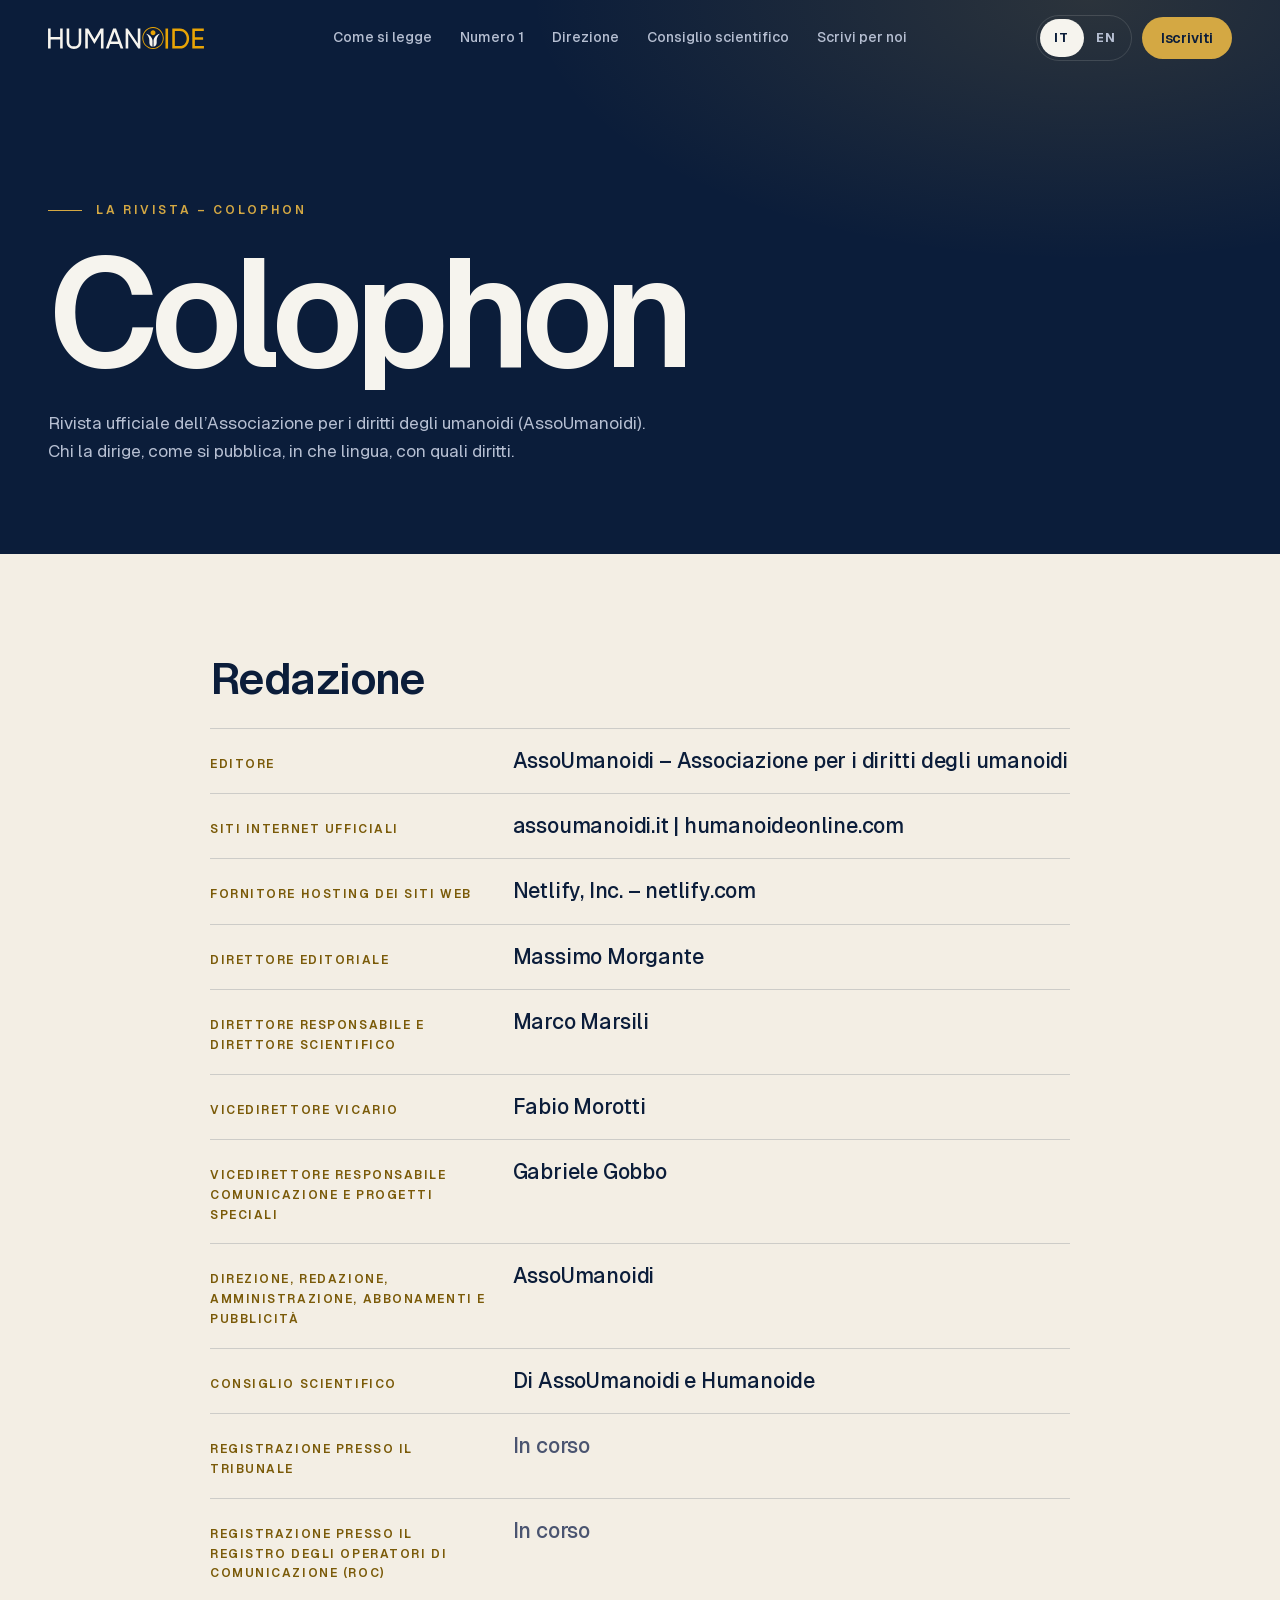
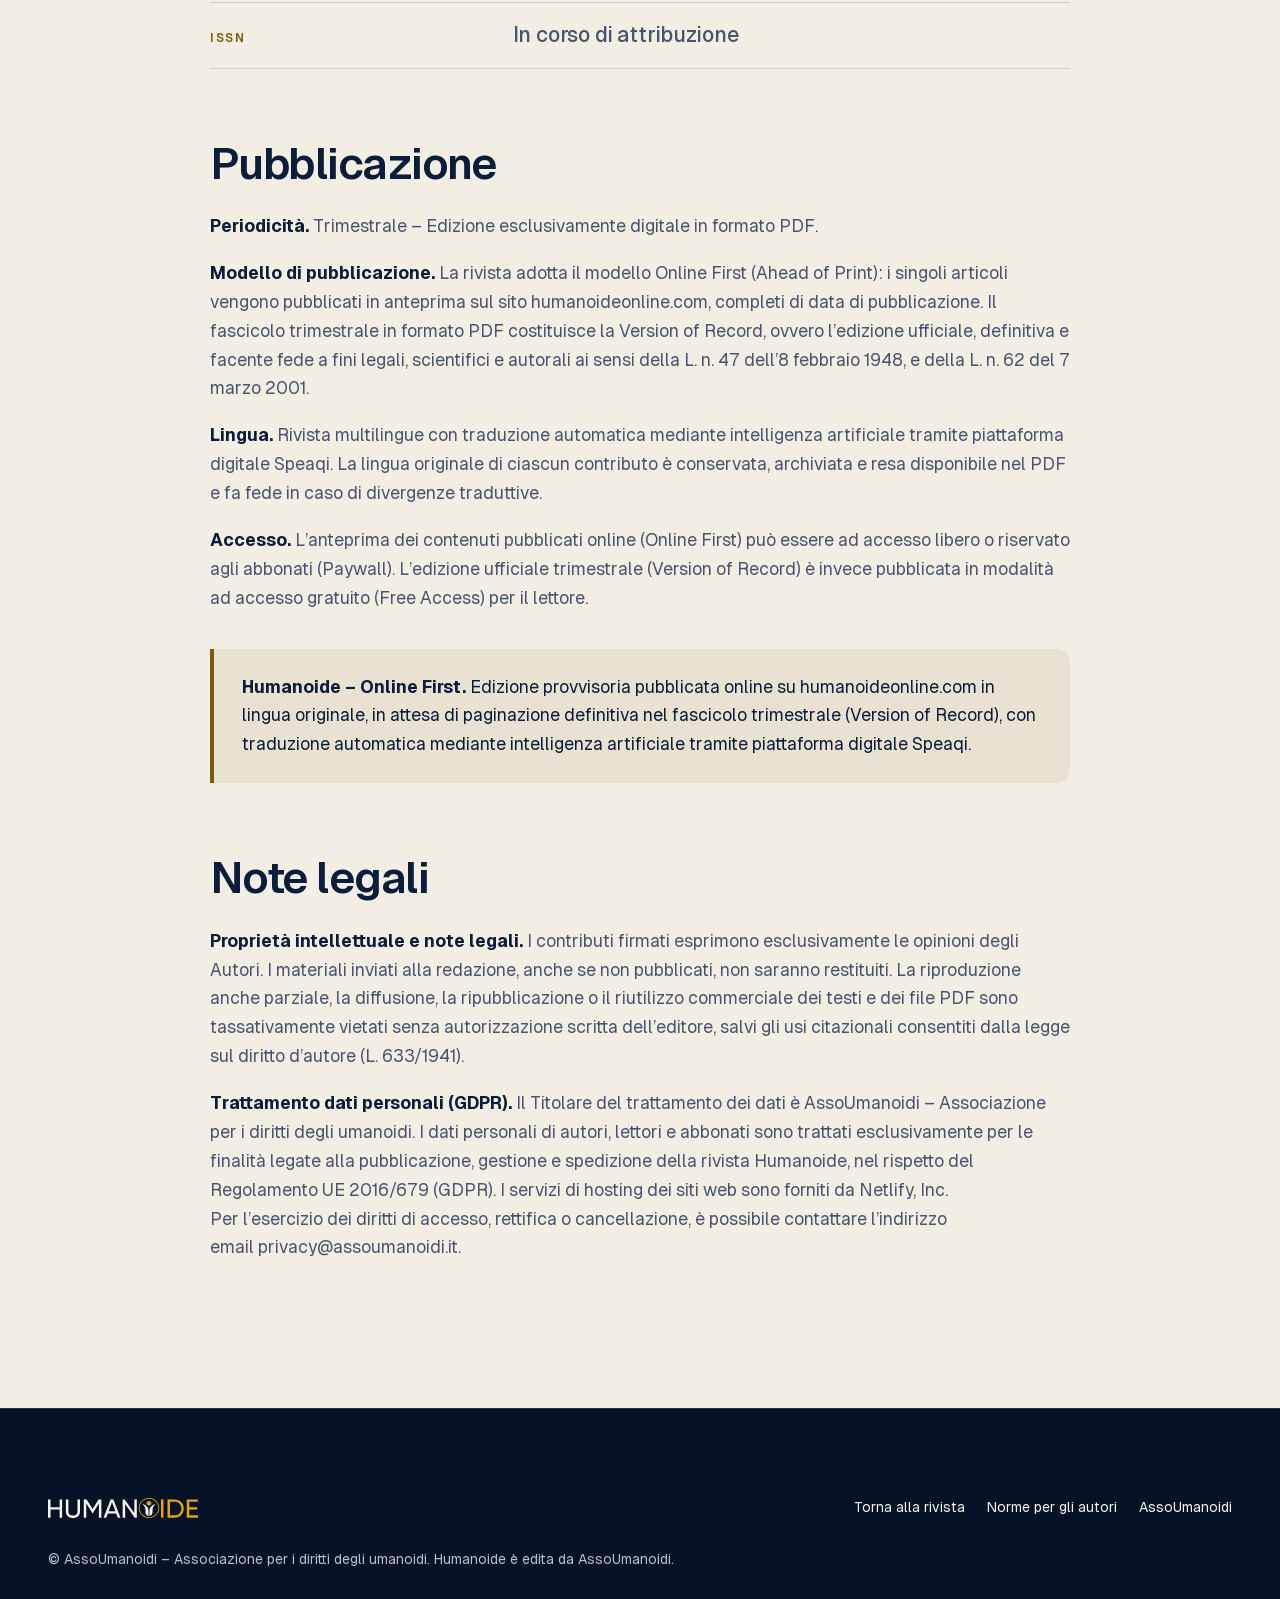
<file: colophon.html>
<!doctype html>
<html lang="it" data-titolo-it="Colophon – Humanoide, la rivista di AssoUmanoidi" data-titolo-en="Colophon – Humanoide, the journal of AssoUmanoidi">
<head>
<meta charset="utf-8">
<meta name="viewport" content="width=device-width, initial-scale=1">
<title>Colophon – Humanoide, la rivista di AssoUmanoidi</title>
<meta name="description" content="Direzione, redazione, modello Online First, lingue, accesso e note legali di Humanoide, la rivista ufficiale di AssoUmanoidi.">
<link rel="canonical" href="https://humanoideonline.com/colophon.html">
<meta name="theme-color" content="#0b1d3a">
<link rel="icon" href="icon.svg" type="image/svg+xml">
<link rel="apple-touch-icon" href="apple-icon.png">
<link rel="preload" href="fonts/Geist-Variable.woff2" as="font" type="font/woff2" crossorigin>
<link rel="stylesheet" href="stile.css?v=2711d9189b">
<script>document.documentElement.classList.add('js')</script>
</head>
<body>
<a class="salta" href="#contenuto"><span lang="it">Vai al contenuto</span><span lang="en">Skip to content</span></a>
<div class="avanza" aria-hidden="true"><i id="avanza"></i></div>

<header class="testa" id="testa">
  <div class="wrap">
    <a class="logo" href="index.html" aria-label="Humanoide"><img src="loghi/humanoide-scuro.svg" width="729" height="100" alt="Humanoide"></a>
    <nav class="nav" aria-label="Sezioni / Sections">
      <a href="index.html#come"><span lang="it">Come si legge</span><span lang="en">How to read</span></a>
      <a href="index.html#articoli"><span lang="it">Numero 1</span><span lang="en">Issue 1</span></a>
      <a href="index.html#direzione"><span lang="it">Direzione</span><span lang="en">Editorial board</span></a>
      <a href="index.html#consiglio"><span lang="it">Consiglio scientifico</span><span lang="en">Scientific Council</span></a>
      <a href="index.html#scrivi"><span lang="it">Scrivi per noi</span><span lang="en">Write for us</span></a>
    </nav>
    <div class="destra">
      <div class="lingua" role="group" aria-label="Lingua / Language">
        <button type="button" data-lingua="it" aria-pressed="true" aria-label="IT – Italiano">IT</button>
        <button type="button" data-lingua="en" aria-pressed="false" aria-label="EN – English">EN</button>
      </div>
      <a class="btn btn-oro btn-mini" href="https://assoumanoidi.it/#aderisci" data-it="https://assoumanoidi.it/#aderisci" data-en="https://assoumanoidi.it/en#aderisci"><span lang="it">Iscriviti</span><span lang="en">Subscribe</span></a>
      <button type="button" class="menu-btn" id="menu-btn" aria-expanded="false" aria-controls="menu-mob">
        <span class="menu-ic" aria-hidden="true"><i></i><i></i></span>
        <span class="vh">Menu</span>
      </button>
    </div>
  </div>
</header>

<div class="menu-mob" id="menu-mob" hidden>
  <nav aria-label="Menu">
    <a href="index.html#come"><span class="mm-n">01</span><span lang="it">Come si legge</span><span lang="en">How to read</span></a>
    <a href="index.html#articoli"><span class="mm-n">02</span><span lang="it">Numero 1</span><span lang="en">Issue 1</span></a>
    <a href="index.html#direzione"><span class="mm-n">03</span><span lang="it">Direzione</span><span lang="en">Editorial board</span></a>
    <a href="index.html#consiglio"><span class="mm-n">04</span><span lang="it">Consiglio scientifico</span><span lang="en">Scientific Council</span></a>
    <a href="index.html#scrivi"><span class="mm-n">05</span><span lang="it">Scrivi per noi</span><span lang="en">Write for us</span></a>
  </nav>
  <a class="btn btn-oro" href="https://assoumanoidi.it/#aderisci" data-it="https://assoumanoidi.it/#aderisci" data-en="https://assoumanoidi.it/en#aderisci">
    <span lang="it">Iscriviti per riceverla</span><span lang="en">Subscribe to receive it</span>
  </a>
</div>

<main id="contenuto">
  <div lang="it">
    <section class="pag-hero">
      <div class="wrap">
        <p class="occhiello">La rivista – Colophon</p>
        <h1>Colophon</h1>
        <p class="lead">Rivista ufficiale dell’Associazione per i diritti degli umanoidi (AssoUmanoidi). Chi la dirige, come si pubblica, in che lingua, con quali diritti.</p>
      </div>
    </section>
    <section class="pag-corpo carta">
      <div class="wrap-s">
    <h2>Redazione</h2>
    <dl>
      <div class="riga"><dt>Editore</dt><dd>AssoUmanoidi – Associazione per i diritti degli umanoidi</dd></div>
      <div class="riga"><dt>Siti internet ufficiali</dt><dd>assoumanoidi.it | humanoideonline.com</dd></div>
      <div class="riga"><dt>Fornitore hosting dei siti web</dt><dd>Netlify, Inc. – netlify.com</dd></div>
      <div class="riga"><dt>Direttore editoriale</dt><dd>Massimo Morgante</dd></div>
      <div class="riga"><dt>Direttore responsabile e direttore scientifico</dt><dd>Marco Marsili</dd></div>
      <div class="riga"><dt>Vicedirettore vicario</dt><dd>Fabio Morotti</dd></div>
      <div class="riga"><dt>Vicedirettore responsabile comunicazione e progetti speciali</dt><dd>Gabriele Gobbo</dd></div>
      <div class="riga"><dt>Direzione, redazione, amministrazione, abbonamenti e pubblicità</dt><dd>AssoUmanoidi</dd></div>
      <div class="riga"><dt>Consiglio scientifico</dt><dd>Di AssoUmanoidi e Humanoide</dd></div>
      <div class="riga"><dt>Registrazione presso il Tribunale</dt><dd class="sospeso">In corso</dd></div>
      <div class="riga"><dt>Registrazione presso il Registro degli operatori di comunicazione (ROC)</dt><dd class="sospeso">In corso</dd></div>
      <div class="riga"><dt>ISSN</dt><dd class="sospeso">In corso di attribuzione</dd></div>
    </dl>

    <h2>Pubblicazione</h2>
    <div class="blocco">
      <p><strong>Periodicità.</strong> Trimestrale – Edizione esclusivamente digitale in formato PDF.</p>
      <p><strong>Modello di pubblicazione.</strong> La rivista adotta il modello Online First (Ahead of Print): i singoli articoli vengono pubblicati in anteprima sul sito humanoideonline.com, completi di data di pubblicazione. Il fascicolo trimestrale in formato PDF costituisce la Version of Record, ovvero l’edizione ufficiale, definitiva e facente fede a fini legali, scientifici e autorali ai sensi della L. n. 47 dell’8 febbraio 1948, e della L. n. 62 del 7 marzo 2001.</p>
      <p><strong>Lingua.</strong> Rivista multilingue con traduzione automatica mediante intelligenza artificiale tramite piattaforma digitale Speaqi. La lingua originale di ciascun contributo è conservata, archiviata e resa disponibile nel PDF e fa fede in caso di divergenze traduttive.</p>
      <p><strong>Accesso.</strong> L’anteprima dei contenuti pubblicati online (Online First) può essere ad accesso libero o riservato agli abbonati (Paywall). L’edizione ufficiale trimestrale (Version of Record) è invece pubblicata in modalità ad accesso gratuito (Free Access) per il lettore.</p>
    </div>

    <aside class="evidenza">
      <p><strong>Humanoide – Online First.</strong> Edizione provvisoria pubblicata online su humanoideonline.com in lingua originale, in attesa di paginazione definitiva nel fascicolo trimestrale (Version of Record), con traduzione automatica mediante intelligenza artificiale tramite piattaforma digitale Speaqi.</p>
    </aside>

    <h2>Note legali</h2>
    <div class="blocco">
      <p><strong>Proprietà intellettuale e note legali.</strong> I contributi firmati esprimono esclusivamente le opinioni degli Autori. I materiali inviati alla redazione, anche se non pubblicati, non saranno restituiti. La riproduzione anche parziale, la diffusione, la ripubblicazione o il riutilizzo commerciale dei testi e dei file PDF sono tassativamente vietati senza autorizzazione scritta dell’editore, salvi gli usi citazionali consentiti dalla legge sul diritto d’autore (L. 633/1941).</p>
      <p><strong>Trattamento dati personali (GDPR).</strong> Il Titolare del trattamento dei dati è AssoUmanoidi – Associazione per i diritti degli umanoidi. I dati personali di autori, lettori e abbonati sono trattati esclusivamente per le finalità legate alla pubblicazione, gestione e spedizione della rivista Humanoide, nel rispetto del Regolamento UE 2016/679 (GDPR). I servizi di hosting dei siti web sono forniti da Netlify, Inc. Per l’esercizio dei diritti di accesso, rettifica o cancellazione, è possibile contattare l’indirizzo email privacy@assoumanoidi.it.</p>
    </div>
      </div>
    </section>
  </div>
  <div lang="en">
    <section class="pag-hero">
      <div class="wrap">
        <p class="occhiello">The journal – Colophon</p>
        <h1>Colophon</h1>
        <p class="lead">Official journal of the Association for Humanoid Rights (AssoUmanoidi). Who runs it, how it is published, in which languages, under which rights.</p>
      </div>
    </section>
    <section class="pag-corpo carta">
      <div class="wrap-s">
    <h2>Editorial team</h2>
    <dl>
      <div class="riga"><dt>Publisher</dt><dd>AssoUmanoidi – Association for Humanoid Rights</dd></div>
      <div class="riga"><dt>Official websites</dt><dd>assoumanoidi.it | humanoideonline.com</dd></div>
      <div class="riga"><dt>Hosting provider</dt><dd>Netlify, Inc. – netlify.com</dd></div>
      <div class="riga"><dt>Editorial Director</dt><dd>Massimo Morgante</dd></div>
      <div class="riga"><dt>Editor-in-Chief and Scientific Director</dt><dd>Marco Marsili</dd></div>
      <div class="riga"><dt>Deputy Editor-in-Chief</dt><dd>Fabio Morotti</dd></div>
      <div class="riga"><dt>Deputy Editor for Communications and Special Projects</dt><dd>Gabriele Gobbo</dd></div>
      <div class="riga"><dt>Management, Editorial Staff, Administration, Subscriptions, and Advertising</dt><dd>AssoUmanoidi</dd></div>
      <div class="riga"><dt>Scientific Council</dt><dd>Of AssoUmanoidi and Humanoide</dd></div>
      <div class="riga"><dt>Registration with the Law Courts</dt><dd class="sospeso">Pending</dd></div>
      <div class="riga"><dt>Registration with the Communication Operators Register (ROC)</dt><dd class="sospeso">Pending</dd></div>
      <div class="riga"><dt>ISSN</dt><dd class="sospeso">Pending assignment</dd></div>
    </dl>

    <h2>Publication</h2>
    <div class="blocco">
      <p><strong>Frequency.</strong> Quarterly – Exclusively digital edition in PDF format.</p>
      <p><strong>Publication Model.</strong> The journal adopts the Online First (Ahead of Print) model: individual articles are published as previews on the website humanoideonline.com, complete with their publication date. The quarterly issue in PDF format constitutes the Version of Record, which is the official, definitive, and legally, scientifically, and authorially binding edition pursuant to Law No. 47 of February 8, 1948, and Law No. 62 of March 7, 2001.</p>
      <p><strong>Language.</strong> Multilingual journal featuring automatic artificial intelligence translation via the Speaqi digital platform. The original language of each contribution is preserved, archived, and made available in the PDF, and shall prevail in the event of translation discrepancies.</p>
      <p><strong>Access.</strong> Previews of online content (Online First) may be open access or restricted to subscribers (Paywall). The official quarterly edition (Version of Record) is instead published under a Free Access model for the reader.</p>
    </div>

    <aside class="evidenza">
      <p><strong>Humanoide – Online First.</strong> Provisional edition ahead of the quarterly issue (Version of Record) published online on humanoideonline.com in the original language with AI translation available via the Speaqi digital platform.</p>
    </aside>

    <h2>Legal notices</h2>
    <div class="blocco">
      <p><strong>Intellectual Property and Legal Notices.</strong> Signed contributions exclusively express the opinions of the Authors. Materials submitted to the editorial staff, even if unpublished, will not be returned. Any reproduction, even partial, dissemination, republication, or commercial reuse of the texts and PDF files is strictly prohibited without the written authorization of the publisher, without prejudice to fair use for citation purposes permitted by copyright law (Law 633/1941).</p>
      <p><strong>Personal Data Processing (GDPR).</strong> The Data Controller is AssoUmanoidi – Association for Humanoid Rights. Personal data of authors, readers, and subscribers are processed exclusively for purposes related to the publication, management, and distribution of the journal Humanoide, in compliance with EU Regulation 2016/679 (GDPR). The hosting services for the websites are provided by Netlify, Inc. To exercise the rights of access, rectification, or erasure, you may contact the email address privacy@assoumanoidi.it.</p>
    </div>
      </div>
    </section>
  </div>
</main>

<footer>
  <div class="wrap">
    <a class="logo" href="index.html" aria-label="Humanoide"><img src="loghi/humanoide-scuro.svg" width="729" height="100" alt="Humanoide"></a>
    <nav aria-label="Link / Links">
      <a href="index.html"><span lang="it">Torna alla rivista</span><span lang="en">Back to the journal</span></a>
      <a href="https://assoumanoidi.it/rivista/norme-per-autori" data-it="https://assoumanoidi.it/rivista/norme-per-autori" data-en="https://assoumanoidi.it/en/journal/author-guidelines"><span lang="it">Norme per gli autori</span><span lang="en">Author guidelines</span></a>
      <a href="https://assoumanoidi.it" data-it="https://assoumanoidi.it" data-en="https://assoumanoidi.it/en">AssoUmanoidi</a>
    </nav>
    <p style="margin:0"><span lang="it">© AssoUmanoidi – Associazione per i diritti degli umanoidi. Humanoide è edita da AssoUmanoidi.</span><span lang="en">© AssoUmanoidi – Association for Humanoid Rights. Humanoide is published by AssoUmanoidi.</span></p>
  </div>
</footer>

<script src="app.js?v=9c6cedf100" defer></script>
</body>
</html>
</file>
<file: stile.css>
/* =========================================================================
   Humanoide — foglio di stile unico (home + colophon)
   Il movimento sta in app.js (GSAP + ScrollTrigger + Lenis). Qui:
   - senza JavaScript o con "riduci movimento" tutto è visibile e fermo;
   - gli stati iniziali nascosti esistono solo con .mo (movimento attivo).
   ========================================================================= */

@font-face { font-family: "Geist"; src: url("fonts/Geist-Variable.woff2") format("woff2"); font-weight: 100 900; font-style: normal; font-display: swap; }

:root {
  --navy: #0b1d3a; --navy-d: #061227; --navy-2: #13294f; --navy-3: #1b3563;
  --oro: #d4a843; --oro-l: #e8c063; --oro-s: #7a5a08;
  --carta: #f3eee4; --carta-2: #e9e2d3;
  --bianco: #f6f4ee; --muto: #b6bfd2; --muto-c: #4a5470;
  --linea: rgba(246,244,238,.14); --linea-c: rgba(11,29,58,.16);
  --font: "Geist", system-ui, -apple-system, "Segoe UI", Roboto, "Helvetica Neue", Arial, sans-serif;
  --ease: cubic-bezier(.2,.7,.2,1);
  --ease-out: cubic-bezier(.16,1,.3,1);
  --testa-h: 76px;
  --gut: clamp(20px, 4vw, 48px);
}

* { box-sizing: border-box; }
html { scroll-padding-top: var(--testa-h); -webkit-text-size-adjust: 100%; }
html:not(.lenis) { scroll-behavior: smooth; }
html.lenis, html.lenis body { height: auto; }
.lenis.lenis-stopped { overflow: hidden; }
body { margin: 0; background: var(--navy); color: var(--bianco); font: 400 17.5px/1.65 var(--font);
  font-feature-settings: "ss01", "cv11"; -webkit-font-smoothing: antialiased; text-rendering: optimizeLegibility; overflow-x: clip; }
img, svg { max-width: 100%; display: block; }
img { height: auto; }
a { color: inherit; }
h1, h2, h3 { font-family: var(--font); margin: 0; font-weight: 600; letter-spacing: -.03em; text-wrap: balance; }
p { text-wrap: pretty; }
.wrap { width: min(1240px, 100% - 2 * var(--gut)); margin: 0 auto; }
.vh { position: absolute !important; width: 1px; height: 1px; overflow: hidden; clip: rect(0 0 0 0); white-space: nowrap; }
::selection { background: var(--oro); color: var(--navy); }
:focus-visible { outline: 3px solid var(--oro); outline-offset: 3px; border-radius: 6px; }
.carta :focus-visible { outline-color: var(--navy); }

/* lingua: due testi affiancati, se ne vede uno */
html[lang="it"] [lang="en"], html[lang="en"] [lang="it"] { display: none !important; }

.salta { position: fixed; left: 12px; top: -80px; background: var(--oro); color: var(--navy); padding: 12px 18px;
  border-radius: 10px; font-weight: 700; z-index: 200; text-decoration: none; transition: top .2s; }
.salta:focus { top: 12px; }

/* grana: un filo di rumore su tutto, come la carta stampata */
.grana { position: fixed; inset: -50%; z-index: 90; pointer-events: none; opacity: .055; mix-blend-mode: overlay;
  background-image: url("data:image/svg+xml,%3Csvg xmlns='http://www.w3.org/2000/svg' width='160' height='160'%3E%3Cfilter id='n'%3E%3CfeTurbulence type='fractalNoise' baseFrequency='.85' numOctaves='3' stitchTiles='stitch'/%3E%3C/filter%3E%3Crect width='100%25' height='100%25' filter='url(%23n)'/%3E%3C/svg%3E"); }

/* barra di avanzamento */
.avanza { position: fixed; inset: 0 0 auto 0; height: 2px; z-index: 120; pointer-events: none; }
.avanza i { display: block; height: 100%; background: linear-gradient(90deg, var(--oro), var(--oro-l)); transform-origin: 0 50%; transform: scaleX(0); }

/* ------------------------------------------------------------ intestazione */
.testa { position: fixed; inset: 0 0 auto 0; z-index: 100; transition: transform .45s var(--ease-out), background .3s, border-color .3s; border-bottom: 1px solid transparent; }
.testa.sc { background: rgba(6,18,39,.92); -webkit-backdrop-filter: blur(16px) saturate(1.4); backdrop-filter: blur(16px) saturate(1.4); border-bottom-color: var(--linea); }
.testa.via { transform: translateY(-100%); }
.testa .wrap { display: flex; align-items: center; justify-content: space-between; gap: 18px; min-height: var(--testa-h); }
.logo { display: inline-flex; align-items: center; min-height: 44px; flex: none; }
.logo img { width: 156px; }
.nav { display: flex; gap: 2px; }
.nav a { position: relative; padding: 10px 13px; border-radius: 999px; font-size: 14px; font-weight: 500; white-space: nowrap; text-decoration: none; color: var(--muto); transition: color .2s, background .2s; }
.nav a:hover { color: var(--bianco); background: rgba(246,244,238,.07); }
.nav a[aria-current="true"] { color: var(--bianco); }
.nav a[aria-current="true"]::after { content: ""; position: absolute; left: 50%; bottom: 3px; width: 5px; height: 5px; margin-left: -2.5px; border-radius: 50%; background: var(--oro); }
.destra { display: flex; align-items: center; gap: 10px; }
.lingua { display: inline-flex; padding: 3px; border: 1px solid var(--linea); border-radius: 999px; }
.lingua button { font: inherit; font-size: 12.5px; font-weight: 700; letter-spacing: .06em; color: var(--muto); background: none;
  border: 0; border-radius: 999px; min-width: 44px; min-height: 38px; padding: 0 10px; cursor: pointer; transition: background .2s, color .2s; }
.lingua button:hover { color: var(--bianco); }
.lingua button[aria-pressed="true"] { background: var(--bianco); color: var(--navy); }
.menu-btn { display: none; width: 48px; height: 48px; border-radius: 50%; border: 1px solid var(--linea); background: none; color: var(--bianco); cursor: pointer; place-items: center; }
.menu-ic { position: relative; width: 18px; height: 10px; }
.menu-ic i { position: absolute; left: 0; width: 100%; height: 1.6px; background: currentColor; border-radius: 2px; transition: transform .35s var(--ease-out), top .35s var(--ease-out); }
.menu-ic i:first-child { top: 0; } .menu-ic i:last-child { top: 8.4px; }
.menu-btn[aria-expanded="true"] .menu-ic i:first-child { top: 4.2px; transform: rotate(45deg); }
.menu-btn[aria-expanded="true"] .menu-ic i:last-child { top: 4.2px; transform: rotate(-45deg); }

/* menu su telefono */
.menu-mob { position: fixed; inset: 0; z-index: 95; background: var(--navy-d); padding: calc(var(--testa-h) + 24px) var(--gut) calc(32px + env(safe-area-inset-bottom));
  display: flex; flex-direction: column; justify-content: space-between; gap: 32px; overflow-y: auto; }
.menu-mob[hidden] { display: none; }
.menu-mob nav { display: flex; flex-direction: column; }
.menu-mob nav a { display: flex; align-items: baseline; gap: 16px; padding: 14px 0; border-bottom: 1px solid var(--linea); text-decoration: none;
  font-size: clamp(28px, 8vw, 40px); font-weight: 600; letter-spacing: -.03em; line-height: 1.1; }
.mm-n { font-size: 13px; font-weight: 600; letter-spacing: .1em; color: var(--oro); font-variant-numeric: tabular-nums; }
.menu-mob .btn { justify-content: center; }
html.menu-aperto { overflow: hidden; }

/* ------------------------------------------------------------ bottoni */
.btn { position: relative; display: inline-flex; align-items: center; gap: 10px; min-height: 54px; padding: 0 28px; border-radius: 999px; border: 1px solid transparent;
  font: 600 15.5px/1 var(--font); letter-spacing: -.005em; text-decoration: none; cursor: pointer; isolation: isolate; overflow: hidden;
  transition: background .25s, border-color .25s, color .25s, box-shadow .3s; }
.btn svg { width: 18px; height: 18px; flex: none; transition: transform .35s var(--ease-out); }
.btn:hover svg { transform: translateX(4px); }
.btn-oro { background: var(--oro); color: var(--navy); box-shadow: 0 10px 30px -12px rgba(212,168,67,.7); }
.btn-oro:hover { background: var(--oro-l); box-shadow: 0 16px 40px -12px rgba(212,168,67,.85); }
.btn-linea { border-color: rgba(246,244,238,.28); color: var(--bianco); }
.btn-linea:hover { border-color: var(--bianco); background: rgba(246,244,238,.07); }
.btn-navy { background: var(--navy); color: var(--bianco); }
.btn-navy:hover { background: var(--navy-3); }
.btn-mini { min-height: 42px; padding: 0 18px; font-size: 14px; box-shadow: none; }
.btn-xl { min-height: 64px; padding: 0 36px; font-size: 17px; }
.magnete > * { pointer-events: none; }

/* ------------------------------------------------------------ tipografia */
.occhiello { margin: 0; font-size: 12px; font-weight: 600; letter-spacing: .22em; text-transform: uppercase; color: var(--oro); display: inline-flex; align-items: center; gap: 14px; }
.occhiello::before { content: ""; width: 34px; height: 1px; background: currentColor; flex: none; }
.carta .occhiello { color: var(--oro-s); }
.titolo-sez { font-size: clamp(40px, 6.2vw, 92px); line-height: .98; letter-spacing: -.045em; margin-top: 22px; }
.titolo-sez em, .iscr-titolo em, .hero-titolo .oro { font-style: normal; color: var(--oro); }
.carta .titolo-sez em { color: var(--oro-s); }
.muto { color: var(--muto); }
.carta .muto { color: var(--muto-c); }
.sez { padding: clamp(96px, 13vw, 180px) 0; position: relative; }
.carta { background: var(--carta); color: var(--navy); }
.sez-testa { display: grid; grid-template-columns: minmax(0, 1.5fr) minmax(0, 1fr); gap: 24px clamp(32px, 6vw, 96px); align-items: end; }
.sez-testa > p { margin: 0; font-size: clamp(17px, 1.4vw, 20px); max-width: 30em; }

/* parole spezzate da app.js per l'entrata dei titoli */
.pa { display: inline-block; overflow: clip; overflow-clip-margin: .12em; vertical-align: top; padding-bottom: .06em; margin-bottom: -.06em; }
.pa > i { display: inline-block; font-style: normal; will-change: transform; }

/* ============================================================ HERO */
.hero { position: relative; min-height: 100svh; display: grid; align-items: center; overflow: hidden; isolation: isolate;
  padding: calc(var(--testa-h) + clamp(24px, 4vh, 48px)) 0 clamp(80px, 12vh, 120px);
  background: radial-gradient(1100px 700px at 80% 15%, rgba(212,168,67,.15), transparent 60%),
              radial-gradient(900px 600px at 0% 100%, rgba(27,53,99,.85), transparent 62%), var(--navy); }
.rete { position: absolute; inset: 0; width: 100%; height: 100%; z-index: -1; pointer-events: none; opacity: .9; }
.hero-alone { position: absolute; width: 60vmax; height: 60vmax; right: -12vmax; top: -18vmax; z-index: -1; pointer-events: none; border-radius: 50%;
  background: radial-gradient(closest-side, rgba(212,168,67,.18), transparent 70%); filter: blur(10px); }
.hero-griglia { display: grid; grid-template-columns: minmax(0, 1.2fr) minmax(0, .8fr); gap: clamp(32px, 6vw, 96px); align-items: center; }
.hero-titolo { font-size: clamp(64px, min(11.5vw, 17vh), 184px); line-height: .88; letter-spacing: -.065em; font-weight: 600; margin: 26px 0 30px; }
.hero-titolo .riga { display: block; overflow: clip; overflow-clip-margin: .1em; padding-bottom: .04em; }
.hero-titolo .riga-in { display: block; will-change: transform; }
.lead { font-size: clamp(17px, 1.35vw, 20px); color: var(--muto); max-width: 34em; margin: 0; }
.azioni { display: flex; flex-wrap: wrap; gap: 12px; margin-top: 34px; }
.chip { display: flex; flex-wrap: wrap; gap: 8px; margin: 30px 0 0; padding: 0; list-style: none; }
.chip li { font-size: 13px; padding: 9px 15px; border: 1px solid var(--linea); border-radius: 999px; color: var(--muto); background: rgba(6,18,39,.35); -webkit-backdrop-filter: blur(6px); backdrop-filter: blur(6px); }
.chip strong { color: var(--bianco); font-weight: 600; }

/* copertina */
.cop { position: relative; margin: 0 auto; width: 100%; max-width: min(460px, 58vh); perspective: 1200px; }
.cop::before { content: ""; position: absolute; inset: 10% -14% -8%; background: radial-gradient(closest-side, rgba(212,168,67,.5), transparent 72%); filter: blur(30px); z-index: -1; }
.cop-anello { position: absolute; width: 132%; left: -16%; top: 50%; translate: 0 -50%; color: rgba(212,168,67,.5); z-index: -1; pointer-events: none;
  animation: gira 60s linear infinite; }
.cop-anello text { font: 600 6.2px var(--font); letter-spacing: 2.6px; fill: rgba(212,168,67,.55); }
.cop-para { position: relative; }
.cop-in { position: relative; transform: rotateX(var(--rx, 0deg)) rotateY(var(--ry, 0deg)); transform-style: preserve-3d; transition: transform .7s var(--ease-out); border-radius: 8px; }
.cop-in.muove { transition: transform .12s linear; }
.cop-in img { border-radius: 8px; box-shadow: 0 60px 100px -40px rgba(0,0,0,.85), 0 30px 60px -30px rgba(0,0,0,.6), 0 0 0 1px rgba(246,244,238,.1); }
.cop-luce { position: absolute; inset: 0; border-radius: 8px; pointer-events: none; mix-blend-mode: soft-light; opacity: 0; transition: opacity .4s;
  background: radial-gradient(420px circle at var(--lx, 50%) var(--ly, 30%), rgba(255,255,255,.55), transparent 55%); }
.cop-in.muove .cop-luce { opacity: 1; }
.cop figcaption { margin: 22px 0 0; text-align: center; font-size: 13px; color: var(--muto); display: flex; justify-content: center; align-items: center; gap: 10px; }
.cop figcaption::before { content: ""; width: 7px; height: 7px; border-radius: 50%; background: var(--oro); box-shadow: 0 0 0 4px rgba(212,168,67,.2); animation: battito 2.4s ease-in-out infinite; }

.scorri { position: absolute; left: 50%; bottom: clamp(18px, 3vh, 32px); translate: -50% 0; display: flex; flex-direction: column; align-items: center; gap: 10px;
  font-size: 11px; font-weight: 600; letter-spacing: .24em; text-transform: uppercase; color: var(--muto); text-decoration: none; padding: 6px 12px; }
.scorri-linea { width: 1px; height: 42px; background: linear-gradient(var(--oro), transparent); position: relative; overflow: hidden; }
.scorri-linea::after { content: ""; position: absolute; left: 0; top: -40%; width: 100%; height: 40%; background: var(--bianco); animation: cade 2.2s var(--ease) infinite; }


/* titolo dell'hero lettera per lettera (app.js); la copia per i lettori di schermo resta intera */
.ch { display: inline-block; will-change: transform; transform-origin: 50% 100%; }
.ch-vis { display: inline; }
/* riflesso che passa sulla copertina, sui dispositivi senza mouse */
.tocco .cop-luce { opacity: 1; mix-blend-mode: overlay; background: linear-gradient(115deg, transparent 38%, rgba(255,255,255,.5) 49%, rgba(255,255,255,.12) 53%, transparent 62%) no-repeat;
  background-size: 260% 100%; background-position: 160% 0; animation: riflesso 6s var(--ease) 2.6s infinite; }
@keyframes riflesso { 0% { background-position: 160% 0; } 32%, 100% { background-position: -70% 0; } }
html.ferma .tocco .cop-luce, html.ferma.tocco .cop-luce { animation-play-state: paused; }

/* stati iniziali dell'hero, solo prima che parta l'animazione */
.mo-pre .hero-titolo .riga-in { transform: translateY(110%); }
.mo-pre .h-su, .mo-pre .cop, .mo-pre .scorri, .mo-pre .testa { opacity: 0; }

/* ============================================================ MANIFESTO */
.manifesto { padding: clamp(110px, 16vw, 220px) 0; background: var(--navy-d); position: relative; }
.manifesto::before { content: ""; position: absolute; inset: 0; pointer-events: none;
  background: radial-gradient(800px 400px at 50% 0%, rgba(212,168,67,.08), transparent 70%); }
.manifesto .wrap { position: relative; }
.manifesto-testo { margin: 34px 0 0; font-size: clamp(30px, 4.6vw, 70px); line-height: 1.12; letter-spacing: -.035em; font-weight: 500; max-width: 18.5em; }
.mo .manifesto-testo .w { opacity: .16; transition: none; }
.manifesto-testo .w.k { color: var(--oro); }

/* ============================================================ FASCIA */
.fascia-wrap { position: relative; background: var(--navy-d); }
.fascia { overflow: hidden; padding: 26px 0; border-block: 1px solid var(--linea); }
.fascia-pista { display: flex; width: max-content; animation: scorri 46s linear infinite; }
.mo .fascia-pista { animation: none; }
.fascia-gr { display: flex; align-items: center; gap: 48px; padding-right: 48px; flex: none; }
.fascia span { font: 500 clamp(30px, 4.4vw, 64px)/1 var(--font); letter-spacing: -.04em; white-space: nowrap; }
.fascia span { color: var(--bianco); }
.fascia span.o { color: transparent; -webkit-text-stroke: 1.2px rgba(246,244,238,.6); }
.fascia i { width: 12px; height: 12px; border-radius: 50%; background: var(--oro); flex: none; box-shadow: 0 0 20px rgba(212,168,67,.6); }
.pausa-riga .wrap { display: flex; justify-content: flex-end; padding: 6px 0 8px; }
.pausa { display: inline-flex; align-items: center; gap: 8px; min-height: 44px; padding: 0 16px; font: 600 13px/1 var(--font); color: var(--muto); background: none; border: 1px solid transparent; border-radius: 999px; cursor: pointer; transition: color .2s, border-color .2s; }
.pausa:hover { color: var(--bianco); border-color: var(--linea); }
.pausa svg { width: 14px; height: 14px; }
.pausa .ic-play { display: none; }
html.ferma .pausa .ic-play { display: block; } html.ferma .pausa .ic-pausa { display: none; }
html.ferma .fascia-pista, html.ferma .cop-anello, html.ferma .scorri-linea::after, html.ferma .cop figcaption::before,
html.ferma .c-onda, html.ferma .iscr-simbolo { animation-play-state: paused !important; }

/* ============================================================ COME SI LEGGE */
.come { position: relative; overflow: hidden; }
.come-pin { padding: clamp(96px, 13vw, 170px) 0; }
.come-pista { width: min(1240px, 100% - 2 * var(--gut)); margin: 0 auto; }
.come-intro { max-width: 760px; }
.come-guida { display: none; }
.passi { list-style: none; margin: clamp(56px, 7vw, 96px) 0 0; padding: 0; display: grid; grid-template-columns: repeat(3, minmax(0, 1fr)); gap: clamp(20px, 3vw, 36px); }
.passo { position: relative; background: #fbf8f2; border: 1px solid var(--linea-c); border-radius: 28px; padding: clamp(28px, 3vw, 44px); display: flex; flex-direction: column; gap: 16px; min-height: 100%;
  box-shadow: 0 30px 60px -40px rgba(11,29,58,.35); }
.passo .n { font-size: clamp(64px, 7vw, 108px); font-weight: 600; line-height: .8; letter-spacing: -.06em; color: transparent; -webkit-text-stroke: 1.2px var(--oro-s); font-variant-numeric: tabular-nums; }
.passo .ico { position: absolute; right: clamp(24px, 3vw, 40px); top: clamp(24px, 3vw, 40px); width: 56px; height: 56px; fill: none; stroke: var(--navy); stroke-width: 1.6; stroke-linecap: round; stroke-linejoin: round; }
.passo h3 { font-size: clamp(24px, 2.2vw, 32px); line-height: 1.1; margin-top: auto; padding-top: 24px; }
.passo p { margin: 0; color: var(--muto-c); font-size: 16.5px; }
.come-barra { display: none; }

/* scorrimento orizzontale: lo attiva app.js (classe .orizz) solo su schermi ampi con movimento */
.orizz .come-pin { height: 100vh; height: 100svh; padding: 0; display: flex; flex-direction: column; justify-content: center; }
.orizz .come-pista { width: max-content; margin: 0; display: flex; align-items: stretch; gap: clamp(28px, 3vw, 48px); padding: 0 var(--gut) 0 max(var(--gut), calc((100vw - 1240px) / 2)); will-change: transform; }
.orizz .come-intro { width: min(620px, 46vw); flex: none; display: flex; flex-direction: column; justify-content: center; }
.orizz .come-guida { display: flex; gap: 12px; align-items: center; margin-top: 34px; font-size: 15px; }
.orizz .come-guida .freccia { color: var(--oro-s); font-size: 22px; }
.orizz .passi { display: flex; margin: 0; gap: clamp(28px, 3vw, 48px); }
.orizz .passo { width: min(460px, 36vw); min-height: min(500px, 62vh); flex: none; }
.orizz .come-barra { display: block; position: absolute; left: max(var(--gut), calc((100vw - 1240px) / 2)); right: max(var(--gut), calc((100vw - 1240px) / 2)); bottom: clamp(28px, 6vh, 56px); height: 2px; background: var(--linea-c); border-radius: 2px; }
.orizz .come-barra i { display: block; height: 100%; background: var(--navy); transform-origin: 0 50%; transform: scaleX(0); border-radius: 2px; }

/* ============================================================ NUMERO 1 */
.numero { background: var(--navy); overflow: clip; }
.sommario { list-style: none; margin: clamp(56px, 7vw, 96px) 0 0; padding: 0; border-top: 1px solid var(--linea); counter-reset: v; }
.voce { position: relative; display: grid; grid-template-columns: 56px minmax(0, 160px) minmax(0, 1.4fr) minmax(0, 1fr) auto; gap: 8px 28px; align-items: baseline;
  padding: clamp(22px, 2.6vw, 34px) 8px; border-bottom: 1px solid var(--linea); isolation: isolate; transition: color .4s; }
.voce::before { content: ""; position: absolute; inset: 0; z-index: -1; background: linear-gradient(90deg, rgba(212,168,67,.14), rgba(212,168,67,0) 80%);
  transform: scaleX(0); transform-origin: 0 50%; transition: transform .6s var(--ease-out); }
.voce:hover::before { transform: scaleX(1); }
.v-n { font-size: 13px; font-weight: 600; color: var(--muto); font-variant-numeric: tabular-nums; letter-spacing: .06em; }
.v-rub { font-size: 12px; font-weight: 600; letter-spacing: .2em; text-transform: uppercase; color: var(--oro); }
.v-tit { font-size: clamp(26px, 3.2vw, 46px); font-weight: 600; letter-spacing: -.035em; line-height: 1.04; transition: transform .6s var(--ease-out); }
.voce:hover .v-tit { transform: translateX(10px); }
.v-txt { color: var(--muto); font-size: 16px; }
.v-stato { font-size: 12px; font-weight: 600; color: var(--muto); border: 1px solid var(--linea); border-radius: 999px; padding: 6px 12px; white-space: nowrap; display: inline-flex; align-items: center; gap: 8px; }
.v-stato::before { content: ""; width: 6px; height: 6px; border-radius: 50%; border: 1.5px solid var(--oro); }
.anteprima { position: fixed; left: 0; top: 0; z-index: 30; width: 190px; pointer-events: none; opacity: 0; scale: .7; rotate: -6deg; transition: opacity .3s, scale .4s var(--ease-out);
  border-radius: 6px; overflow: hidden; box-shadow: 0 30px 60px -20px rgba(0,0,0,.8); display: none; }
.anteprima.vis { opacity: 1; scale: 1; }
.numero-cta { margin-top: clamp(40px, 5vw, 64px); display: flex; justify-content: flex-end; }

/* ============================================================ DIREZIONE */
.dir { display: grid; grid-template-columns: minmax(0, .8fr) minmax(0, 1.2fr); gap: clamp(32px, 6vw, 96px); align-items: start; }
.dir-testa { position: sticky; top: calc(var(--testa-h) + 40px); }
.ruoli { margin: 0; padding: 0; list-style: none; border-top: 1px solid var(--linea-c); counter-reset: r; }
.ruoli li { position: relative; display: grid; grid-template-columns: 40px 1fr; gap: 6px 16px; padding: clamp(22px, 2.6vw, 32px) 0; border-bottom: 1px solid var(--linea-c); counter-increment: r; }
.ruoli li::before { content: counter(r, decimal-leading-zero); grid-row: span 2; font-size: 13px; font-weight: 600; color: var(--oro-s); padding-top: 3px; font-variant-numeric: tabular-nums; }
.ruoli li::after { content: ""; position: absolute; left: 0; right: 0; bottom: -1px; height: 1px; background: var(--navy); transform: scaleX(0); transform-origin: 0 50%; transition: transform .7s var(--ease-out); }
.ruoli li:hover::after { transform: scaleX(1); }
.ruoli small { font-size: 12px; font-weight: 600; letter-spacing: .16em; text-transform: uppercase; color: var(--oro-s); }
.ruoli b { font-size: clamp(30px, 3.6vw, 52px); font-weight: 600; line-height: 1.05; letter-spacing: -.04em; }

/* ============================================================ CONSIGLIO */
.consiglio { background: radial-gradient(1000px 600px at 15% 30%, rgba(27,53,99,.8), transparent 65%), var(--navy); overflow: clip; }
.numeri { display: grid; grid-template-columns: repeat(3, minmax(0, 1fr)); margin: clamp(48px, 6vw, 80px) 0 0; border-block: 1px solid var(--linea); }
.numeri div { padding: 26px 0 22px; display: flex; flex-direction: column-reverse; gap: 6px; }
.numeri div + div { border-left: 1px solid var(--linea); padding-left: clamp(18px, 3vw, 40px); }
.numeri dd { margin: 0; font-size: clamp(48px, 6vw, 88px); font-weight: 600; line-height: .9; letter-spacing: -.05em; font-variant-numeric: tabular-nums; color: var(--oro); }
.numeri dt { color: var(--muto); font-size: 14px; }
.cons-griglia { display: grid; grid-template-columns: minmax(0, 1.25fr) minmax(0, 1fr); gap: clamp(32px, 5vw, 72px); margin-top: clamp(48px, 6vw, 80px); align-items: start; }
.mappa-box { position: sticky; top: calc(var(--testa-h) + 24px); }
.mappa { width: 100%; height: auto; overflow: visible; }
.m-punti { fill: none; stroke: rgba(246,244,238,.24); stroke-width: 3.8; stroke-linecap: round; }
.m-confini { fill: none; stroke: rgba(246,244,238,.07); stroke-width: .8; }
.arco { fill: none; stroke: var(--oro); stroke-width: 1.8; opacity: .55; stroke-linecap: round; transition: opacity .3s, stroke-width .3s; }
.arco.attivo { opacity: 1; stroke-width: 3; }
.citta { cursor: pointer; }
.c-punto { fill: var(--oro); stroke: var(--navy); stroke-width: 3; transition: r .3s var(--ease-out), fill .3s; }
.sede .c-punto { fill: var(--bianco); }
.c-onda { fill: none; stroke: var(--oro); stroke-width: 1.2; transform-box: fill-box; transform-origin: center; animation: onda 3s var(--ease) infinite; opacity: 0; }
.c-nome { font: 600 24px var(--font); fill: var(--bianco); paint-order: stroke; stroke: var(--navy); stroke-width: 5px; stroke-linejoin: round; opacity: 0; transition: opacity .25s; pointer-events: none; }
.citta.attiva .c-punto { r: 12; fill: var(--bianco); }
.citta.attiva .c-nome, .sede .c-nome { opacity: 1; }
.mappa.c-on .sede:not(.attiva) .c-nome { opacity: 0; }
.mappa-nota { font-size: 13px; margin: 14px 0 0; }
.n-tocco { display: none; }
@media (hover: none) { .n-mouse { display: none; } .n-tocco { display: inline; } }
.membri { list-style: none; margin: 0; padding: 0; display: flex; flex-direction: column; gap: 8px; }
.membro { position: relative; display: flex; gap: 16px; align-items: flex-start; padding: 16px 18px; border: 1px solid var(--linea); border-radius: 18px; background: rgba(6,18,39,.45);
  min-width: 0; transition: border-color .3s, background .3s, translate .4s var(--ease-out); cursor: default; }
.membro > div { min-width: 0; }
.membro:hover, .membro:focus-visible, .membro.attivo { border-color: rgba(212,168,67,.6); background: rgba(212,168,67,.08); }
@media (hover: hover) and (min-width: 981px) { .membro:hover, .membro.attivo { translate: 6px 0; } }
.membro h3 { font-size: 18px; letter-spacing: -.015em; line-height: 1.25; }
.membro p { margin: 3px 0 0; color: var(--muto); font-size: 14px; line-height: 1.45; }
.membro .ruolo { display: block; font-size: 11px; font-weight: 600; letter-spacing: .16em; text-transform: uppercase; color: var(--oro); margin-bottom: 4px; }
.ini { flex: none; width: 44px; height: 44px; border-radius: 50%; display: grid; place-items: center; font-size: 13px; font-weight: 600; letter-spacing: .02em;
  color: var(--oro); border: 1px solid rgba(212,168,67,.45); background: rgba(212,168,67,.07); }
.membro.dr .ini { background: var(--oro); color: var(--navy); border-color: var(--oro); }

/* ============================================================ SCRIVI */
.scrivi-griglia { display: grid; grid-template-columns: minmax(0, 1.2fr) minmax(0, 1fr); gap: 32px clamp(32px, 6vw, 96px); align-items: end; }
.scrivi-dx p { margin: 0 0 28px; font-size: clamp(17px, 1.4vw, 20px); }

/* ============================================================ ISCRIZIONE */
.iscr { position: relative; overflow: hidden; text-align: center; padding: clamp(120px, 16vw, 220px) 0;
  background: radial-gradient(700px 500px at 50% 60%, rgba(212,168,67,.2), transparent 70%), var(--navy-d); }
.iscr .wrap { position: relative; z-index: 1; display: flex; flex-direction: column; align-items: center; }
.iscr-simbolo { position: absolute; left: 50%; top: 50%; width: min(760px, 120vw); translate: -50% -50%; opacity: .07; pointer-events: none; animation: gira 120s linear infinite; }
.iscr-titolo { font-size: clamp(44px, 7.4vw, 116px); line-height: .96; letter-spacing: -.055em; margin-top: 24px; max-width: 12em; }
.iscr-testo { max-width: 34em; margin: 28px 0 0; font-size: clamp(17px, 1.4vw, 20px); }
.iscr .azioni { justify-content: center; margin-top: 40px; }
.piccolo { font-size: 13px; margin: 18px 0 0; }

/* ============================================================ PIÈ DI PAGINA */
.piede, footer { background: var(--navy-d); border-top: 1px solid var(--linea); padding: clamp(48px, 6vw, 80px) 0 calc(28px + env(safe-area-inset-bottom)); font-size: 14px; color: var(--muto); overflow: hidden; }
.piede-riga, footer .wrap { display: flex; flex-wrap: wrap; justify-content: space-between; gap: 18px 32px; align-items: center; }
.piede-riga p, footer p { margin: 0; }
.piede nav, footer nav { display: flex; flex-wrap: wrap; gap: 6px 22px; }
.piede nav a, footer nav a { text-decoration: none; color: var(--bianco); border-bottom: 1px solid transparent; padding: 10px 0; transition: border-color .2s; }
.piede nav a:hover, footer nav a:hover { border-bottom-color: var(--oro); }
.piede-logo { width: 100%; margin-top: clamp(40px, 6vw, 80px); opacity: .95; }
footer .logo img { width: 150px; }

/* ============================================================ COMPARSE (solo con movimento) */
.mo .rv { opacity: 0; transform: translateY(28px); }

/* ============================================================ animazioni CSS */
@keyframes gira { to { rotate: 360deg; } }
@keyframes scorri { to { transform: translateX(-50%); } }
@keyframes battito { 50% { box-shadow: 0 0 0 8px rgba(212,168,67,0); } }
@keyframes cade { to { top: 100%; } }
@keyframes onda { 0% { opacity: .9; transform: scale(1); } 100% { opacity: 0; transform: scale(3.2); } }

/* ============================================================ COLOPHON */
.pag-hero { padding: calc(var(--testa-h) + clamp(56px, 9vw, 120px)) 0 clamp(48px, 7vw, 88px);
  background: radial-gradient(900px 420px at 85% 0%, rgba(212,168,67,.16), transparent 62%), var(--navy); }
.pag-hero h1 { font-size: clamp(64px, 12vw, 168px); line-height: .9; letter-spacing: -.06em; margin: 24px 0 26px; }
.pag-hero .lead { max-width: 36em; }
.pag-corpo { padding: clamp(56px, 8vw, 104px) 0 clamp(72px, 10vw, 128px); }
.wrap-s { width: min(860px, 100% - 2 * var(--gut)); margin: 0 auto; }
.pag-corpo h2 { font-size: clamp(30px, 3.6vw, 44px); line-height: 1.08; letter-spacing: -.035em; color: var(--navy); margin: 72px 0 24px; }
.pag-corpo h2:first-child { margin-top: 0; }
.pag-corpo dl { margin: 0; border-top: 1px solid var(--linea-c); }
.pag-corpo .riga { display: grid; grid-template-columns: minmax(200px, 1fr) 2fr; gap: 8px 24px; padding: 18px 0; border-bottom: 1px solid var(--linea-c); align-items: baseline; }
.pag-corpo dt { font-size: 12px; font-weight: 600; letter-spacing: .13em; text-transform: uppercase; color: var(--oro-s); }
.pag-corpo dd { margin: 0; font-size: clamp(18px, 1.8vw, 21px); font-weight: 500; line-height: 1.35; letter-spacing: -.01em; }
.pag-corpo .sospeso { color: var(--muto-c); }
.pag-corpo .blocco p { margin: 0 0 18px; color: var(--muto-c); font-size: 17.5px; }
.pag-corpo .blocco p strong { color: var(--navy); }
.pag-corpo .evidenza { margin: 36px 0; padding: 24px 28px; background: var(--carta-2); border-left: 4px solid var(--oro-s); border-radius: 0 14px 14px 0; }
.pag-corpo .evidenza p { margin: 0; color: var(--navy); }

/* ============================================================ RESPONSIVE */
@media (max-width: 1100px) {
  .nav { display: none; }
  .menu-btn { display: inline-grid; }
}
@media (max-width: 980px) {
  /* hero da telefono: una scena intera nel primo schermo, con la copertina dentro */
  .hero { min-height: 100svh; align-items: start; padding-top: calc(var(--testa-h) + 18px); padding-bottom: 56px; }
  .hero-griglia { grid-template-columns: 1fr; gap: 0; }
  .hero-testo { display: contents; }
  .hero-griglia > *, .hero-testo > * { min-width: 0; }
  .hero .occhiello { order: 1; }
  .hero-titolo { order: 2; margin: 18px 0 0; position: relative; z-index: 2; }
  .cop { order: 3; max-width: min(62vw, 300px, 40svh); margin: clamp(-34px, -4vh, -14px) 0 0 auto; margin-right: max(2vw, 6px); perspective: 900px; z-index: 1; }
  .cop figcaption { justify-content: flex-end; text-align: right; font-size: 12px; margin-top: 16px; }
  .lead { order: 4; margin-top: 30px; }
  .azioni { order: 5; }
  .chip { order: 6; }
  .scorri { display: none; }
  .tocco .cop-in { transition: none; }
  .sez-testa, .dir, .scrivi-griglia, .cons-griglia { grid-template-columns: 1fr; }
  .dir-testa, .mappa-box { position: static; }
  .passi { grid-template-columns: 1fr; }
  .passo .ico { width: 48px; height: 48px; }
  .voce { grid-template-columns: 40px minmax(0, 1fr) auto; }
  .v-rub { grid-column: 2; grid-row: 1; }
  .v-tit { grid-column: 2 / 4; }
  .v-txt { grid-column: 2 / 4; }
  .v-stato { grid-column: 3; grid-row: 1; justify-self: end; }
  .v-n { grid-row: 1; }
  .numero-cta { justify-content: flex-start; }
}
@media (max-width: 640px) {
  :root { --testa-h: 66px; }
  body { font-size: 17px; }
  .logo img { width: 128px; }
  .btn-mini { display: none; }
  .lingua button { min-width: 40px; }
  .azioni { flex-direction: column; align-items: stretch; }
  .btn { justify-content: center; }
  .hero-titolo { font-size: clamp(60px, 19vw, 96px); }
  .chip li { font-size: 12.5px; }
  .numeri dd { font-size: 44px; }
  .numeri dt { font-size: 12.5px; }
  .voce { padding-inline: 0; }
  .voce:hover .v-tit { transform: none; }
  .pag-corpo .riga { grid-template-columns: 1fr; }
  .piede-riga { flex-direction: column; align-items: flex-start; }
}
@media (hover: hover) and (pointer: fine) and (min-width: 981px) {
  .anteprima { display: block; }
}

/* ============================================================ RIDUCI MOVIMENTO */
@media (prefers-reduced-motion: reduce) {
  html:not(.lenis) { scroll-behavior: auto; }
  .fascia-pista, .cop-anello, .scorri-linea::after, .cop figcaption::before, .c-onda, .iscr-simbolo, .cop-luce { animation: none !important; }
  .fascia-gr + .fascia-gr { display: none; }
  .pausa-riga { display: none; }
  .cop-in { transition: none; transform: none !important; }
  .testa, .btn, .voce::before, .v-tit, .ruoli li::after, .membro { transition: none; }
  .anteprima { display: none !important; }
}
</file>
